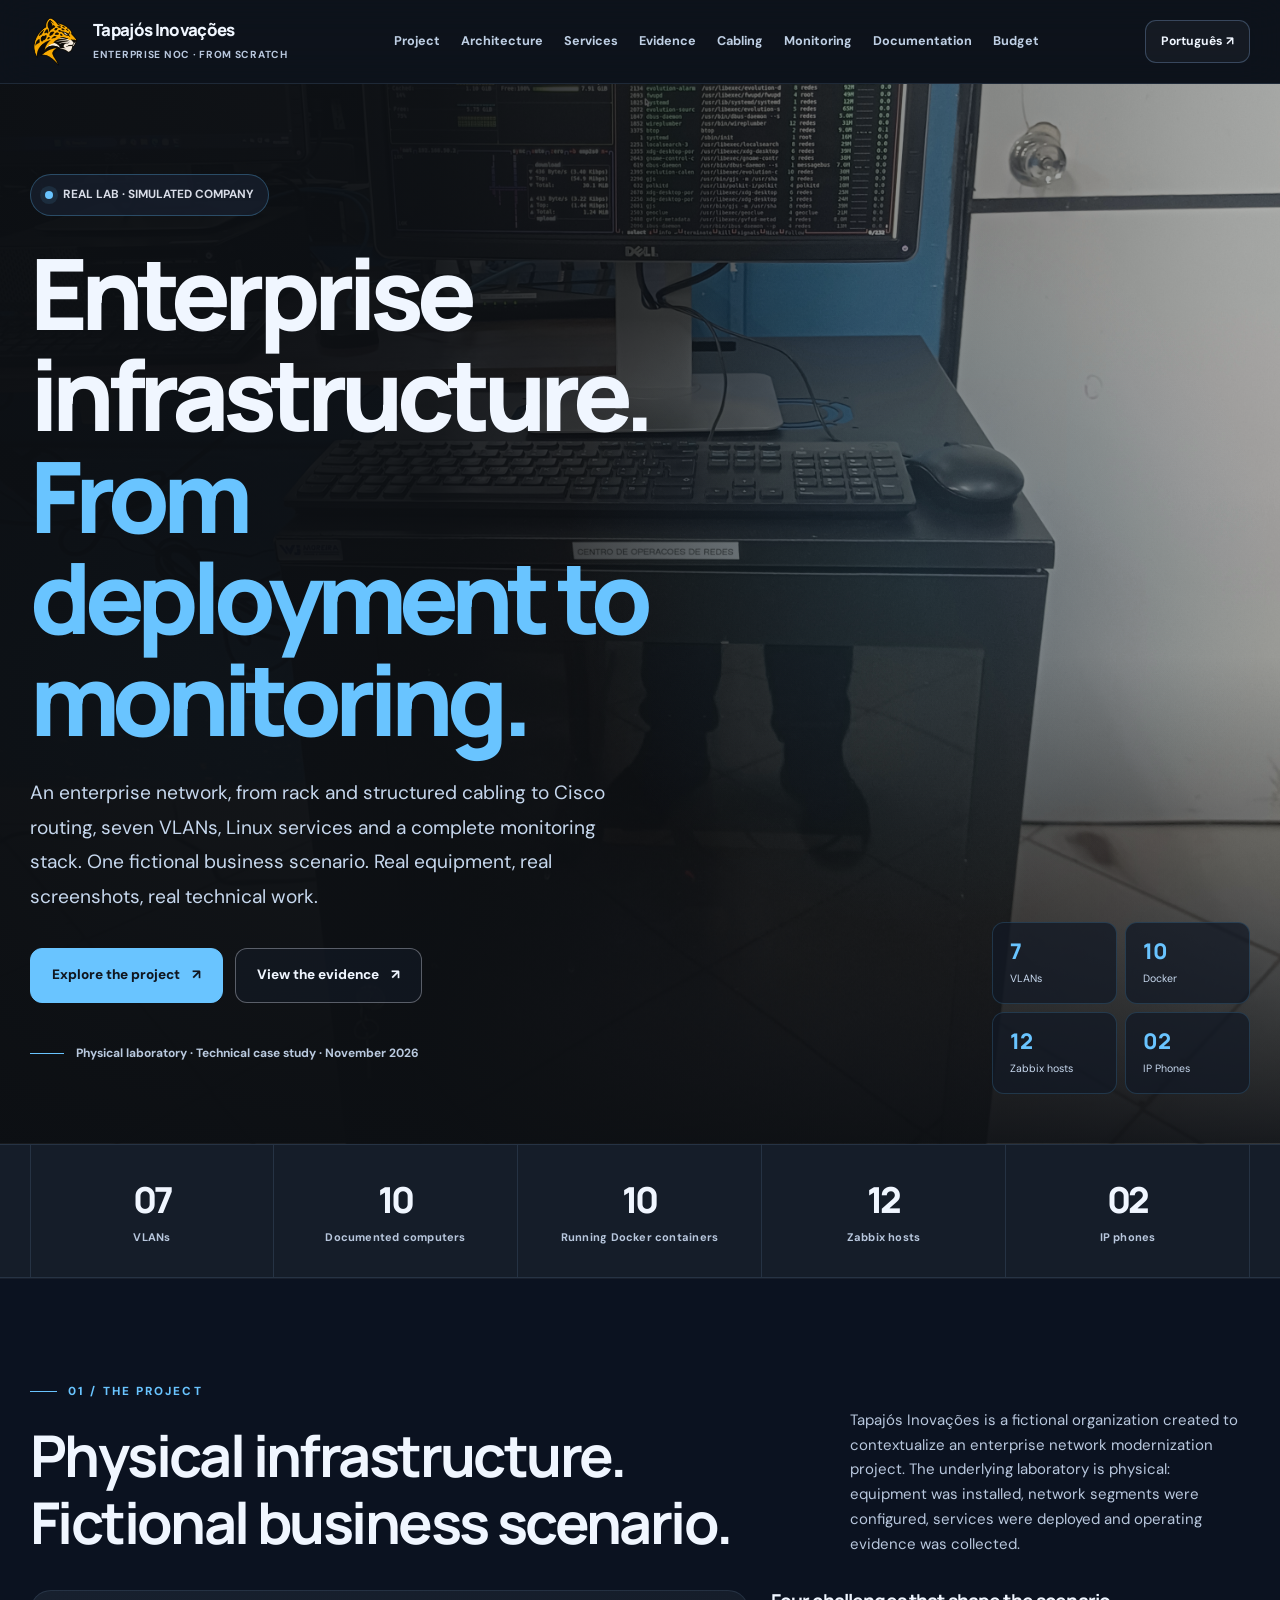
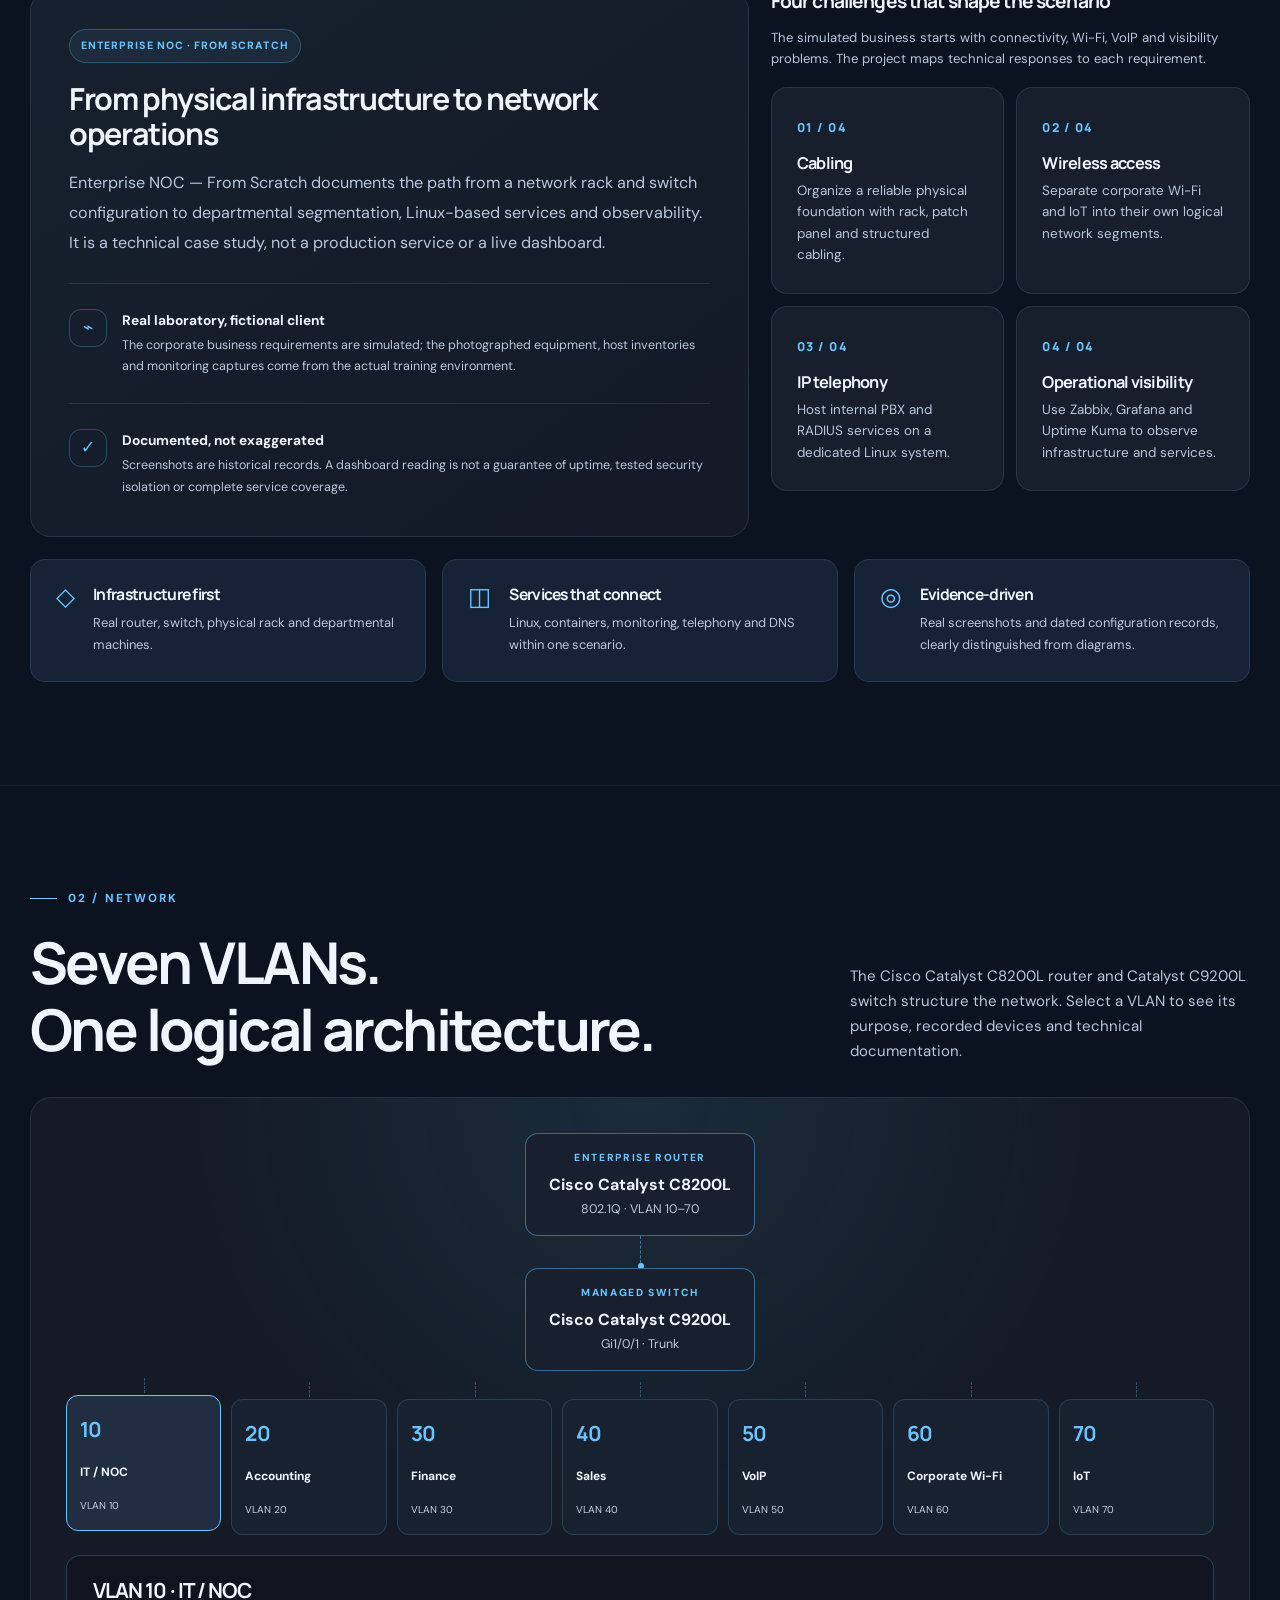
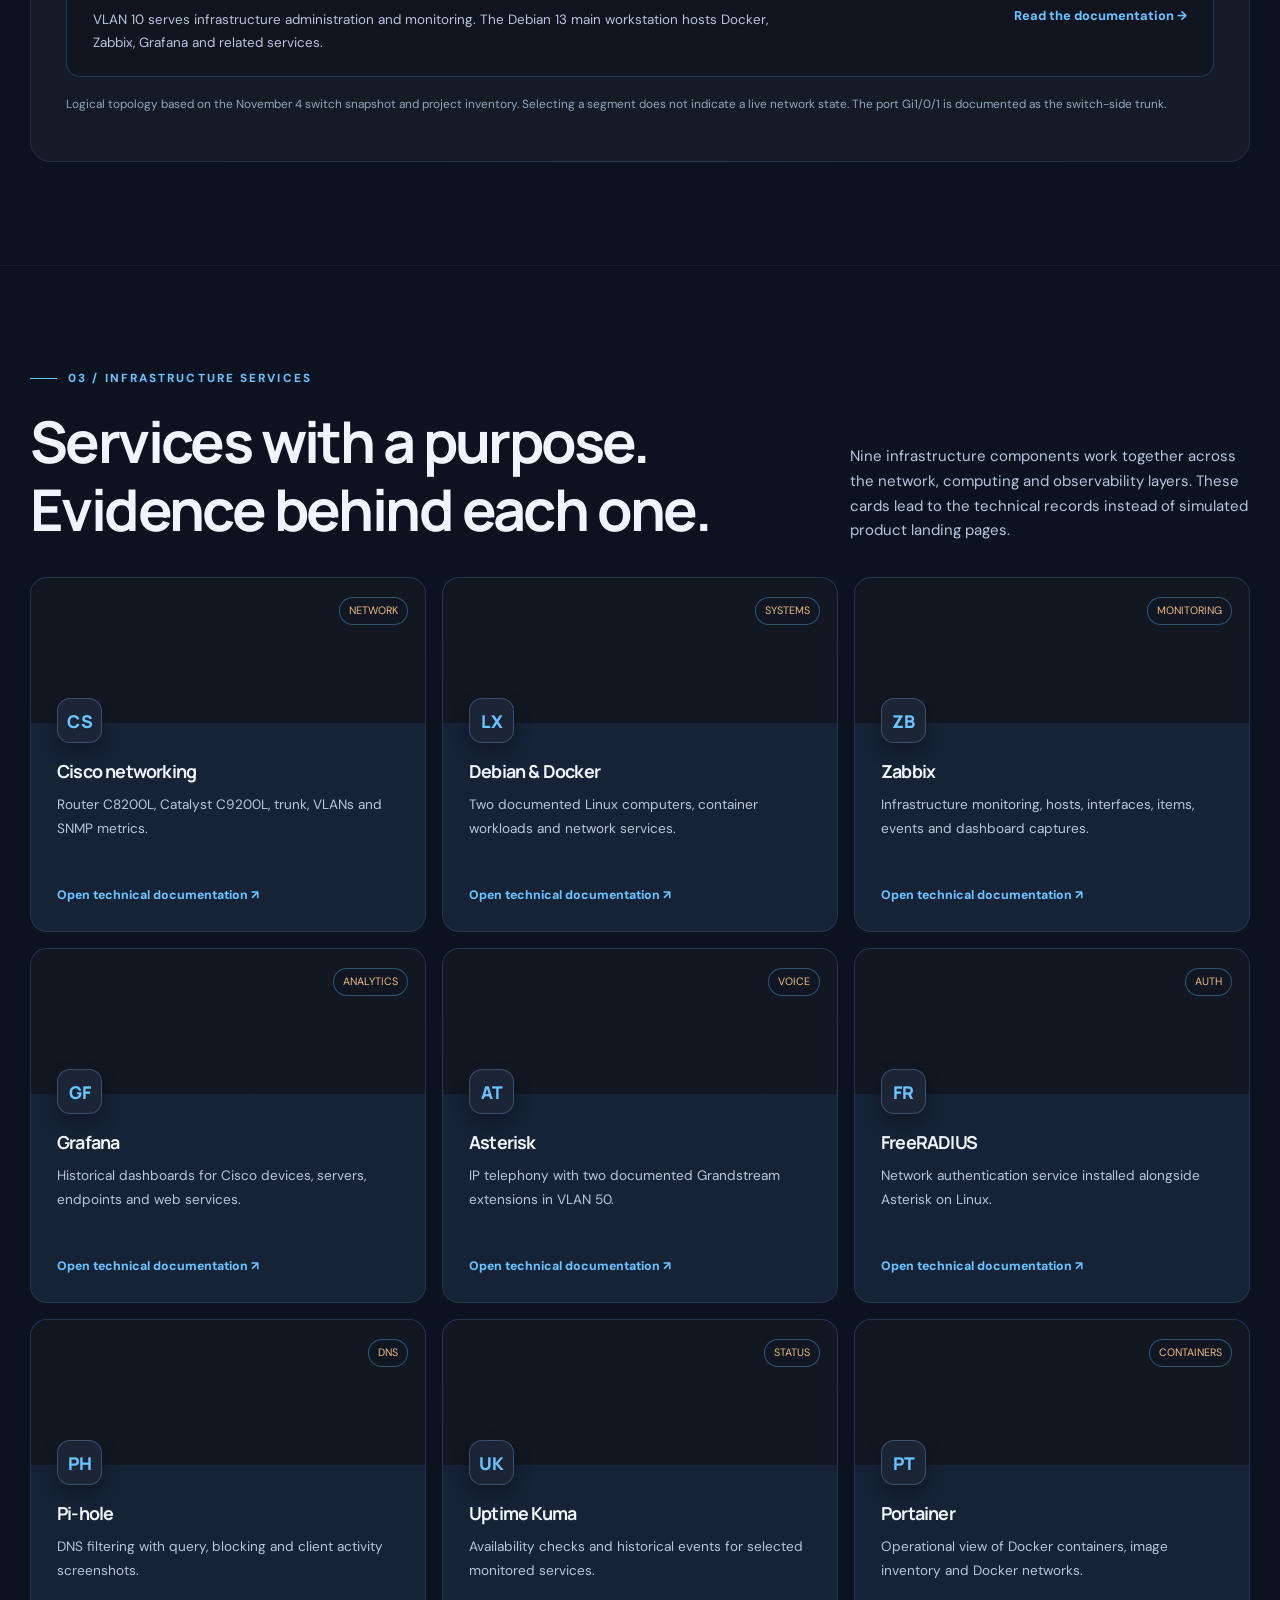
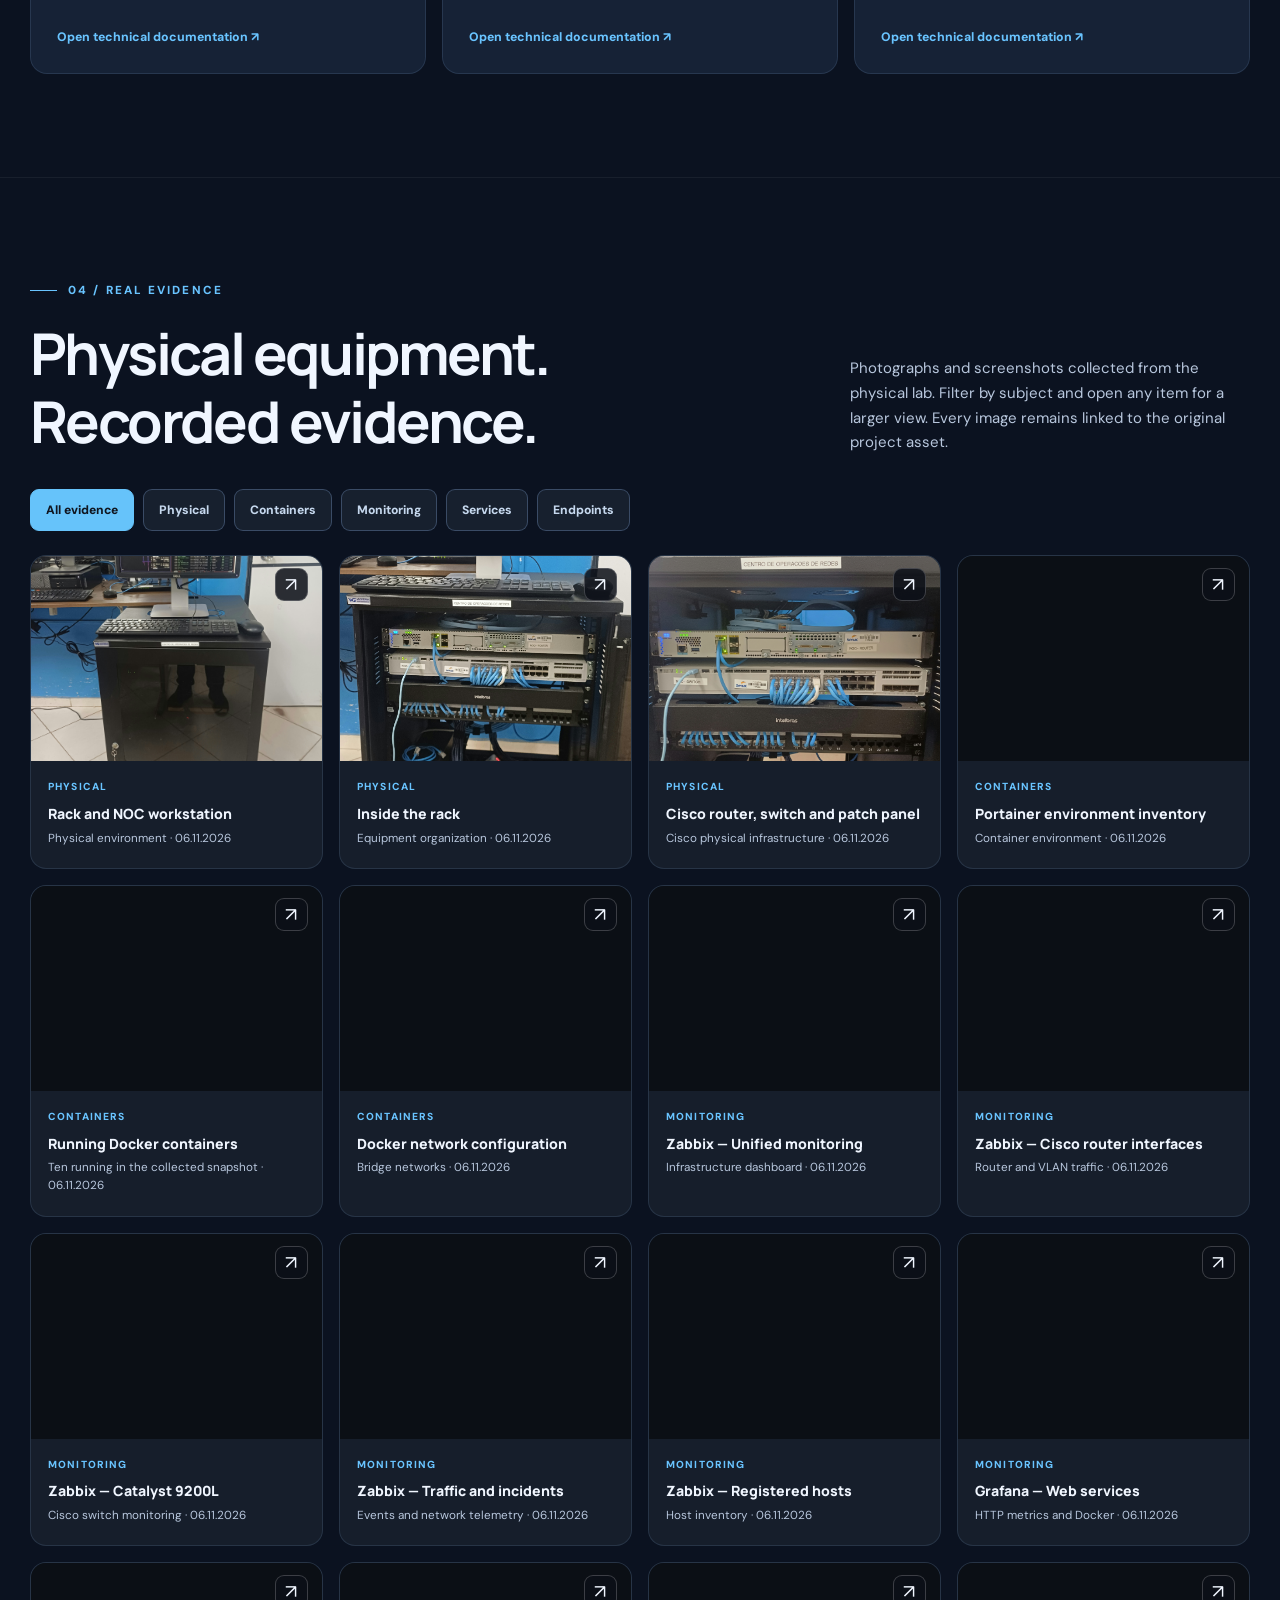
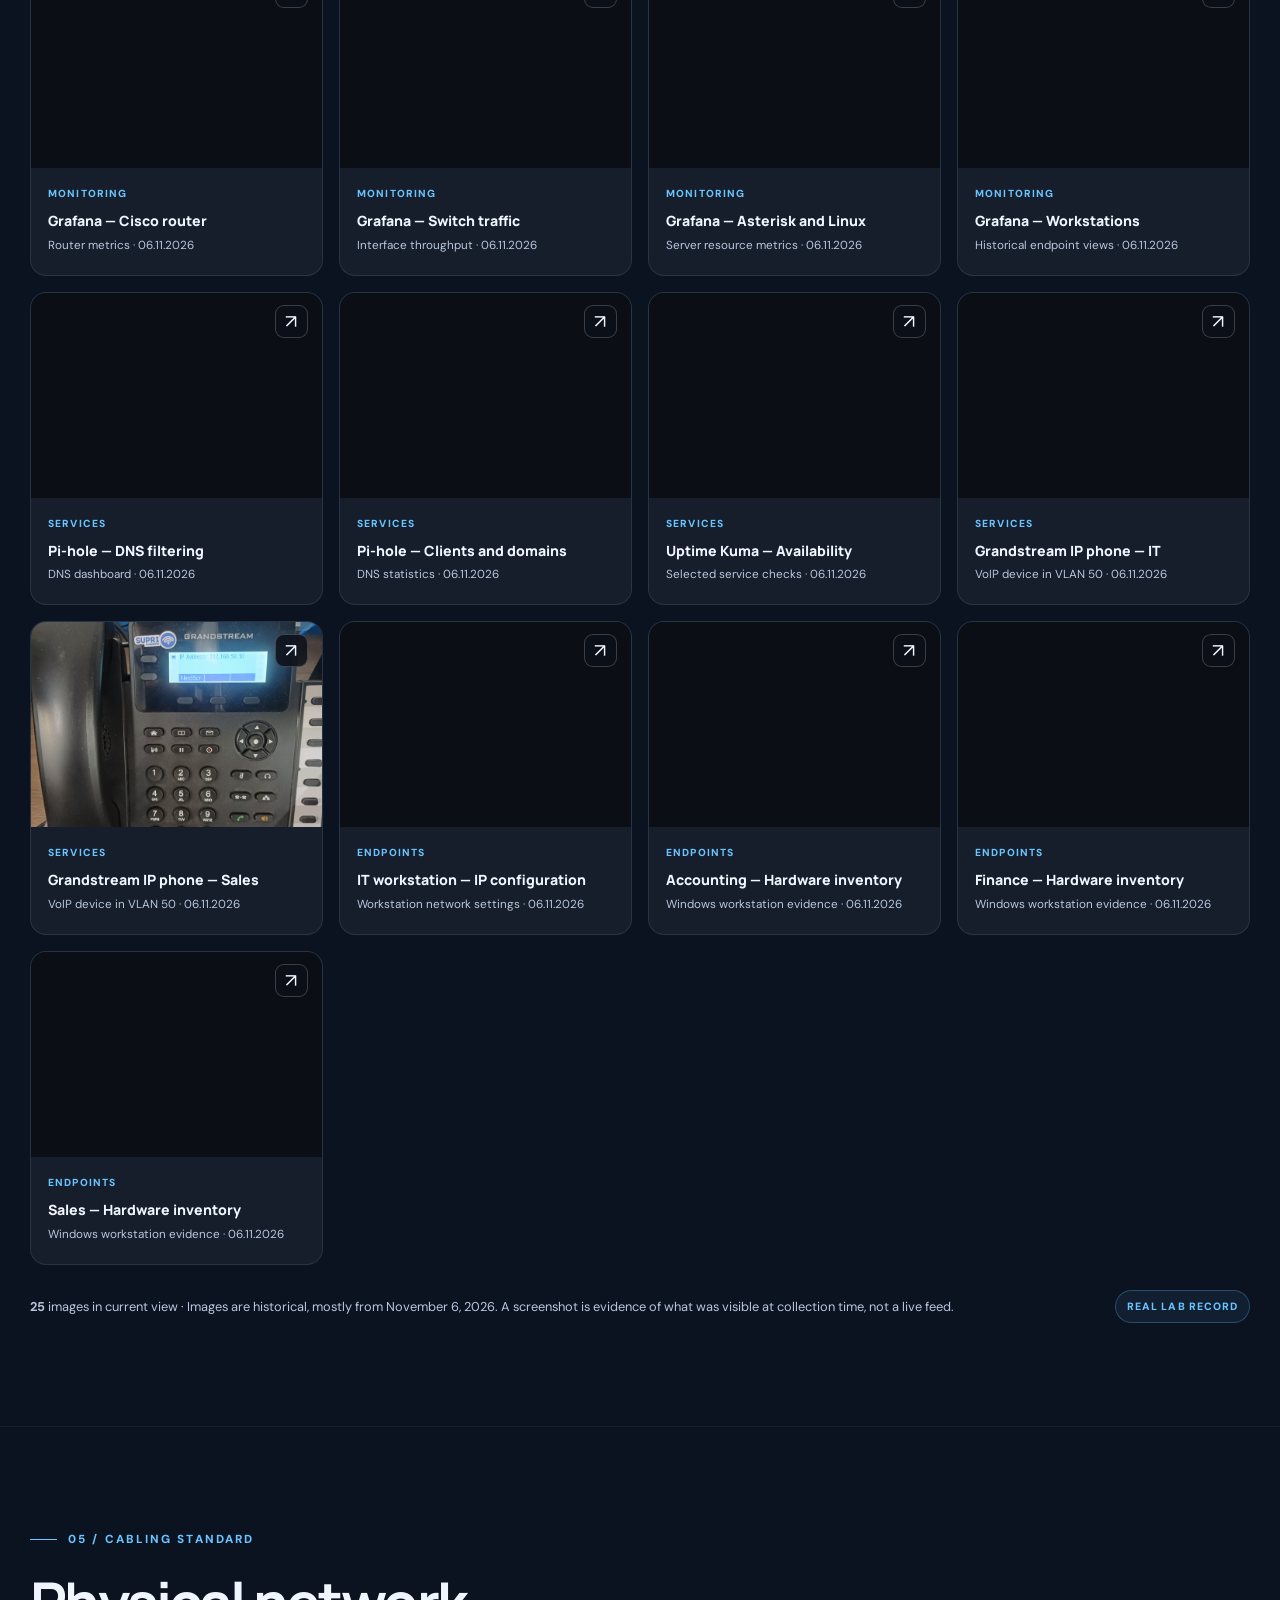
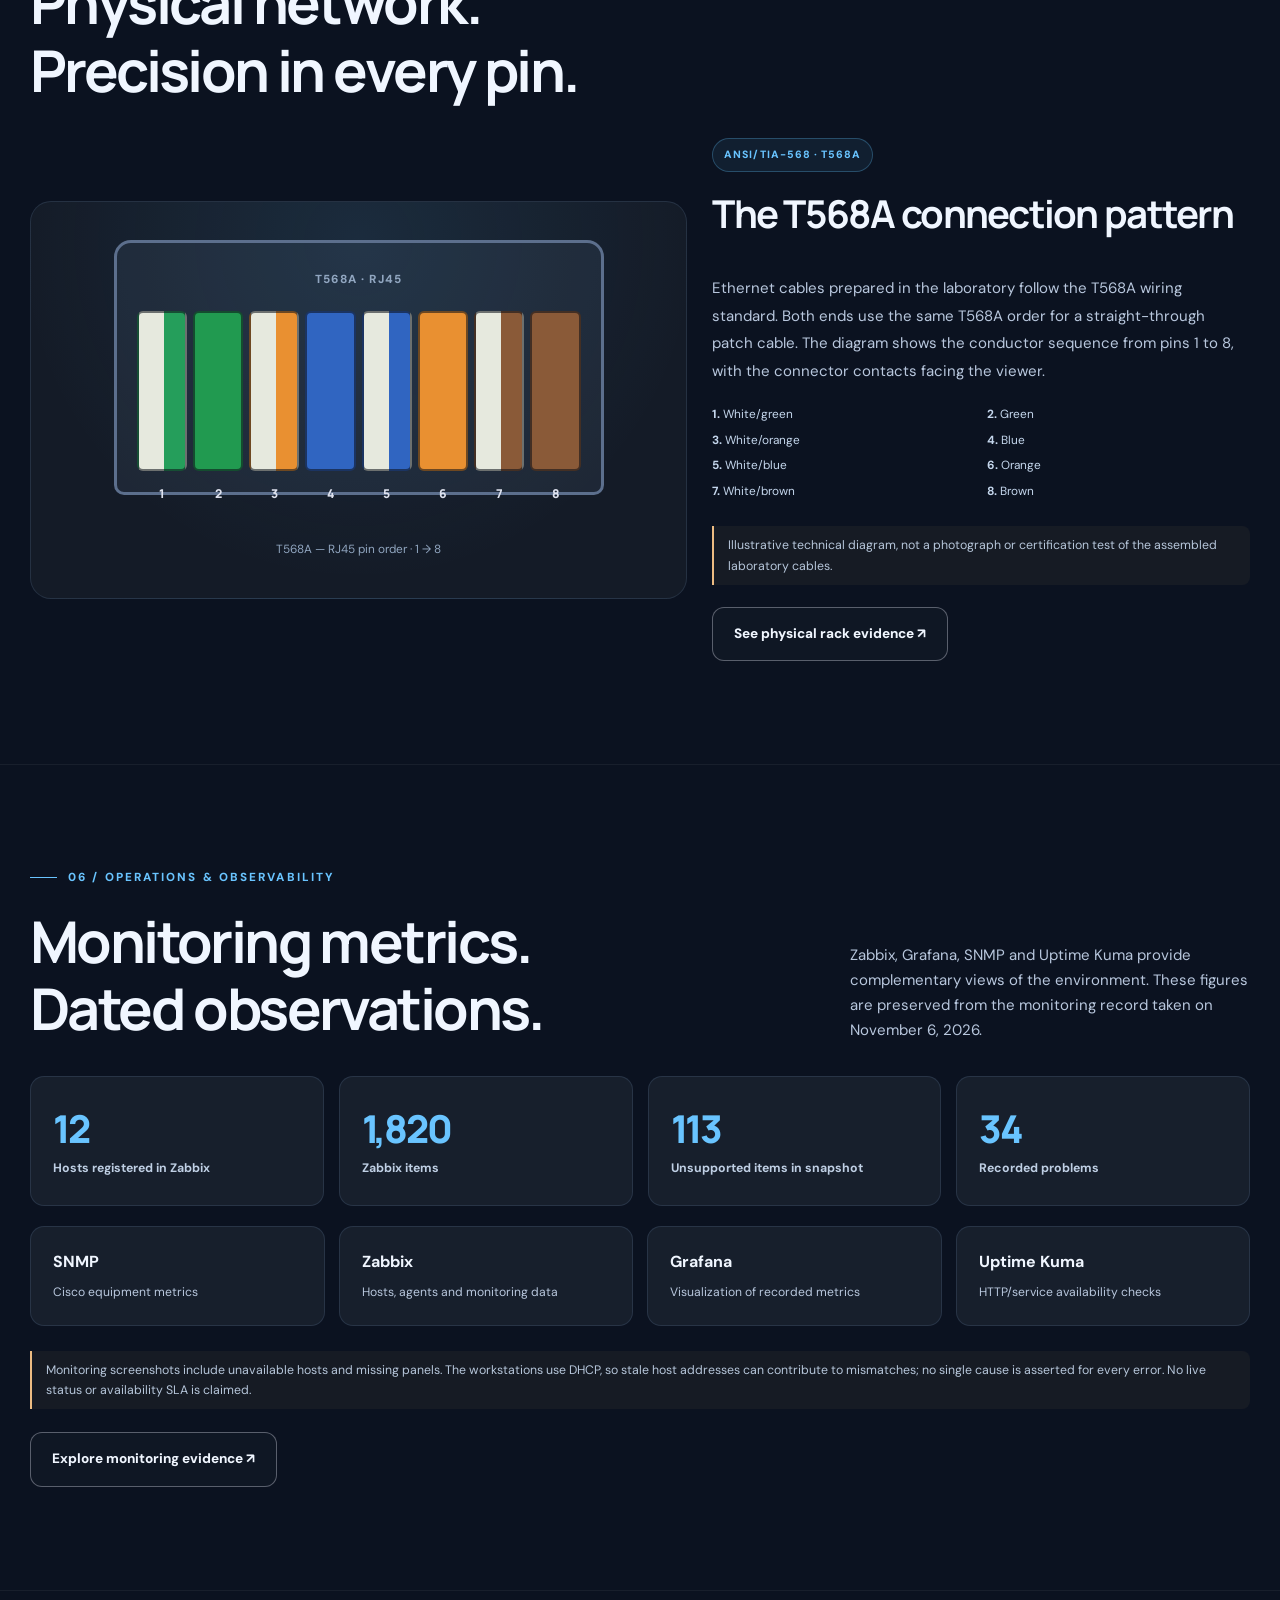
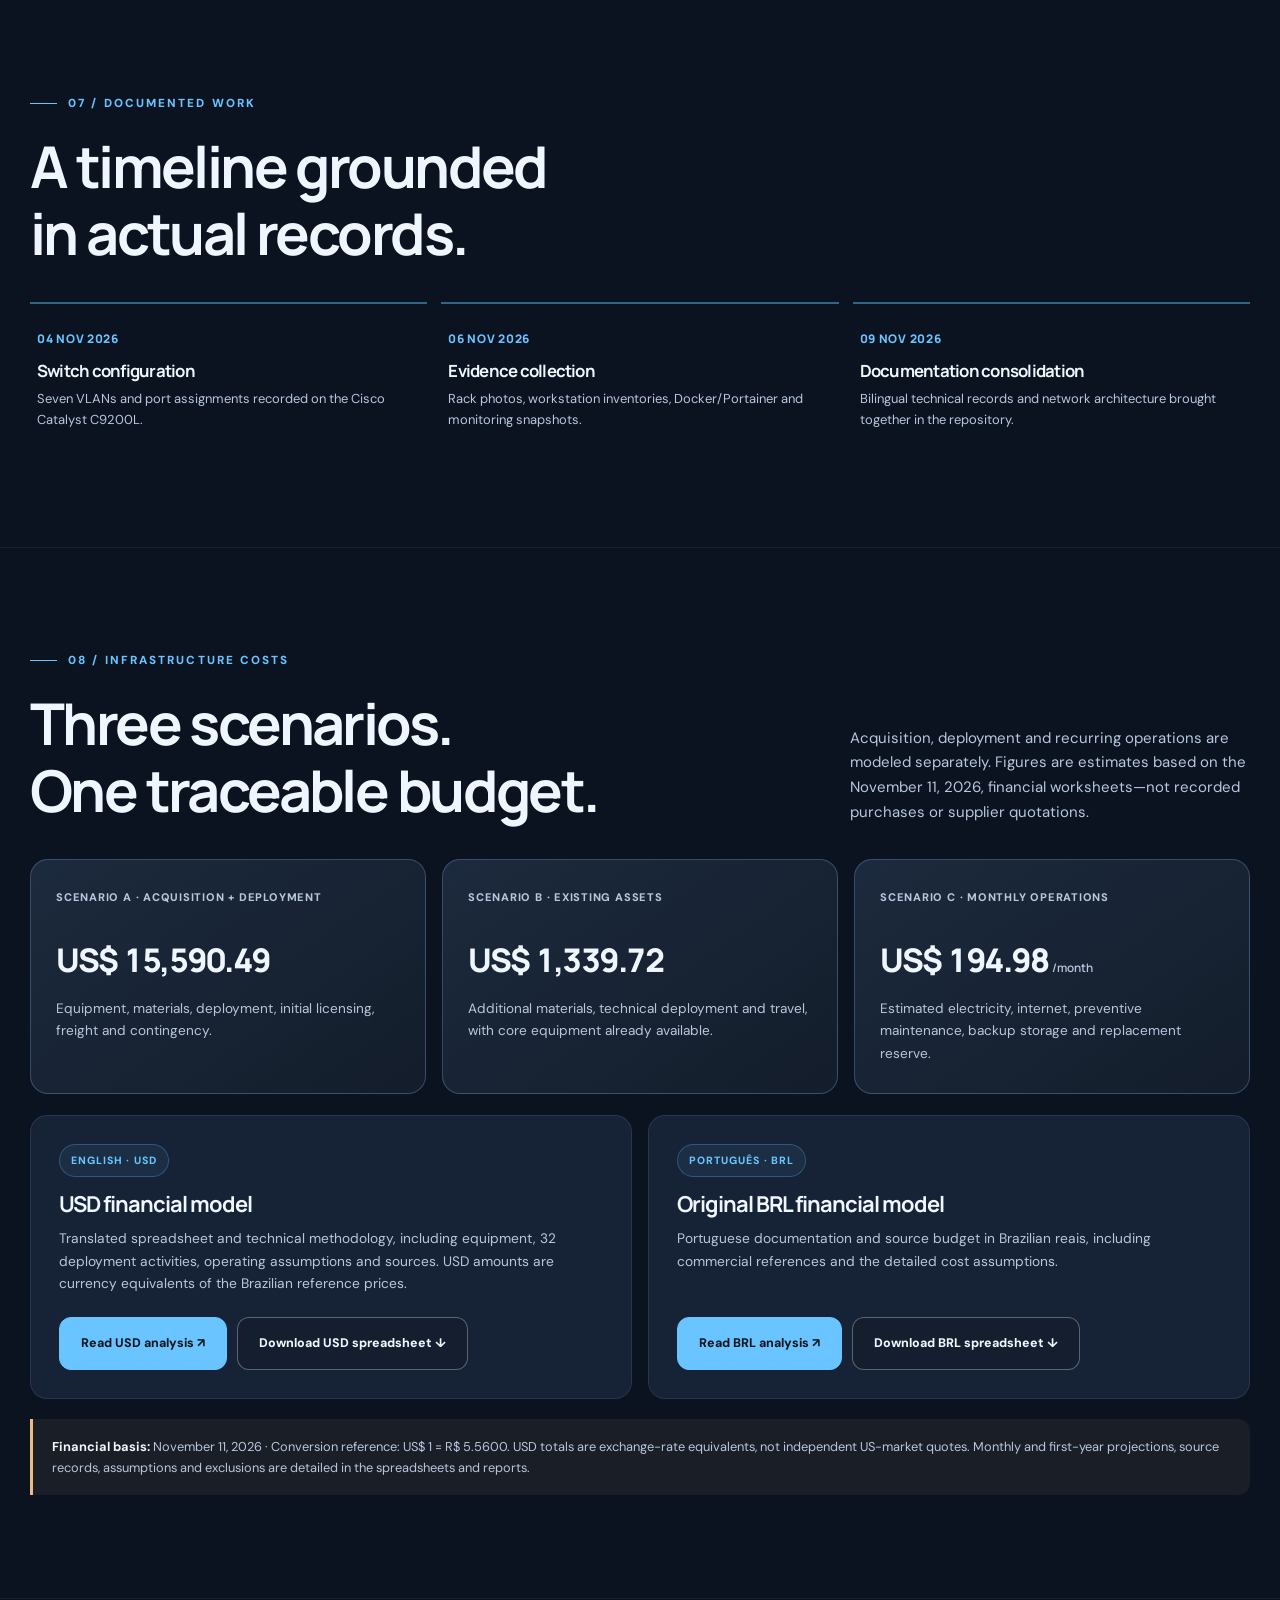
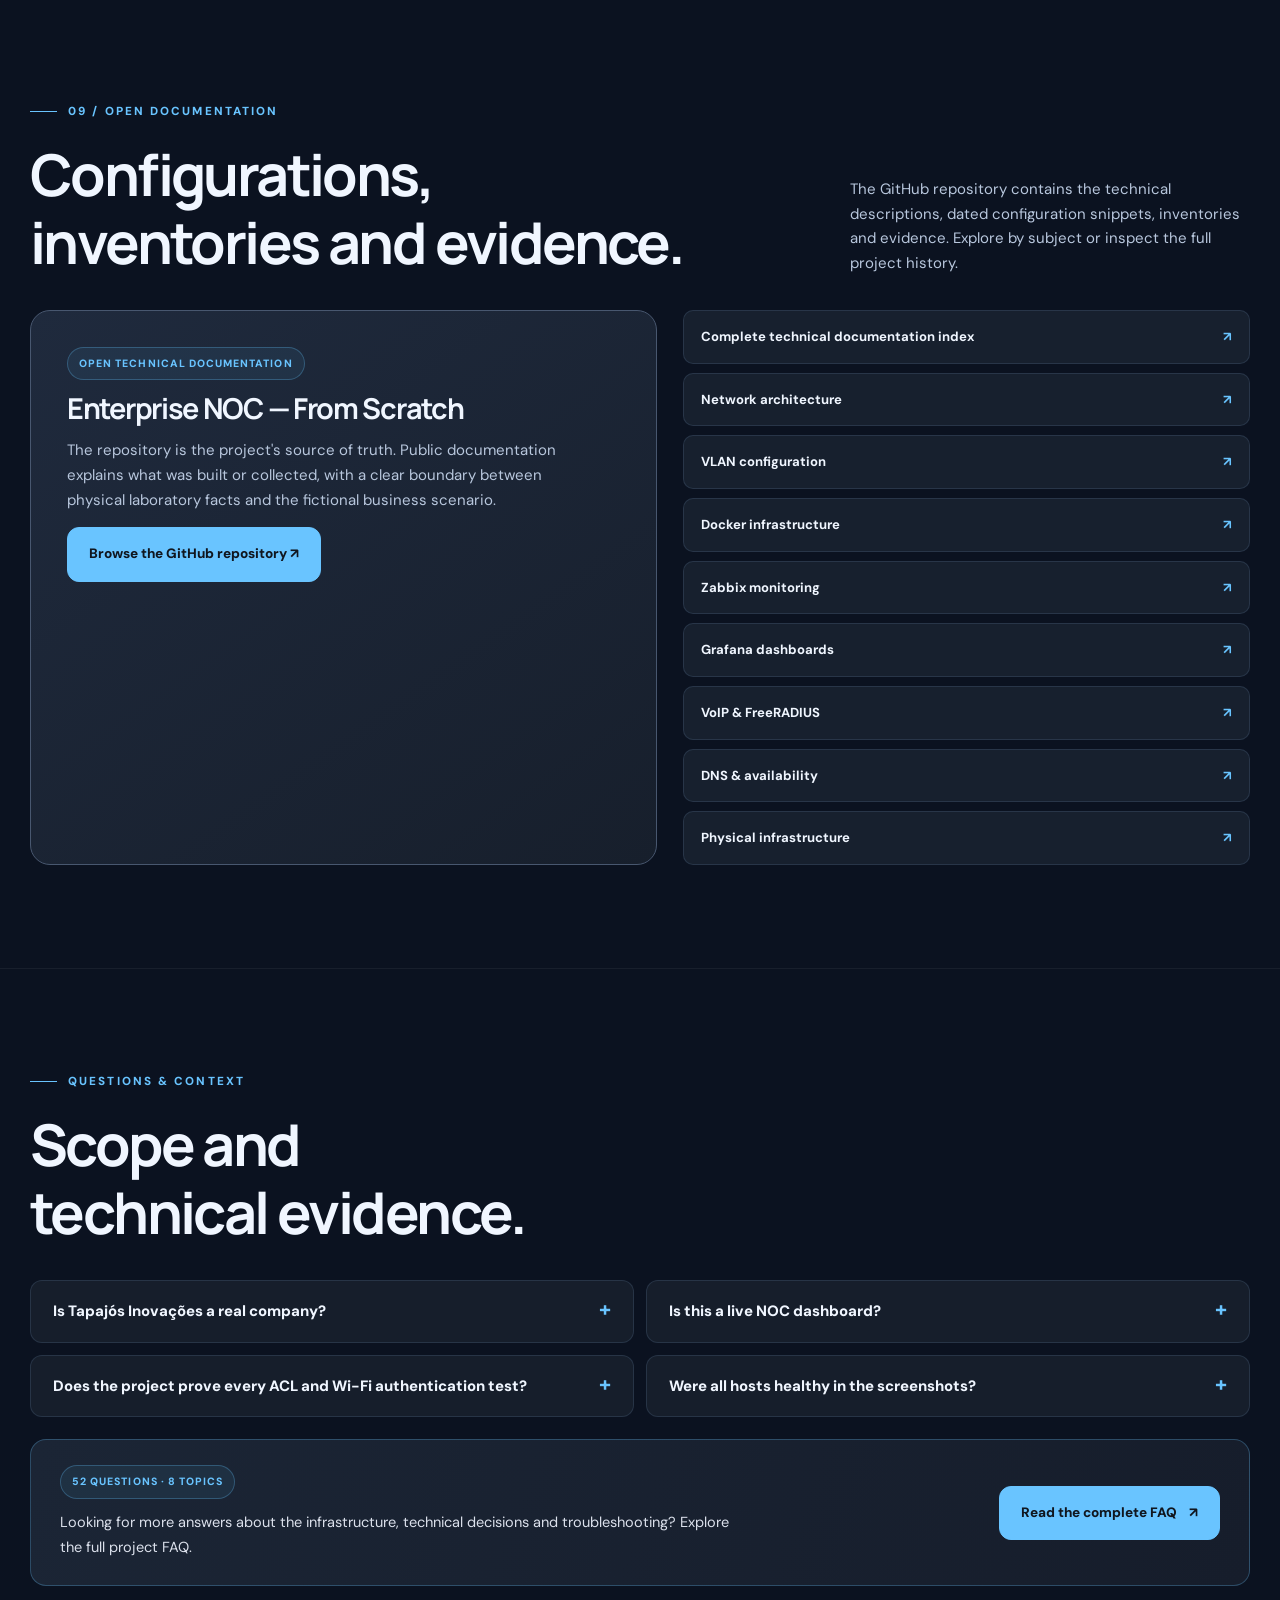
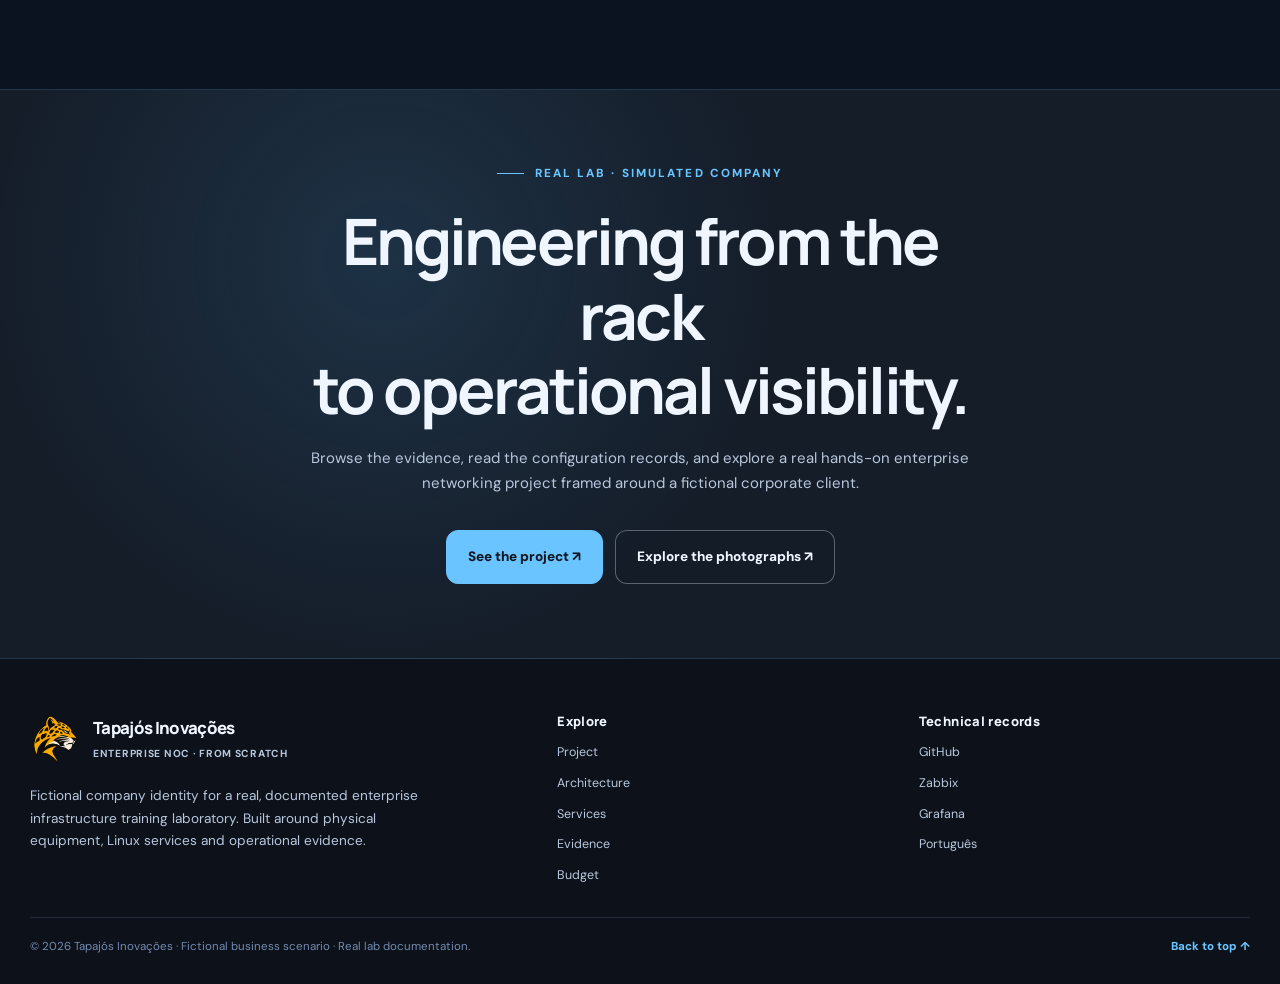
<file: docs/index.html>
<!doctype html>
<html lang="en">
<head>
<meta charset="utf-8">
<meta name="viewport" content="width=device-width, initial-scale=1">
<meta name="theme-color" content="#0b1220">
<meta name="description" content="Explore a real physical enterprise networking laboratory through infrastructure photos, VLAN architecture, Linux services, Docker and Zabbix/Grafana dashboards.">
<meta property="og:type" content="website">
<meta property="og:title" content="Tapajós Inovações — Enterprise NOC | Infrastructure &amp; Observability">
<meta property="og:description" content="Explore a real physical enterprise networking laboratory through infrastructure photos, VLAN architecture, Linux services, Docker and Zabbix/Grafana dashboards.">
<meta property="og:image" content="https://kayo-willian.github.io/enterprise-noc-from-scratch/assets/images/physical/network-infrastructure-overview.jpg">
<meta property="og:url" content="https://kayo-willian.github.io/enterprise-noc-from-scratch/">
<link rel="canonical" href="https://kayo-willian.github.io/enterprise-noc-from-scratch/">
<link rel="alternate" hreflang="en" href="https://kayo-willian.github.io/enterprise-noc-from-scratch/">
<link rel="alternate" hreflang="pt-BR" href="https://kayo-willian.github.io/enterprise-noc-from-scratch/pt-BR/">
<link rel="icon" type="image/png" href="assets/brand/tapajos-jaguar-favicon.png">
<link rel="preload" as="image" href="assets/images/physical/network-infrastructure-overview.jpg">
<link rel="stylesheet" href="assets/css/site.css">
<script defer src="assets/js/site.js"></script>
<title>Tapajós Inovações — Enterprise NOC | Infrastructure &amp; Observability</title>
</head>
<body id="top">
<a class="show-on-focus" href="#main">Skip to content</a>
<div class="reading-line" aria-hidden="true"></div>
<header class="site-head">
 <div class="nav">
  <a href="#top" class="brand" aria-label="Tapajós Inovações — Enterprise NOC"><img width="51" height="51" src="assets/brand/tapajos-jaguar-logo.png" alt=""><span><span class="brand-name">Tapajós Inovações</span><span class="brand-sub">Enterprise NOC · From Scratch</span></span></a>
  <nav id="primary-nav" class="nav-links" aria-label="Main navigation"><a href="#about">Project</a>
<a href="#architecture">Architecture</a>
<a href="#services">Services</a>
<a href="#evidence">Evidence</a>
<a href="#cabling">Cabling</a>
<a href="#monitoring">Monitoring</a>
<a href="#documentation">Documentation</a>
<a href="#budget">Budget</a></nav>
  <div class="nav-right"><a class="lang-btn" lang="pt-BR" hreflang="pt-BR" href="pt-BR/index.html">Português ↗</a><button type="button" class="menu-btn" data-menu aria-controls="primary-nav" aria-expanded="false" aria-label="Open navigation">☰</button></div>
 </div>
</header>
<main id="main">
<section class="hero" id="home">
<div class="hero-image" aria-hidden="true"></div>
<div class="wrap hero-content"><div class="hero-copy">
 <span class="hero-flag"><b aria-hidden="true"></b>REAL LAB · SIMULATED COMPANY</span>
 <h1>Enterprise infrastructure.<em>From deployment to monitoring.</em></h1>
 <p>An enterprise network, from rack and structured cabling to Cisco routing, seven VLANs, Linux services and a complete monitoring stack. One fictional business scenario. Real equipment, real screenshots, real technical work.</p>
 <div class="actions"><a class="btn btn-main" href="#about">Explore the project <span aria-hidden="true">↗</span></a><a class="btn btn-outline" href="#evidence">View the evidence <span aria-hidden="true">↗</span></a></div>
 <div class="hero-foot"><i aria-hidden="true"></i>Physical laboratory · Technical case study · November 2026</div>
</div><aside class="hero-index" aria-label="SNAPSHOTS, NOT LIVE DATA"><div class="mini"><b>7</b><span>VLANs</span></div><div class="mini"><b>10</b><span>Docker</span></div><div class="mini"><b>12</b><span>Zabbix hosts</span></div><div class="mini"><b>02</b><span>IP Phones</span></div></aside></div>
</section>
<div class="stats"><div class="wrap stat-grid"><div class="stat"><strong>07</strong><span>VLANs</span></div><div class="stat"><strong>10</strong><span>Documented computers</span></div><div class="stat"><strong>10</strong><span>Running Docker containers</span></div><div class="stat"><strong>12</strong><span>Zabbix hosts</span></div><div class="stat"><strong>02</strong><span>IP phones</span></div></div></div>
<section class="section" id="about"><div class="wrap">
<div class="section-head reveal"><div><div class="kicker eyebrow">01 / THE PROJECT</div><h2>Physical infrastructure.<br>Fictional business scenario.</h2></div><p>Tapajós Inovações is a fictional organization created to contextualize an enterprise network modernization project. The underlying laboratory is physical: equipment was installed, network segments were configured, services were deployed and operating evidence was collected.</p></div>
<div class="overview-grid"><div class="big-panel reveal"><div class="chip">ENTERPRISE NOC · FROM SCRATCH</div><h3 style="margin-top:18px">From physical infrastructure to network operations</h3><p>Enterprise NOC — From Scratch documents the path from a network rack and switch configuration to departmental segmentation, Linux-based services and observability. It is a technical case study, not a production service or a live dashboard.</p><div class="factline"><span class="icon-ring" aria-hidden="true">⌁</span><div><strong>Real laboratory, fictional client</strong><small>The corporate business requirements are simulated; the photographed equipment, host inventories and monitoring captures come from the actual training environment.</small></div></div><div class="factline"><span class="icon-ring" aria-hidden="true">✓</span><div><strong>Documented, not exaggerated</strong><small>Screenshots are historical records. A dashboard reading is not a guarantee of uptime, tested security isolation or complete service coverage.</small></div></div></div><div><h3 style="font-size:1.2rem;margin:0 0 14px">Four challenges that shape the scenario</h3><p style="font-size:.82rem;margin-bottom:17px">The simulated business starts with connectivity, Wi-Fi, VoIP and visibility problems. The project maps technical responses to each requirement.</p><div class="scenario"><article class="scenario-card"><span class="num">01 / 04</span><h4>Cabling</h4><p>Organize a reliable physical foundation with rack, patch panel and structured cabling.</p></article>
<article class="scenario-card"><span class="num">02 / 04</span><h4>Wireless access</h4><p>Separate corporate Wi-Fi and IoT into their own logical network segments.</p></article>
<article class="scenario-card"><span class="num">03 / 04</span><h4>IP telephony</h4><p>Host internal PBX and RADIUS services on a dedicated Linux system.</p></article>
<article class="scenario-card"><span class="num">04 / 04</span><h4>Operational visibility</h4><p>Use Zabbix, Grafana and Uptime Kuma to observe infrastructure and services.</p></article></div></div></div>
<div class="feature-rail"><article class="feature"><div class="glyph" aria-hidden="true">◇</div><div><h4>Infrastructure first</h4><p>Real router, switch, physical rack and departmental machines.</p></div></article>
<article class="feature"><div class="glyph" aria-hidden="true">◫</div><div><h4>Services that connect</h4><p>Linux, containers, monitoring, telephony and DNS within one scenario.</p></div></article>
<article class="feature"><div class="glyph" aria-hidden="true">◎</div><div><h4>Evidence-driven</h4><p>Real screenshots and dated configuration records, clearly distinguished from diagrams.</p></div></article></div>
</div></section>
<section class="section" id="architecture"><div class="wrap">
<div class="section-head reveal"><div><div class="kicker eyebrow">02 / NETWORK</div><h2>Seven VLANs.<br>One logical architecture.</h2></div><p>The Cisco Catalyst C8200L router and Catalyst C9200L switch structure the network. Select a VLAN to see its purpose, recorded devices and technical documentation.</p></div>
<div class="topology reveal"><div class="network-flow"><div class="network-node"><span class="node-type">ENTERPRISE ROUTER</span><strong>Cisco Catalyst C8200L</strong><small>802.1Q · VLAN 10–70</small></div><div class="flow-stem" aria-hidden="true"></div><div class="network-node"><span class="node-type">MANAGED SWITCH</span><strong>Cisco Catalyst C9200L</strong><small>Gi1/0/1 · Trunk</small></div></div>
<div class="vlan-grid" role="group" aria-label="VLAN selection"><button type="button" class="vlan" data-vlan="10" data-title="VLAN 10 · IT / NOC" data-description="VLAN 10 serves infrastructure administration and monitoring. The Debian 13 main workstation hosts Docker, Zabbix, Grafana and related services." data-url="https://github.com/kayo-willian/enterprise-noc-from-scratch/blob/main/docs/networking/vlans.md" data-link="Read the documentation →" aria-pressed="true"><b>10</b><span>IT / NOC</span><em>VLAN 10</em></button>
<button type="button" class="vlan" data-vlan="20" data-title="VLAN 20 · Accounting" data-description="VLAN 20 serves the Accounting department. Three Windows workstations are recorded in the November 6 inventory." data-url="https://github.com/kayo-willian/enterprise-noc-from-scratch/blob/main/docs/networking/vlans.md" data-link="Read the documentation →" aria-pressed="false"><b>20</b><span>Accounting</span><em>VLAN 20</em></button>
<button type="button" class="vlan" data-vlan="30" data-title="VLAN 30 · Finance" data-description="VLAN 30 serves Finance. The hardware inventory documents two Windows workstations in this segment." data-url="https://github.com/kayo-willian/enterprise-noc-from-scratch/blob/main/docs/networking/vlans.md" data-link="Read the documentation →" aria-pressed="false"><b>30</b><span>Finance</span><em>VLAN 30</em></button>
<button type="button" class="vlan" data-vlan="40" data-title="VLAN 40 · Sales" data-description="VLAN 40 serves Sales. The equipment inventory includes two Windows workstations." data-url="https://github.com/kayo-willian/enterprise-noc-from-scratch/blob/main/docs/networking/vlans.md" data-link="Read the documentation →" aria-pressed="false"><b>40</b><span>Sales</span><em>VLAN 40</em></button>
<button type="button" class="vlan" data-vlan="50" data-title="VLAN 50 · VoIP" data-description="VLAN 50 is the voice and authentication segment. It includes the Asterisk / FreeRADIUS Linux server and two Grandstream phones." data-url="https://github.com/kayo-willian/enterprise-noc-from-scratch/blob/main/docs/services/asterisk-freeradius.md" data-link="Read the documentation →" aria-pressed="false"><b>50</b><span>VoIP</span><em>VLAN 50</em></button>
<button type="button" class="vlan" data-vlan="60" data-title="VLAN 60 · Corporate Wi-Fi" data-description="VLAN 60 is dedicated to corporate wireless access through a TP-Link Archer AX53. The November 4 switch snapshot assigns Gi1/0/15 to VLAN 60." data-url="https://github.com/kayo-willian/enterprise-noc-from-scratch/blob/main/docs/networking/corporate-wifi-vlan60.md" data-link="Read the documentation →" aria-pressed="false"><b>60</b><span>Corporate Wi-Fi</span><em>VLAN 60</em></button>
<button type="button" class="vlan" data-vlan="70" data-title="VLAN 70 · IoT" data-description="VLAN 70 separates IoT connectivity. An Amazon Alexa connects over Wi-Fi to a dedicated Archer AX53, connected by Ethernet to the switch; Gi1/0/14 is assigned to VLAN 70." data-url="https://github.com/kayo-willian/enterprise-noc-from-scratch/blob/main/docs/networking/iot-vlan70.md" data-link="Read the documentation →" aria-pressed="false"><b>70</b><span>IoT</span><em>VLAN 70</em></button></div>
<div class="vlan-detail" data-vlan-detail aria-live="polite"><div><h3 data-vlan-title></h3><p data-vlan-description></p></div><a data-vlan-link href="#documentation" target="_blank" rel="noopener noreferrer">Read technical record →</a></div>
<p class="caption">Logical topology based on the November 4 switch snapshot and project inventory. Selecting a segment does not indicate a live network state. The port Gi1/0/1 is documented as the switch-side trunk.</p></div></div>
</section>
<section class="section" id="services"><div class="wrap">
<div class="section-head reveal"><div><div class="kicker eyebrow">03 / INFRASTRUCTURE SERVICES</div><h2>Services with a purpose.<br>Evidence behind each one.</h2></div><p>Nine infrastructure components work together across the network, computing and observability layers. These cards lead to the technical records instead of simulated product landing pages.</p></div>
<div class="services-grid"><article class="service reveal"><span class="tag">NETWORK</span><div class="service-photo"><img src="assets/images/physical/cisco-router-switch-patch-panel.jpg" loading="lazy" decoding="async" alt="Cisco router, switch and patch panel" width="640" height="360"></div><div class="service-mark" aria-hidden="true">CS</div><h3>Cisco networking</h3><p>Router C8200L, Catalyst C9200L, trunk, VLANs and SNMP metrics.</p><a href="https://github.com/kayo-willian/enterprise-noc-from-scratch/blob/main/docs/networking/switch-vlan-snapshot-2026-11-04.md" target="_blank" rel="noopener noreferrer">Open technical documentation ↗</a></article>
<article class="service reveal"><span class="tag">SYSTEMS</span><div class="service-photo"><img src="assets/images/docker/portainer-running-containers.png" loading="lazy" decoding="async" alt="Docker containers running on Debian Linux" width="640" height="360"></div><div class="service-mark" aria-hidden="true">LX</div><h3>Debian &amp; Docker</h3><p>Two documented Linux computers, container workloads and network services.</p><a href="https://github.com/kayo-willian/enterprise-noc-from-scratch/blob/main/docs/containers/docker-services.md" target="_blank" rel="noopener noreferrer">Open technical documentation ↗</a></article>
<article class="service reveal"><span class="tag">MONITORING</span><div class="service-photo"><img src="assets/images/monitoring/zabbix/zabbix_dashboard1.png" loading="lazy" decoding="async" alt="Zabbix infrastructure monitoring dashboard" width="640" height="360"></div><div class="service-mark" aria-hidden="true">ZB</div><h3>Zabbix</h3><p>Infrastructure monitoring, hosts, interfaces, items, events and dashboard captures.</p><a href="https://github.com/kayo-willian/enterprise-noc-from-scratch/blob/main/docs/monitoring/zabbix-monitoring.md" target="_blank" rel="noopener noreferrer">Open technical documentation ↗</a></article>
<article class="service reveal"><span class="tag">ANALYTICS</span><div class="service-photo"><img src="assets/images/monitoring/grafana/grafana_order.png" loading="lazy" decoding="async" alt="Grafana dashboard organization" width="640" height="360"></div><div class="service-mark" aria-hidden="true">GF</div><h3>Grafana</h3><p>Historical dashboards for Cisco devices, servers, endpoints and web services.</p><a href="https://github.com/kayo-willian/enterprise-noc-from-scratch/blob/main/docs/monitoring/grafana-monitoring.md" target="_blank" rel="noopener noreferrer">Open technical documentation ↗</a></article>
<article class="service reveal"><span class="tag">VOICE</span><div class="service-photo"><img src="assets/images/voip/20261106_182149.jpg" loading="lazy" decoding="async" alt="Grandstream IP phone in the laboratory" width="640" height="360"></div><div class="service-mark" aria-hidden="true">AT</div><h3>Asterisk</h3><p>IP telephony with two documented Grandstream extensions in VLAN 50.</p><a href="https://github.com/kayo-willian/enterprise-noc-from-scratch/blob/main/docs/services/asterisk-freeradius.md" target="_blank" rel="noopener noreferrer">Open technical documentation ↗</a></article>
<article class="service reveal"><span class="tag">AUTH</span><div class="service-photo"><img src="assets/images/monitoring/grafana/grafana_dashboard_asterisk.png" loading="lazy" decoding="async" alt="Linux service host resource metrics (not RADIUS login evidence)" width="640" height="360"></div><div class="service-mark" aria-hidden="true">FR</div><h3>FreeRADIUS</h3><p>Network authentication service installed alongside Asterisk on Linux.</p><a href="https://github.com/kayo-willian/enterprise-noc-from-scratch/blob/main/docs/services/asterisk-freeradius.md" target="_blank" rel="noopener noreferrer">Open technical documentation ↗</a></article>
<article class="service reveal"><span class="tag">DNS</span><div class="service-photo"><img src="assets/images/services/pihole_dashboard.png" loading="lazy" decoding="async" alt="Pi-hole DNS filtering dashboard" width="640" height="360"></div><div class="service-mark" aria-hidden="true">PH</div><h3>Pi-hole</h3><p>DNS filtering with query, blocking and client activity screenshots.</p><a href="https://github.com/kayo-willian/enterprise-noc-from-scratch/blob/main/docs/services/dns-and-availability.md" target="_blank" rel="noopener noreferrer">Open technical documentation ↗</a></article>
<article class="service reveal"><span class="tag">STATUS</span><div class="service-photo"><img src="assets/images/services/UpTimeKuma.png" loading="lazy" decoding="async" alt="Uptime Kuma service availability dashboard" width="640" height="360"></div><div class="service-mark" aria-hidden="true">UK</div><h3>Uptime Kuma</h3><p>Availability checks and historical events for selected monitored services.</p><a href="https://github.com/kayo-willian/enterprise-noc-from-scratch/blob/main/docs/services/dns-and-availability.md" target="_blank" rel="noopener noreferrer">Open technical documentation ↗</a></article>
<article class="service reveal"><span class="tag">CONTAINERS</span><div class="service-photo"><img src="assets/images/docker/portainer-environment-summary.png" loading="lazy" decoding="async" alt="Portainer container environment summary" width="640" height="360"></div><div class="service-mark" aria-hidden="true">PT</div><h3>Portainer</h3><p>Operational view of Docker containers, image inventory and Docker networks.</p><a href="https://github.com/kayo-willian/enterprise-noc-from-scratch/blob/main/docs/containers/docker-services.md" target="_blank" rel="noopener noreferrer">Open technical documentation ↗</a></article></div>
</div></section>
<section class="section" id="evidence"><div class="wrap">
<div class="section-head reveal"><div><div class="kicker eyebrow">04 / REAL EVIDENCE</div><h2>Physical equipment.<br>Recorded evidence.</h2></div><p>Photographs and screenshots collected from the physical lab. Filter by subject and open any item for a larger view. Every image remains linked to the original project asset.</p></div>
<div class="gallery-controls" role="group" aria-label="Filter photographs and screenshots"><button class="filter" type="button" data-filter="all" aria-pressed="true">All evidence</button>
<button class="filter" type="button" data-filter="physical" aria-pressed="false">Physical</button>
<button class="filter" type="button" data-filter="docker" aria-pressed="false">Containers</button>
<button class="filter" type="button" data-filter="monitoring" aria-pressed="false">Monitoring</button>
<button class="filter" type="button" data-filter="services" aria-pressed="false">Services</button>
<button class="filter" type="button" data-filter="endpoints" aria-pressed="false">Endpoints</button></div>
<div class="gallery-grid"><button class="photo" type="button" data-category="physical" data-title="Rack and NOC workstation" data-note="Physical environment" aria-label="View: Rack and NOC workstation"><span class="photo-media"><img loading="lazy" decoding="async" src="assets/images/physical/network-infrastructure-overview.jpg" alt="Rack and NOC workstation" width="600" height="420"></span><span class="photo-info"><em>Physical</em><strong>Rack and NOC workstation</strong><small>Physical environment · 06.11.2026</small></span></button>
<button class="photo" type="button" data-category="physical" data-title="Inside the rack" data-note="Equipment organization" aria-label="View: Inside the rack"><span class="photo-media"><img loading="lazy" decoding="async" src="assets/images/physical/network-rack-interior.jpg" alt="Inside the rack" width="600" height="420"></span><span class="photo-info"><em>Physical</em><strong>Inside the rack</strong><small>Equipment organization · 06.11.2026</small></span></button>
<button class="photo" type="button" data-category="physical" data-title="Cisco router, switch and patch panel" data-note="Cisco physical infrastructure" aria-label="View: Cisco router, switch and patch panel"><span class="photo-media"><img loading="lazy" decoding="async" src="assets/images/physical/cisco-router-switch-patch-panel.jpg" alt="Cisco router, switch and patch panel" width="600" height="420"></span><span class="photo-info"><em>Physical</em><strong>Cisco router, switch and patch panel</strong><small>Cisco physical infrastructure · 06.11.2026</small></span></button>
<button class="photo" type="button" data-category="docker" data-title="Portainer environment inventory" data-note="Container environment" aria-label="View: Portainer environment inventory"><span class="photo-media"><img loading="lazy" decoding="async" src="assets/images/docker/portainer-environment-summary.png" alt="Portainer environment inventory" width="600" height="420"></span><span class="photo-info"><em>Containers</em><strong>Portainer environment inventory</strong><small>Container environment · 06.11.2026</small></span></button>
<button class="photo" type="button" data-category="docker" data-title="Running Docker containers" data-note="Ten running in the collected snapshot" aria-label="View: Running Docker containers"><span class="photo-media"><img loading="lazy" decoding="async" src="assets/images/docker/portainer-running-containers.png" alt="Running Docker containers" width="600" height="420"></span><span class="photo-info"><em>Containers</em><strong>Running Docker containers</strong><small>Ten running in the collected snapshot · 06.11.2026</small></span></button>
<button class="photo" type="button" data-category="docker" data-title="Docker network configuration" data-note="Bridge networks" aria-label="View: Docker network configuration"><span class="photo-media"><img loading="lazy" decoding="async" src="assets/images/docker/portainer-docker-networks.png" alt="Docker network configuration" width="600" height="420"></span><span class="photo-info"><em>Containers</em><strong>Docker network configuration</strong><small>Bridge networks · 06.11.2026</small></span></button>
<button class="photo" type="button" data-category="monitoring" data-title="Zabbix — Unified monitoring" data-note="Infrastructure dashboard" aria-label="View: Zabbix — Unified monitoring"><span class="photo-media"><img loading="lazy" decoding="async" src="assets/images/monitoring/zabbix/zabbix_dashboard1.png" alt="Zabbix — Unified monitoring" width="600" height="420"></span><span class="photo-info"><em>Monitoring</em><strong>Zabbix — Unified monitoring</strong><small>Infrastructure dashboard · 06.11.2026</small></span></button>
<button class="photo" type="button" data-category="monitoring" data-title="Zabbix — Cisco router interfaces" data-note="Router and VLAN traffic" aria-label="View: Zabbix — Cisco router interfaces"><span class="photo-media"><img loading="lazy" decoding="async" src="assets/images/monitoring/zabbix/zabbix_dashboard2.png" alt="Zabbix — Cisco router interfaces" width="600" height="420"></span><span class="photo-info"><em>Monitoring</em><strong>Zabbix — Cisco router interfaces</strong><small>Router and VLAN traffic · 06.11.2026</small></span></button>
<button class="photo" type="button" data-category="monitoring" data-title="Zabbix — Catalyst 9200L" data-note="Cisco switch monitoring" aria-label="View: Zabbix — Catalyst 9200L"><span class="photo-media"><img loading="lazy" decoding="async" src="assets/images/monitoring/zabbix/zabbix_dashboard3.png" alt="Zabbix — Catalyst 9200L" width="600" height="420"></span><span class="photo-info"><em>Monitoring</em><strong>Zabbix — Catalyst 9200L</strong><small>Cisco switch monitoring · 06.11.2026</small></span></button>
<button class="photo" type="button" data-category="monitoring" data-title="Zabbix — Traffic and incidents" data-note="Events and network telemetry" aria-label="View: Zabbix — Traffic and incidents"><span class="photo-media"><img loading="lazy" decoding="async" src="assets/images/monitoring/zabbix/zabbix_dashboard4.png" alt="Zabbix — Traffic and incidents" width="600" height="420"></span><span class="photo-info"><em>Monitoring</em><strong>Zabbix — Traffic and incidents</strong><small>Events and network telemetry · 06.11.2026</small></span></button>
<button class="photo" type="button" data-category="monitoring" data-title="Zabbix — Registered hosts" data-note="Host inventory" aria-label="View: Zabbix — Registered hosts"><span class="photo-media"><img loading="lazy" decoding="async" src="assets/images/monitoring/zabbix/zabbix_hosts.png" alt="Zabbix — Registered hosts" width="600" height="420"></span><span class="photo-info"><em>Monitoring</em><strong>Zabbix — Registered hosts</strong><small>Host inventory · 06.11.2026</small></span></button>
<button class="photo" type="button" data-category="monitoring" data-title="Grafana — Web services" data-note="HTTP metrics and Docker" aria-label="View: Grafana — Web services"><span class="photo-media"><img loading="lazy" decoding="async" src="assets/images/monitoring/grafana/grafana_dashboard_web_containers.png" alt="Grafana — Web services" width="600" height="420"></span><span class="photo-info"><em>Monitoring</em><strong>Grafana — Web services</strong><small>HTTP metrics and Docker · 06.11.2026</small></span></button>
<button class="photo" type="button" data-category="monitoring" data-title="Grafana — Cisco router" data-note="Router metrics" aria-label="View: Grafana — Cisco router"><span class="photo-media"><img loading="lazy" decoding="async" src="assets/images/monitoring/grafana/grafana_dashboard_router1.png" alt="Grafana — Cisco router" width="600" height="420"></span><span class="photo-info"><em>Monitoring</em><strong>Grafana — Cisco router</strong><small>Router metrics · 06.11.2026</small></span></button>
<button class="photo" type="button" data-category="monitoring" data-title="Grafana — Switch traffic" data-note="Interface throughput" aria-label="View: Grafana — Switch traffic"><span class="photo-media"><img loading="lazy" decoding="async" src="assets/images/monitoring/grafana/grafana_dashboard_switch2.png" alt="Grafana — Switch traffic" width="600" height="420"></span><span class="photo-info"><em>Monitoring</em><strong>Grafana — Switch traffic</strong><small>Interface throughput · 06.11.2026</small></span></button>
<button class="photo" type="button" data-category="monitoring" data-title="Grafana — Asterisk and Linux" data-note="Server resource metrics" aria-label="View: Grafana — Asterisk and Linux"><span class="photo-media"><img loading="lazy" decoding="async" src="assets/images/monitoring/grafana/grafana_dashboard_asterisk.png" alt="Grafana — Asterisk and Linux" width="600" height="420"></span><span class="photo-info"><em>Monitoring</em><strong>Grafana — Asterisk and Linux</strong><small>Server resource metrics · 06.11.2026</small></span></button>
<button class="photo" type="button" data-category="monitoring" data-title="Grafana — Workstations" data-note="Historical endpoint views" aria-label="View: Grafana — Workstations"><span class="photo-media"><img loading="lazy" decoding="async" src="assets/images/monitoring/grafana/grafana_dashboard_pcs1.png" alt="Grafana — Workstations" width="600" height="420"></span><span class="photo-info"><em>Monitoring</em><strong>Grafana — Workstations</strong><small>Historical endpoint views · 06.11.2026</small></span></button>
<button class="photo" type="button" data-category="services" data-title="Pi-hole — DNS filtering" data-note="DNS dashboard" aria-label="View: Pi-hole — DNS filtering"><span class="photo-media"><img loading="lazy" decoding="async" src="assets/images/services/pihole_dashboard.png" alt="Pi-hole — DNS filtering" width="600" height="420"></span><span class="photo-info"><em>Services</em><strong>Pi-hole — DNS filtering</strong><small>DNS dashboard · 06.11.2026</small></span></button>
<button class="photo" type="button" data-category="services" data-title="Pi-hole — Clients and domains" data-note="DNS statistics" aria-label="View: Pi-hole — Clients and domains"><span class="photo-media"><img loading="lazy" decoding="async" src="assets/images/services/pihole_dashboard_tops.png" alt="Pi-hole — Clients and domains" width="600" height="420"></span><span class="photo-info"><em>Services</em><strong>Pi-hole — Clients and domains</strong><small>DNS statistics · 06.11.2026</small></span></button>
<button class="photo" type="button" data-category="services" data-title="Uptime Kuma — Availability" data-note="Selected service checks" aria-label="View: Uptime Kuma — Availability"><span class="photo-media"><img loading="lazy" decoding="async" src="assets/images/services/UpTimeKuma.png" alt="Uptime Kuma — Availability" width="600" height="420"></span><span class="photo-info"><em>Services</em><strong>Uptime Kuma — Availability</strong><small>Selected service checks · 06.11.2026</small></span></button>
<button class="photo" type="button" data-category="services" data-title="Grandstream IP phone — IT" data-note="VoIP device in VLAN 50" aria-label="View: Grandstream IP phone — IT"><span class="photo-media"><img loading="lazy" decoding="async" src="assets/images/voip/20261106_182149.jpg" alt="Grandstream IP phone — IT" width="600" height="420"></span><span class="photo-info"><em>Services</em><strong>Grandstream IP phone — IT</strong><small>VoIP device in VLAN 50 · 06.11.2026</small></span></button>
<button class="photo" type="button" data-category="services" data-title="Grandstream IP phone — Sales" data-note="VoIP device in VLAN 50" aria-label="View: Grandstream IP phone — Sales"><span class="photo-media"><img loading="lazy" decoding="async" src="assets/images/voip/20261106_182236.jpg" alt="Grandstream IP phone — Sales" width="600" height="420"></span><span class="photo-info"><em>Services</em><strong>Grandstream IP phone — Sales</strong><small>VoIP device in VLAN 50 · 06.11.2026</small></span></button>
<button class="photo" type="button" data-category="endpoints" data-title="IT workstation — IP configuration" data-note="Workstation network settings" aria-label="View: IT workstation — IP configuration"><span class="photo-media"><img loading="lazy" decoding="async" src="assets/images/endpoints/it-02-network.jpg" alt="IT workstation — IP configuration" width="600" height="420"></span><span class="photo-info"><em>Endpoints</em><strong>IT workstation — IP configuration</strong><small>Workstation network settings · 06.11.2026</small></span></button>
<button class="photo" type="button" data-category="endpoints" data-title="Accounting — Hardware inventory" data-note="Windows workstation evidence" aria-label="View: Accounting — Hardware inventory"><span class="photo-media"><img loading="lazy" decoding="async" src="assets/images/endpoints/accounting-02-hardware.png" alt="Accounting — Hardware inventory" width="600" height="420"></span><span class="photo-info"><em>Endpoints</em><strong>Accounting — Hardware inventory</strong><small>Windows workstation evidence · 06.11.2026</small></span></button>
<button class="photo" type="button" data-category="endpoints" data-title="Finance — Hardware inventory" data-note="Windows workstation evidence" aria-label="View: Finance — Hardware inventory"><span class="photo-media"><img loading="lazy" decoding="async" src="assets/images/endpoints/finance-01-hardware.png" alt="Finance — Hardware inventory" width="600" height="420"></span><span class="photo-info"><em>Endpoints</em><strong>Finance — Hardware inventory</strong><small>Windows workstation evidence · 06.11.2026</small></span></button>
<button class="photo" type="button" data-category="endpoints" data-title="Sales — Hardware inventory" data-note="Windows workstation evidence" aria-label="View: Sales — Hardware inventory"><span class="photo-media"><img loading="lazy" decoding="async" src="assets/images/endpoints/sales-01-hardware.png" alt="Sales — Hardware inventory" width="600" height="420"></span><span class="photo-info"><em>Endpoints</em><strong>Sales — Hardware inventory</strong><small>Windows workstation evidence · 06.11.2026</small></span></button></div>
<div class="gallery-bottom"><p><span role="status" aria-live="polite" aria-atomic="true"><b data-count>25</b> images in current view</span> · Images are historical, mostly from November 6, 2026. A screenshot is evidence of what was visible at collection time, not a live feed.</p><span class="chip">REAL LAB RECORD</span></div>
</div></section>
<section class="section" id="cabling"><div class="wrap">
<div class="section-head reveal"><div><div class="kicker eyebrow">05 / CABLING STANDARD</div><h2>Physical network.<br>Precision in every pin.</h2></div></div>
<div class="cable-layout"><div class="cable-art reveal"><div class="rj45-shell"><div class="pin-grid" role="img" aria-label="T568A — RJ45 pin order"><div class="wire wg"><span>1</span></div><div class="wire g"><span>2</span></div><div class="wire wo"><span>3</span></div><div class="wire b"><span>4</span></div><div class="wire wb"><span>5</span></div><div class="wire o"><span>6</span></div><div class="wire wbr"><span>7</span></div><div class="wire br"><span>8</span></div></div></div><p class="caption" style="text-align:center;margin:45px 0 0">T568A — RJ45 pin order · 1 → 8</p></div>
<div class="cable-copy reveal"><span class="chip">ANSI/TIA-568 · T568A</span><h3 style="margin-top:20px">The T568A connection pattern</h3><p>Ethernet cables prepared in the laboratory follow the T568A wiring standard. Both ends use the same T568A order for a straight-through patch cable. The diagram shows the conductor sequence from pins 1 to 8, with the connector contacts facing the viewer.</p><ol class="wire-legend"><li><b>1.</b> White/green</li>
<li><b>2.</b> Green</li>
<li><b>3.</b> White/orange</li>
<li><b>4.</b> Blue</li>
<li><b>5.</b> White/blue</li>
<li><b>6.</b> Orange</li>
<li><b>7.</b> White/brown</li>
<li><b>8.</b> Brown</li></ol><span class="caution">Illustrative technical diagram, not a photograph or certification test of the assembled laboratory cables.</span><div style="margin-top:22px"><a class="btn btn-outline" href="https://github.com/kayo-willian/enterprise-noc-from-scratch/blob/main/docs/evidence/physical-infrastructure.md" target="_blank" rel="noopener noreferrer">See physical rack evidence ↗</a></div></div></div>
</div></section>
<section class="section" id="monitoring"><div class="wrap">
<div class="section-head reveal"><div><div class="kicker eyebrow">06 / OPERATIONS &amp; OBSERVABILITY</div><h2>Monitoring metrics.<br>Dated observations.</h2></div><p>Zabbix, Grafana, SNMP and Uptime Kuma provide complementary views of the environment. These figures are preserved from the monitoring record taken on November 6, 2026.</p></div>
<div class="metrics-band"><div class="metric-box"><strong>12</strong><span>Hosts registered in Zabbix</span></div><div class="metric-box"><strong>1,820</strong><span>Zabbix items</span></div><div class="metric-box"><strong>113</strong><span>Unsupported items in snapshot</span></div><div class="metric-box"><strong>34</strong><span>Recorded problems</span></div></div>
<div class="monitor-flow"><div class="monitor-chip"><b>SNMP</b><small>Cisco equipment metrics</small></div>
<div class="monitor-chip"><b>Zabbix</b><small>Hosts, agents and monitoring data</small></div>
<div class="monitor-chip"><b>Grafana</b><small>Visualization of recorded metrics</small></div>
<div class="monitor-chip"><b>Uptime Kuma</b><small>HTTP/service availability checks</small></div></div>
<div class="caution" style="margin-top:25px">Monitoring screenshots include unavailable hosts and missing panels. The workstations use DHCP, so stale host addresses can contribute to mismatches; no single cause is asserted for every error. No live status or availability SLA is claimed.</div>
<div style="margin-top:23px"><a class="btn btn-outline" href="https://github.com/kayo-willian/enterprise-noc-from-scratch/blob/main/docs/monitoring/zabbix-monitoring.md" target="_blank" rel="noopener noreferrer">Explore monitoring evidence ↗</a></div>
</div></section>
<section class="section" id="timeline"><div class="wrap"><div class="section-head"><div><div class="kicker eyebrow">07 / DOCUMENTED WORK</div><h2>A timeline grounded<br>in actual records.</h2></div></div><div class="timeline"><div class="timeline-item"><time>04 NOV 2026</time><h4>Switch configuration</h4><p>Seven VLANs and port assignments recorded on the Cisco Catalyst C9200L.</p></div>
<div class="timeline-item"><time>06 NOV 2026</time><h4>Evidence collection</h4><p>Rack photos, workstation inventories, Docker/Portainer and monitoring snapshots.</p></div>
<div class="timeline-item"><time>09 NOV 2026</time><h4>Documentation consolidation</h4><p>Bilingual technical records and network architecture brought together in the repository.</p></div></div></div></section>
<section class="section" id="budget"><div class="wrap">
<div class="section-head reveal"><div><div class="kicker eyebrow">08 / INFRASTRUCTURE COSTS</div><h2>Three scenarios.<br>One traceable budget.</h2></div><p>Acquisition, deployment and recurring operations are modeled separately. Figures are estimates based on the November 11, 2026, financial worksheets—not recorded purchases or supplier quotations.</p></div>
<div class="budget-grid">
<article class="budget-card"><span class="budget-label">SCENARIO A · ACQUISITION + DEPLOYMENT</span><strong>US$ 15,590.49</strong><p>Equipment, materials, deployment, initial licensing, freight and contingency.</p></article>
<article class="budget-card"><span class="budget-label">SCENARIO B · EXISTING ASSETS</span><strong>US$ 1,339.72</strong><p>Additional materials, technical deployment and travel, with core equipment already available.</p></article>
<article class="budget-card"><span class="budget-label">SCENARIO C · MONTHLY OPERATIONS</span><strong>US$ 194.98<small>/month</small></strong><p>Estimated electricity, internet, preventive maintenance, backup storage and replacement reserve.</p></article>
</div>
<div class="budget-resources">
<article class="budget-resource"><div><span class="chip">ENGLISH · USD</span><h3>USD financial model</h3><p>Translated spreadsheet and technical methodology, including equipment, 32 deployment activities, operating assumptions and sources. USD amounts are currency equivalents of the Brazilian reference prices.</p></div><div class="budget-actions"><a class="btn btn-main" href="https://github.com/kayo-willian/enterprise-noc-from-scratch/blob/main/docs/costs/enterprise-noc-final-budget-usd-2026.md" target="_blank" rel="noopener noreferrer">Read USD analysis ↗</a><a class="btn btn-outline" href="costs/enterprise-noc-final-budget-usd-2026.xlsx" download>Download USD spreadsheet ↓</a></div></article>
<article class="budget-resource"><div><span class="chip">PORTUGUÊS · BRL</span><h3>Original BRL financial model</h3><p>Portuguese documentation and source budget in Brazilian reais, including commercial references and the detailed cost assumptions.</p></div><div class="budget-actions"><a class="btn btn-main" href="https://github.com/kayo-willian/enterprise-noc-from-scratch/blob/main/docs/pt-BR/custos/enterprise-noc-orcamento-final-brl-2026.md" target="_blank" rel="noopener noreferrer">Read BRL analysis ↗</a><a class="btn btn-outline" href="pt-BR/custos/enterprise-noc-orcamento-final-brl-2026.xlsx" download>Download BRL spreadsheet ↓</a></div></article>
</div>
<p class="budget-disclaimer"><strong>Financial basis:</strong> November 11, 2026 · Conversion reference: US$ 1 = R$ 5.5600. USD totals are exchange-rate equivalents, not independent US-market quotes. Monthly and first-year projections, source records, assumptions and exclusions are detailed in the spreadsheets and reports.</p>
</div></section>
<section class="section" id="documentation"><div class="wrap"><div class="section-head"><div><div class="kicker eyebrow">09 / OPEN DOCUMENTATION</div><h2>Configurations,<br>inventories and evidence.</h2></div><p>The GitHub repository contains the technical descriptions, dated configuration snippets, inventories and evidence. Explore by subject or inspect the full project history.</p></div>
<div class="docs-layout"><div class="docs-primary"><span class="chip">OPEN TECHNICAL DOCUMENTATION</span><h3>Enterprise NOC — From Scratch</h3><p>The repository is the project's source of truth. Public documentation explains what was built or collected, with a clear boundary between physical laboratory facts and the fictional business scenario.</p><a class="btn btn-main" href="https://github.com/kayo-willian/enterprise-noc-from-scratch" target="_blank" rel="noopener noreferrer">Browse the GitHub repository ↗</a></div><div class="docs-list"><a class="docs-link" href="https://github.com/kayo-willian/enterprise-noc-from-scratch/blob/main/docs/README.md" target="_blank" rel="noopener noreferrer">Complete technical documentation index<span aria-hidden="true">↗</span></a><a class="docs-link" href="https://github.com/kayo-willian/enterprise-noc-from-scratch/blob/main/docs/architecture/infrastructure-overview.md" target="_blank" rel="noopener noreferrer">Network architecture<span aria-hidden="true">↗</span></a>
<a class="docs-link" href="https://github.com/kayo-willian/enterprise-noc-from-scratch/blob/main/docs/networking/switch-vlan-snapshot-2026-11-04.md" target="_blank" rel="noopener noreferrer">VLAN configuration<span aria-hidden="true">↗</span></a>
<a class="docs-link" href="https://github.com/kayo-willian/enterprise-noc-from-scratch/blob/main/docs/containers/docker-services.md" target="_blank" rel="noopener noreferrer">Docker infrastructure<span aria-hidden="true">↗</span></a>
<a class="docs-link" href="https://github.com/kayo-willian/enterprise-noc-from-scratch/blob/main/docs/monitoring/zabbix-monitoring.md" target="_blank" rel="noopener noreferrer">Zabbix monitoring<span aria-hidden="true">↗</span></a>
<a class="docs-link" href="https://github.com/kayo-willian/enterprise-noc-from-scratch/blob/main/docs/monitoring/grafana-monitoring.md" target="_blank" rel="noopener noreferrer">Grafana dashboards<span aria-hidden="true">↗</span></a>
<a class="docs-link" href="https://github.com/kayo-willian/enterprise-noc-from-scratch/blob/main/docs/services/asterisk-freeradius.md" target="_blank" rel="noopener noreferrer">VoIP &amp; FreeRADIUS<span aria-hidden="true">↗</span></a>
<a class="docs-link" href="https://github.com/kayo-willian/enterprise-noc-from-scratch/blob/main/docs/services/dns-and-availability.md" target="_blank" rel="noopener noreferrer">DNS &amp; availability<span aria-hidden="true">↗</span></a>
<a class="docs-link" href="https://github.com/kayo-willian/enterprise-noc-from-scratch/blob/main/docs/evidence/physical-infrastructure.md" target="_blank" rel="noopener noreferrer">Physical infrastructure<span aria-hidden="true">↗</span></a></div></div>
</div></section>
<section class="section" id="faq"><div class="wrap"><div class="section-head"><div><div class="kicker eyebrow">QUESTIONS &amp; CONTEXT</div><h2>Scope and<br>technical evidence.</h2></div></div><div class="faq"><details><summary>Is Tapajós Inovações a real company?</summary><p>No. The company and its modernization requirements form a simulated business scenario. The equipment and screenshots document a real physical training laboratory.</p></details>
<details><summary>Is this a live NOC dashboard?</summary><p>No. The website is a static technical showcase on GitHub Pages. The monitoring images are dated snapshots, not live telemetry.</p></details>
<details><summary>Does the project prove every ACL and Wi-Fi authentication test?</summary><p>No. The physical design and switch port assignments are documented. Router ACL enforcement and some wireless settings are not represented as tested when no corresponding record exists.</p></details>
<details><summary>Were all hosts healthy in the screenshots?</summary><p>No. Historical monitoring records include unavailable agents and unsupported items. The site shows those findings rather than altering them.</p></details></div><div class="faq-more"><div class="faq-more-copy"><span class="chip">52 QUESTIONS · 8 TOPICS</span><p>Looking for more answers about the infrastructure, technical decisions and troubleshooting? Explore the full project FAQ.</p></div><a class="btn btn-main" href="https://github.com/kayo-willian/enterprise-noc-from-scratch/blob/main/docs/faq/technical-faq.md" target="_blank" rel="noopener noreferrer">Read the complete FAQ <span aria-hidden="true">↗</span></a></div></div></section>
<section class="end-cta"><div class="wrap"><div class="kicker eyebrow" style="justify-content:center">REAL LAB · SIMULATED COMPANY</div><h2>Engineering from the rack<br>to operational visibility.</h2><p>Browse the evidence, read the configuration records, and explore a real hands-on enterprise networking project framed around a fictional corporate client.</p><div class="actions"><a class="btn btn-main" href="https://github.com/kayo-willian/enterprise-noc-from-scratch" target="_blank" rel="noopener noreferrer">See the project ↗</a><a class="btn btn-outline" href="#evidence">Explore the photographs ↗</a></div></div></section>
</main>
<footer class="site-foot"><div class="wrap"><div class="foot-main"><div><a class="brand" href="#top"><img src="assets/brand/tapajos-jaguar-logo.png" width="51" height="51" alt=""><span><span class="brand-name">Tapajós Inovações</span><span class="brand-sub">Enterprise NOC · From Scratch</span></span></a><p style="margin-top:20px">Fictional company identity for a real, documented enterprise infrastructure training laboratory. Built around physical equipment, Linux services and operational evidence.</p></div><div><h4 class="foot-head">Explore</h4><nav class="foot-links" aria-label="Explore"><a href="#about">Project</a><a href="#architecture">Architecture</a><a href="#services">Services</a><a href="#evidence">Evidence</a><a href="#budget">Budget</a></nav></div><div><h4 class="foot-head">Technical records</h4><nav class="foot-links" aria-label="Technical records"><a href="https://github.com/kayo-willian/enterprise-noc-from-scratch" target="_blank" rel="noopener noreferrer">GitHub</a><a href="https://github.com/kayo-willian/enterprise-noc-from-scratch/blob/main/docs/monitoring/zabbix-monitoring.md" target="_blank" rel="noopener noreferrer">Zabbix</a><a href="https://github.com/kayo-willian/enterprise-noc-from-scratch/blob/main/docs/monitoring/grafana-monitoring.md" target="_blank" rel="noopener noreferrer">Grafana</a><a href="pt-BR/index.html">Português</a></nav></div></div><div class="foot-bottom"><span>© 2026 Tapajós Inovações · Fictional business scenario · Real lab documentation.</span><a href="#top" class="back-top">Back to top ↑</a></div></div></footer>
<dialog class="lightbox" id="gallery-dialog" aria-label="04 / REAL EVIDENCE"><div class="lightbox-body"><button class="modal-close" type="button" data-close aria-label="Close enlarged image">✕</button><img class="lightbox-img" data-dialog-image alt=""><div class="lightbox-info"><div><b data-dialog-title></b><small data-dialog-subtitle></small></div><div class="modal-controls"><button type="button" data-prev aria-label="Previous image">←</button><button type="button" data-next aria-label="Next image">→</button></div></div></div></dialog>
</body>
</html>
</file>
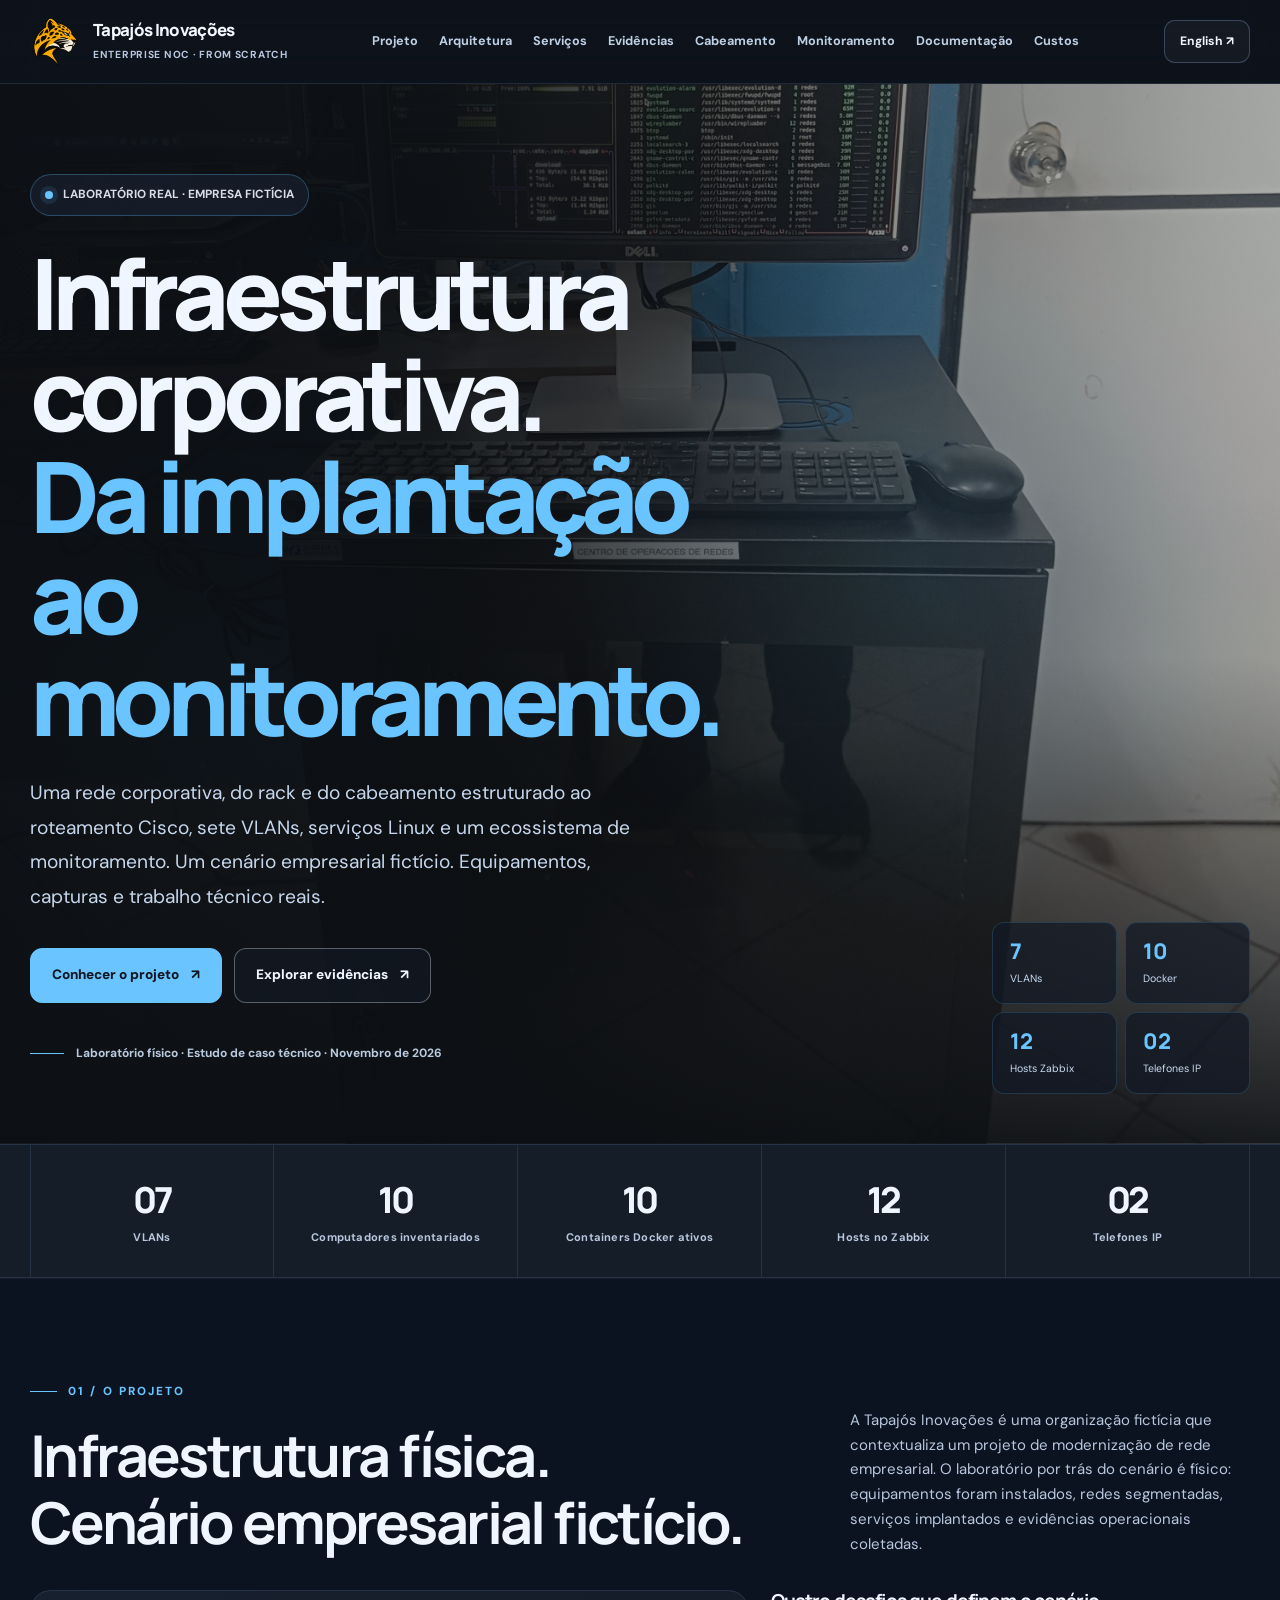
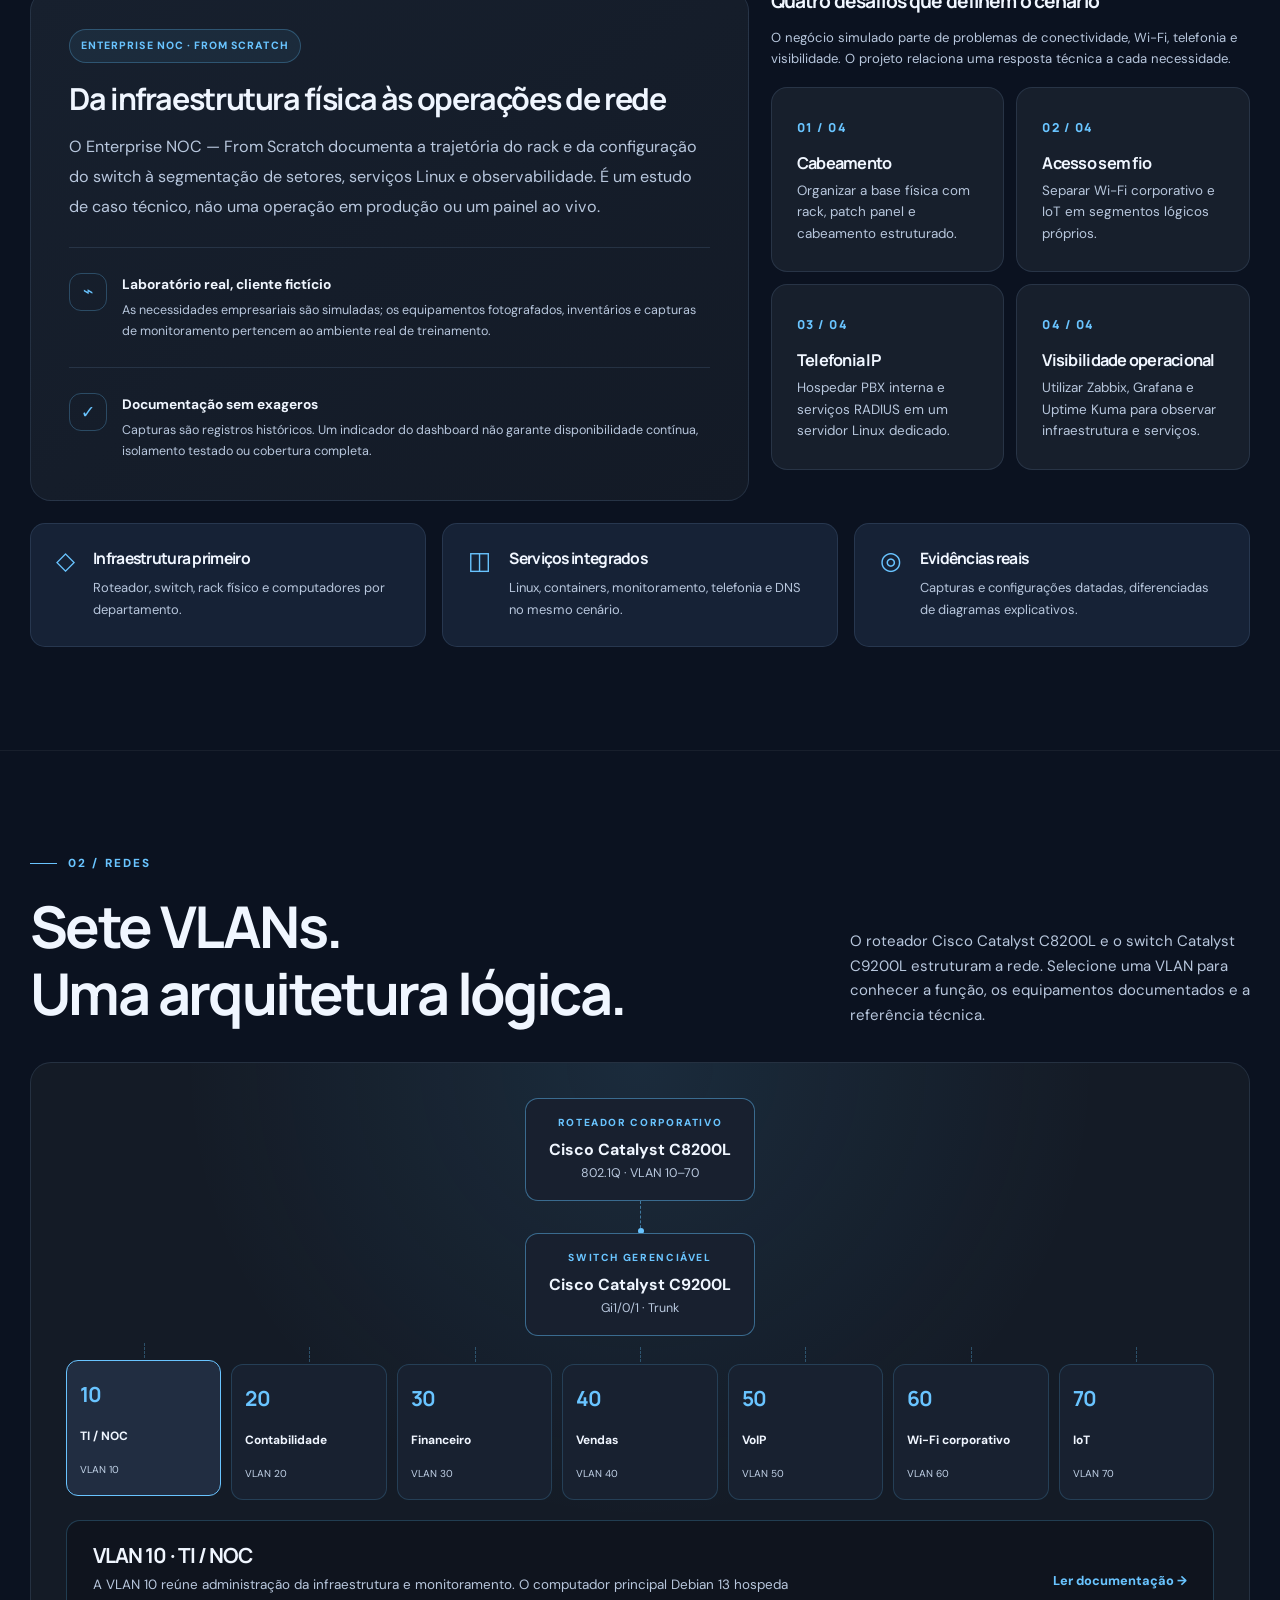
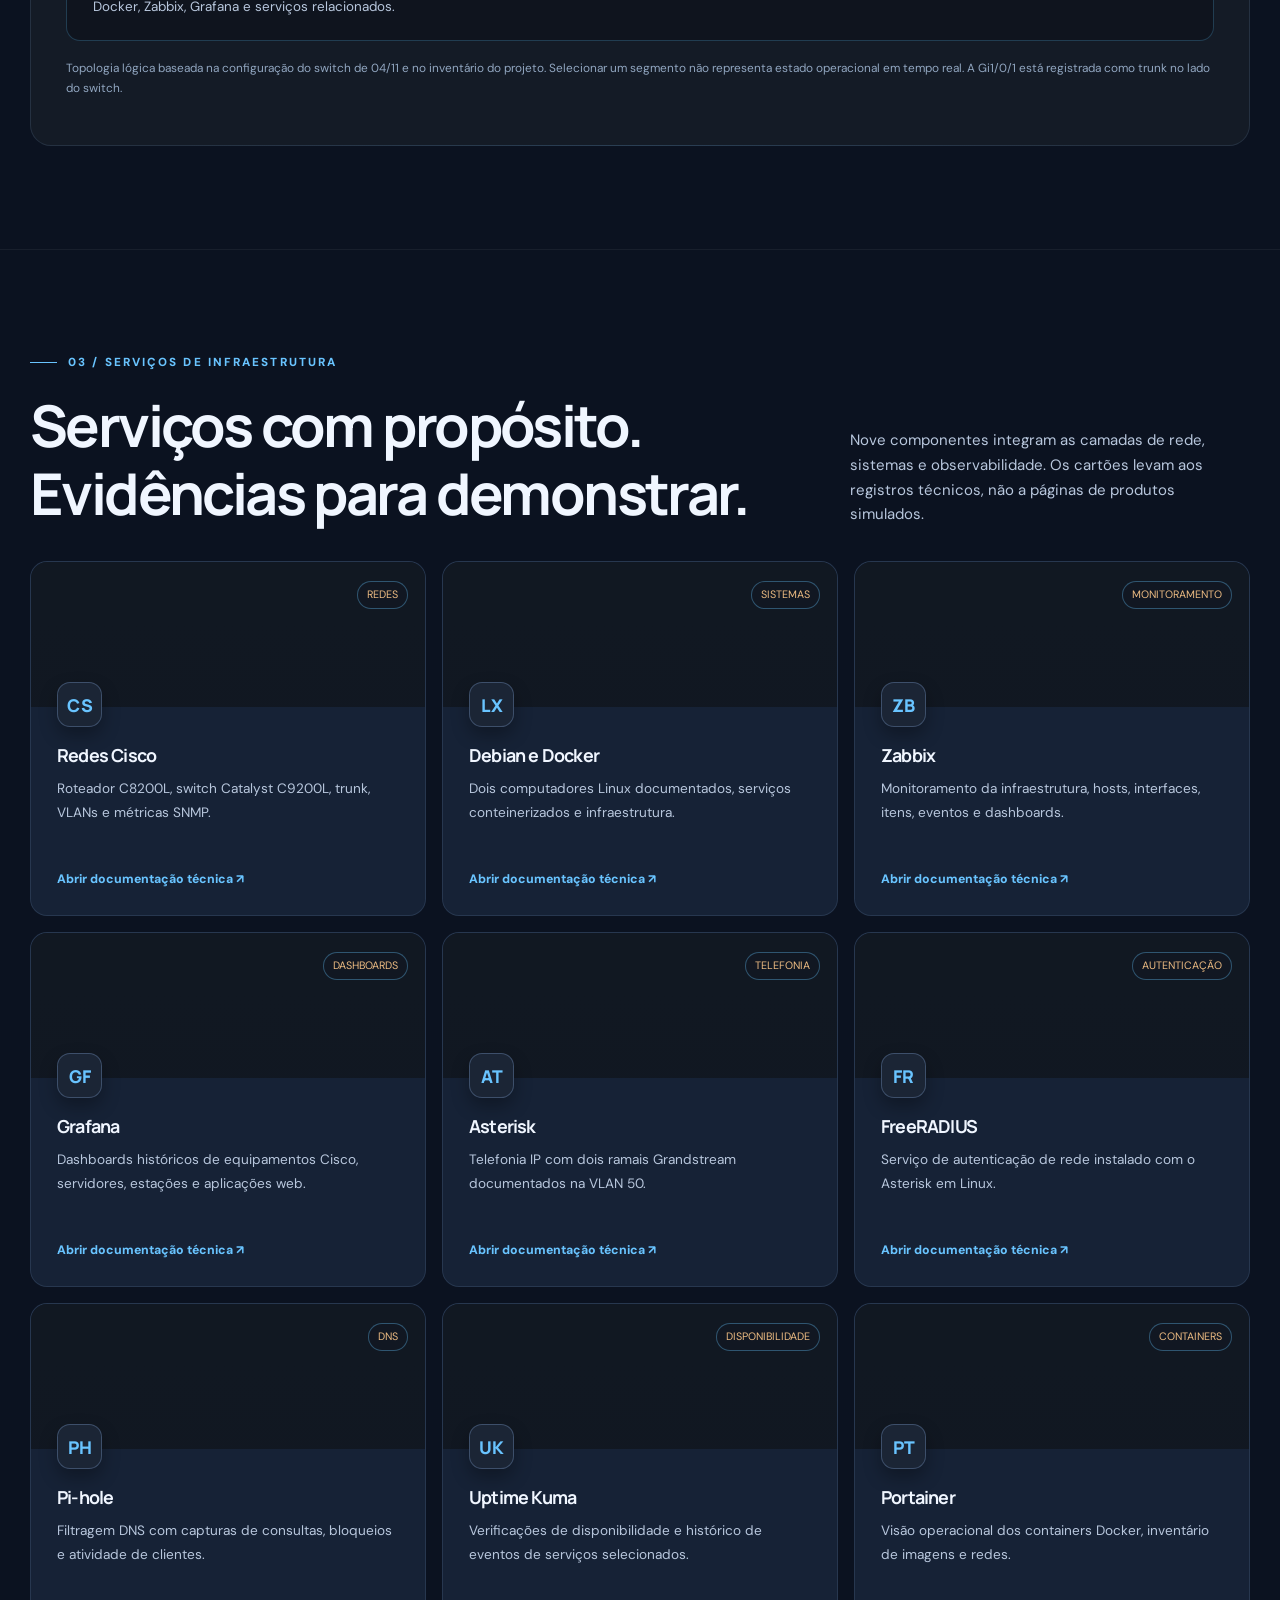
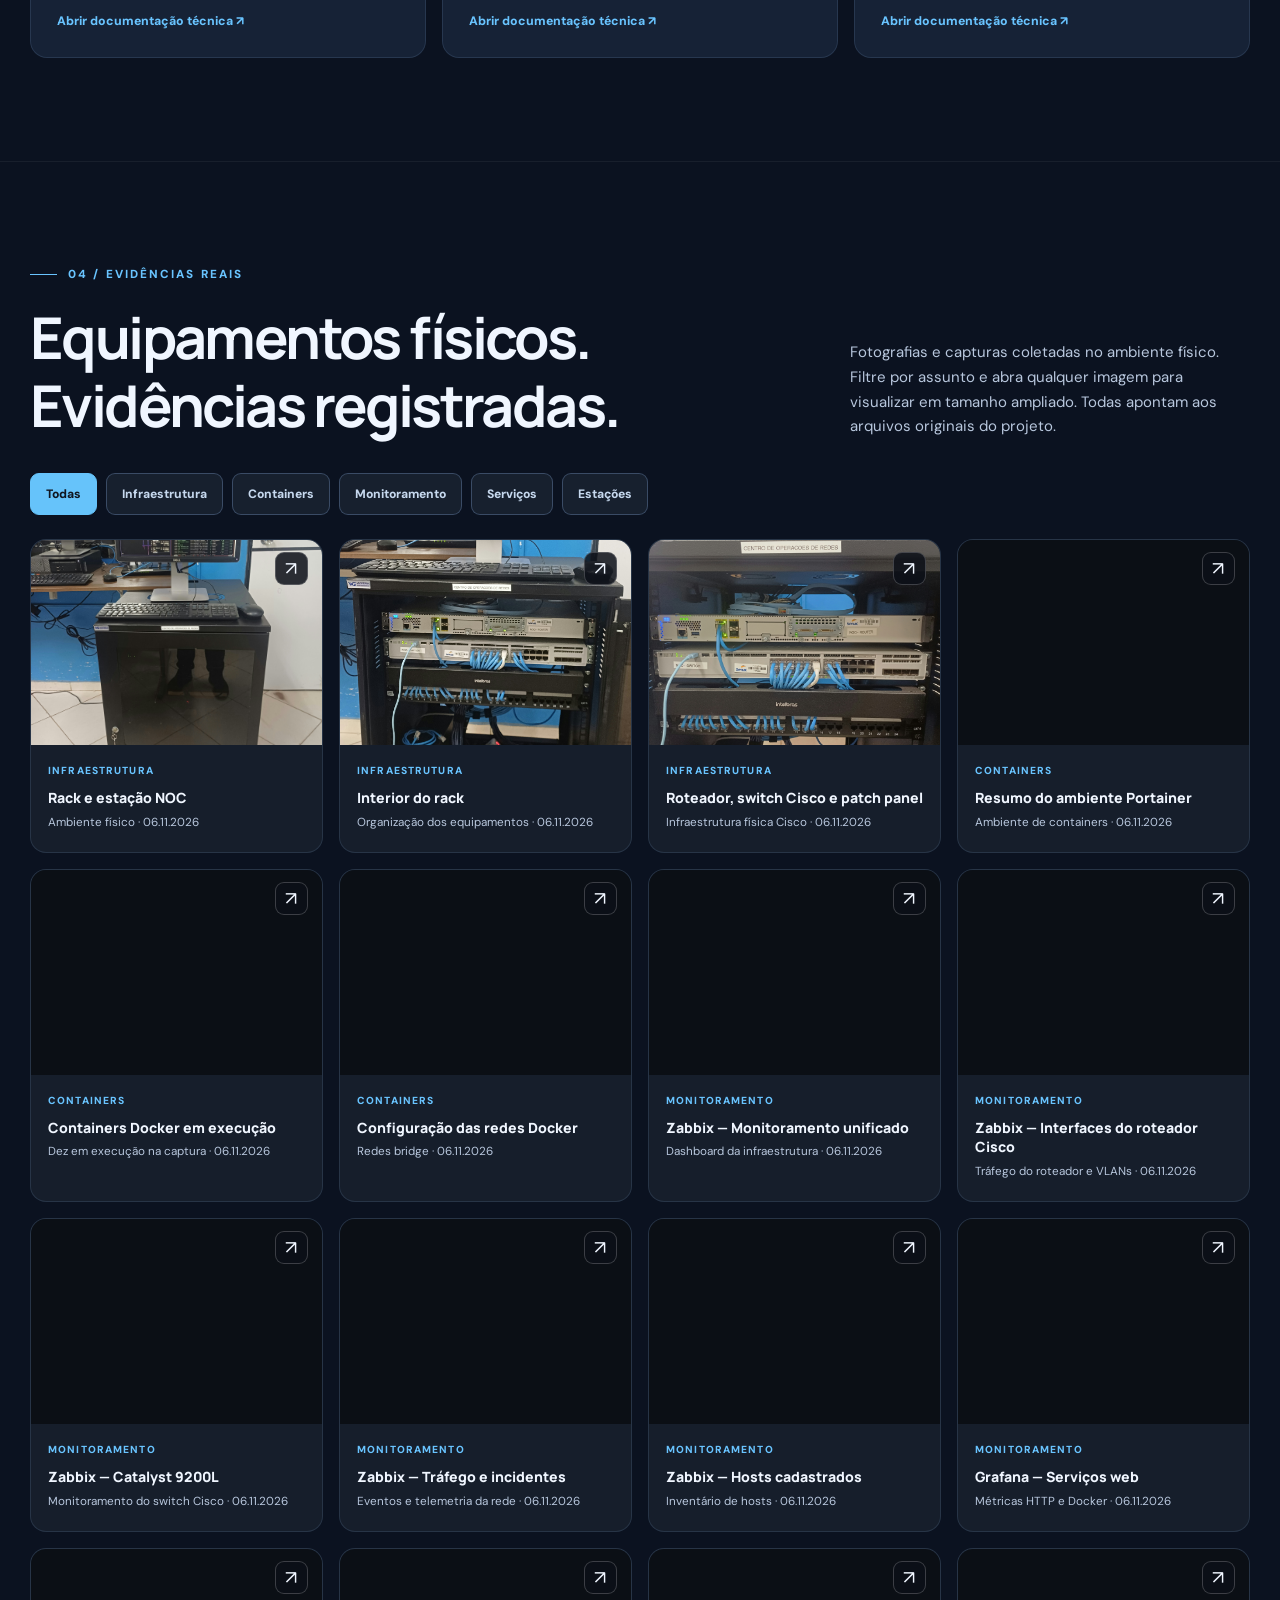
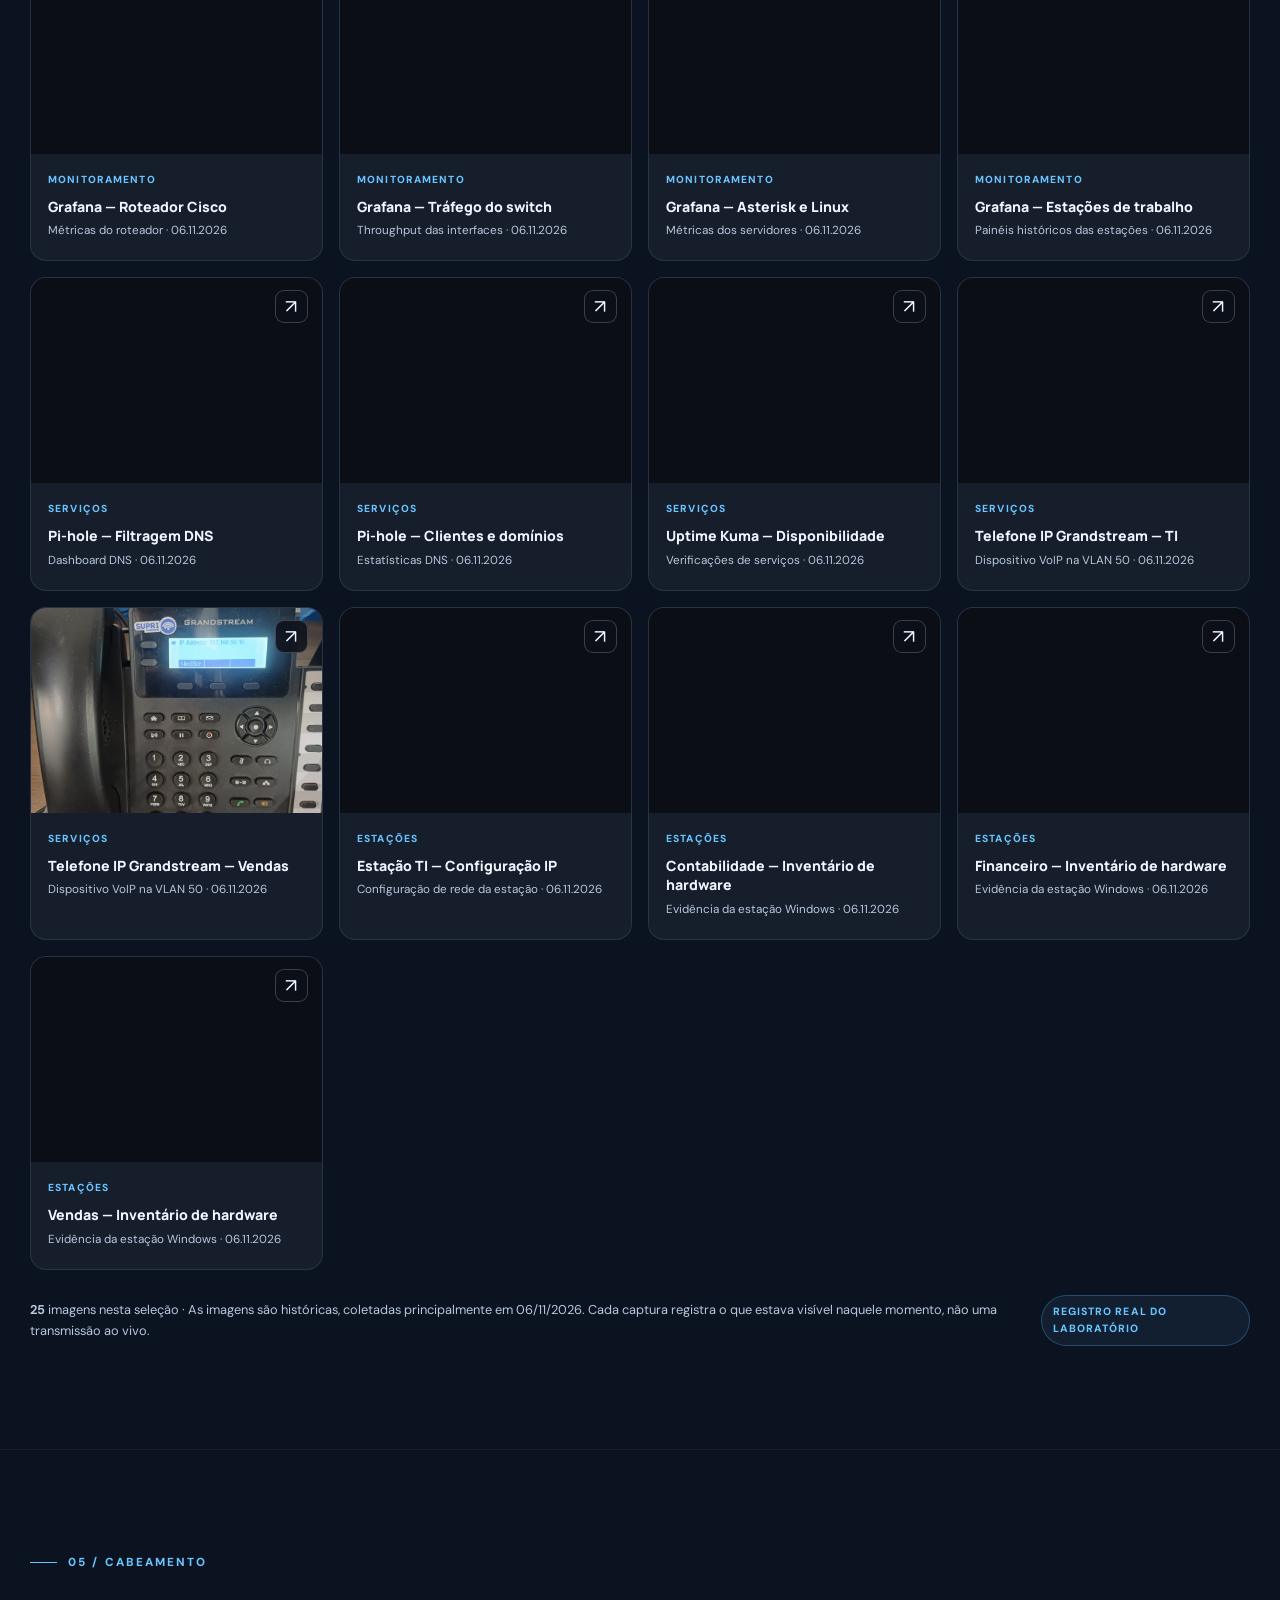
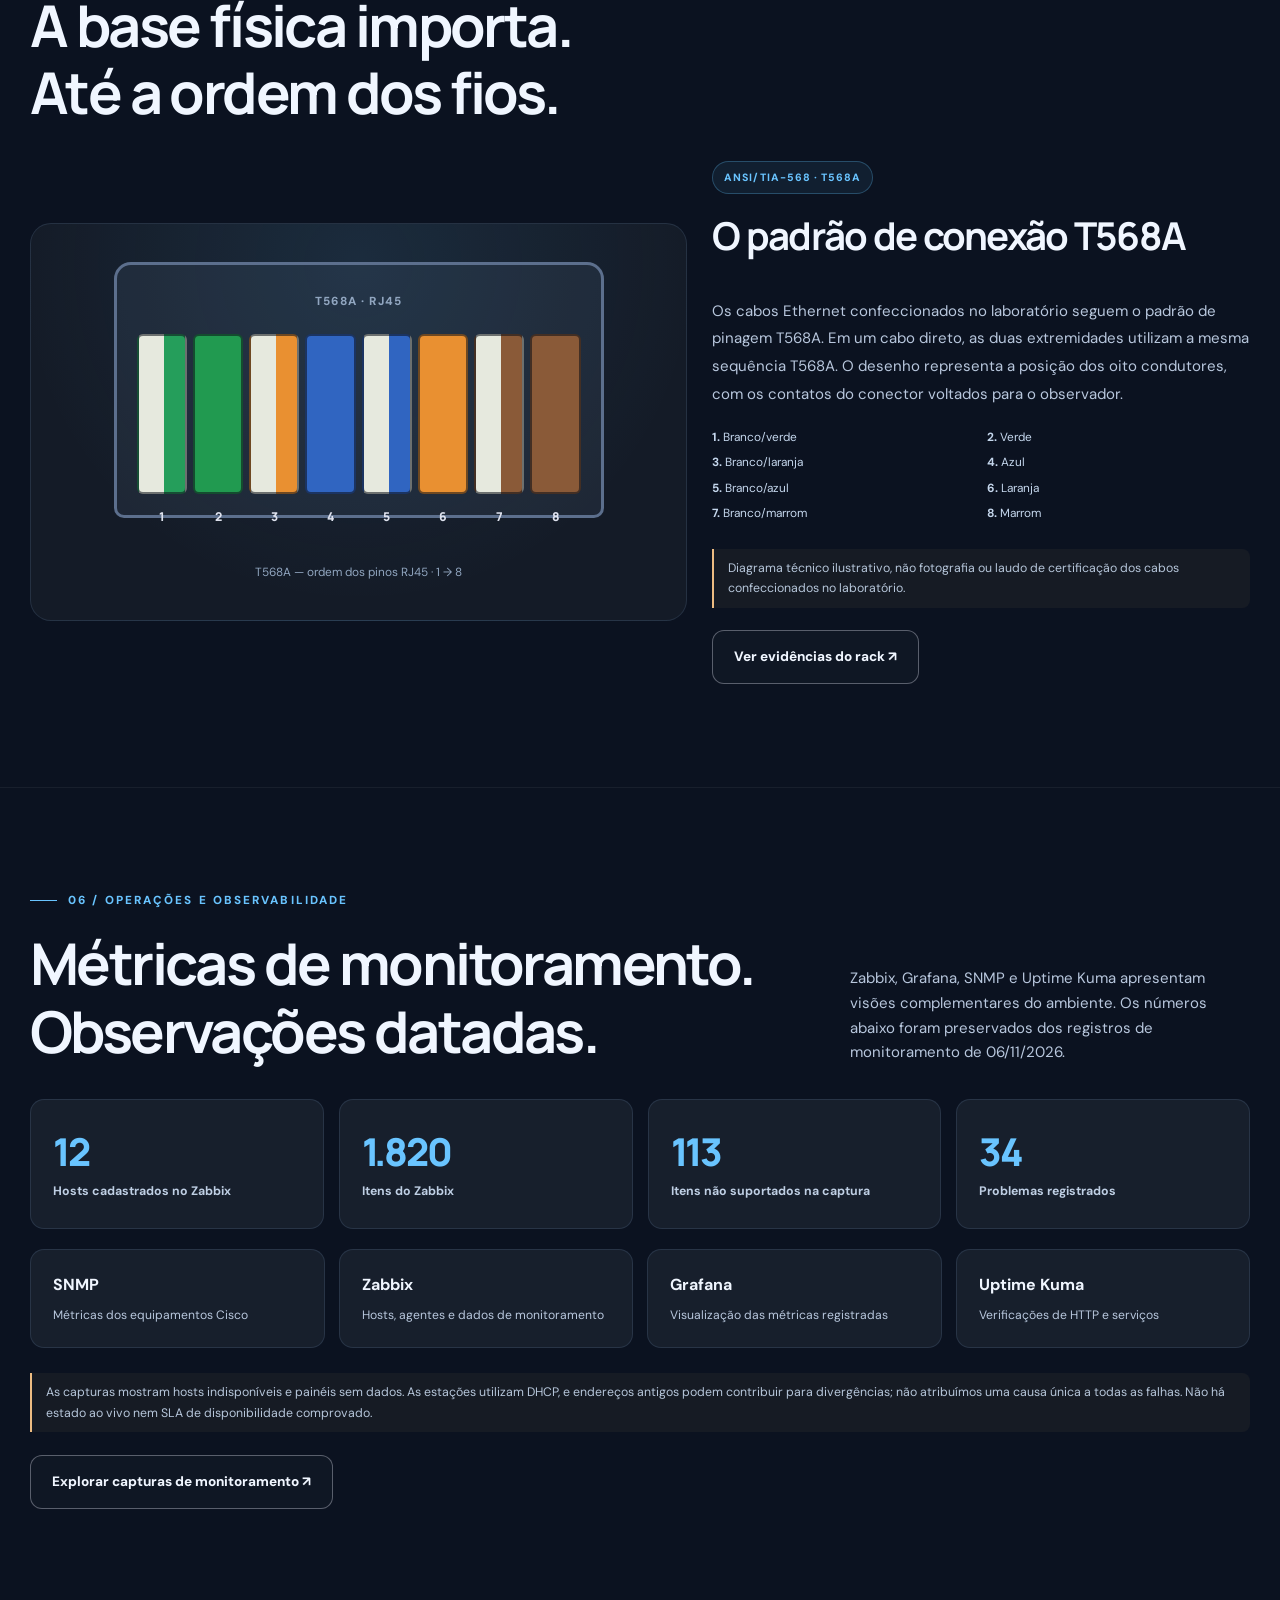
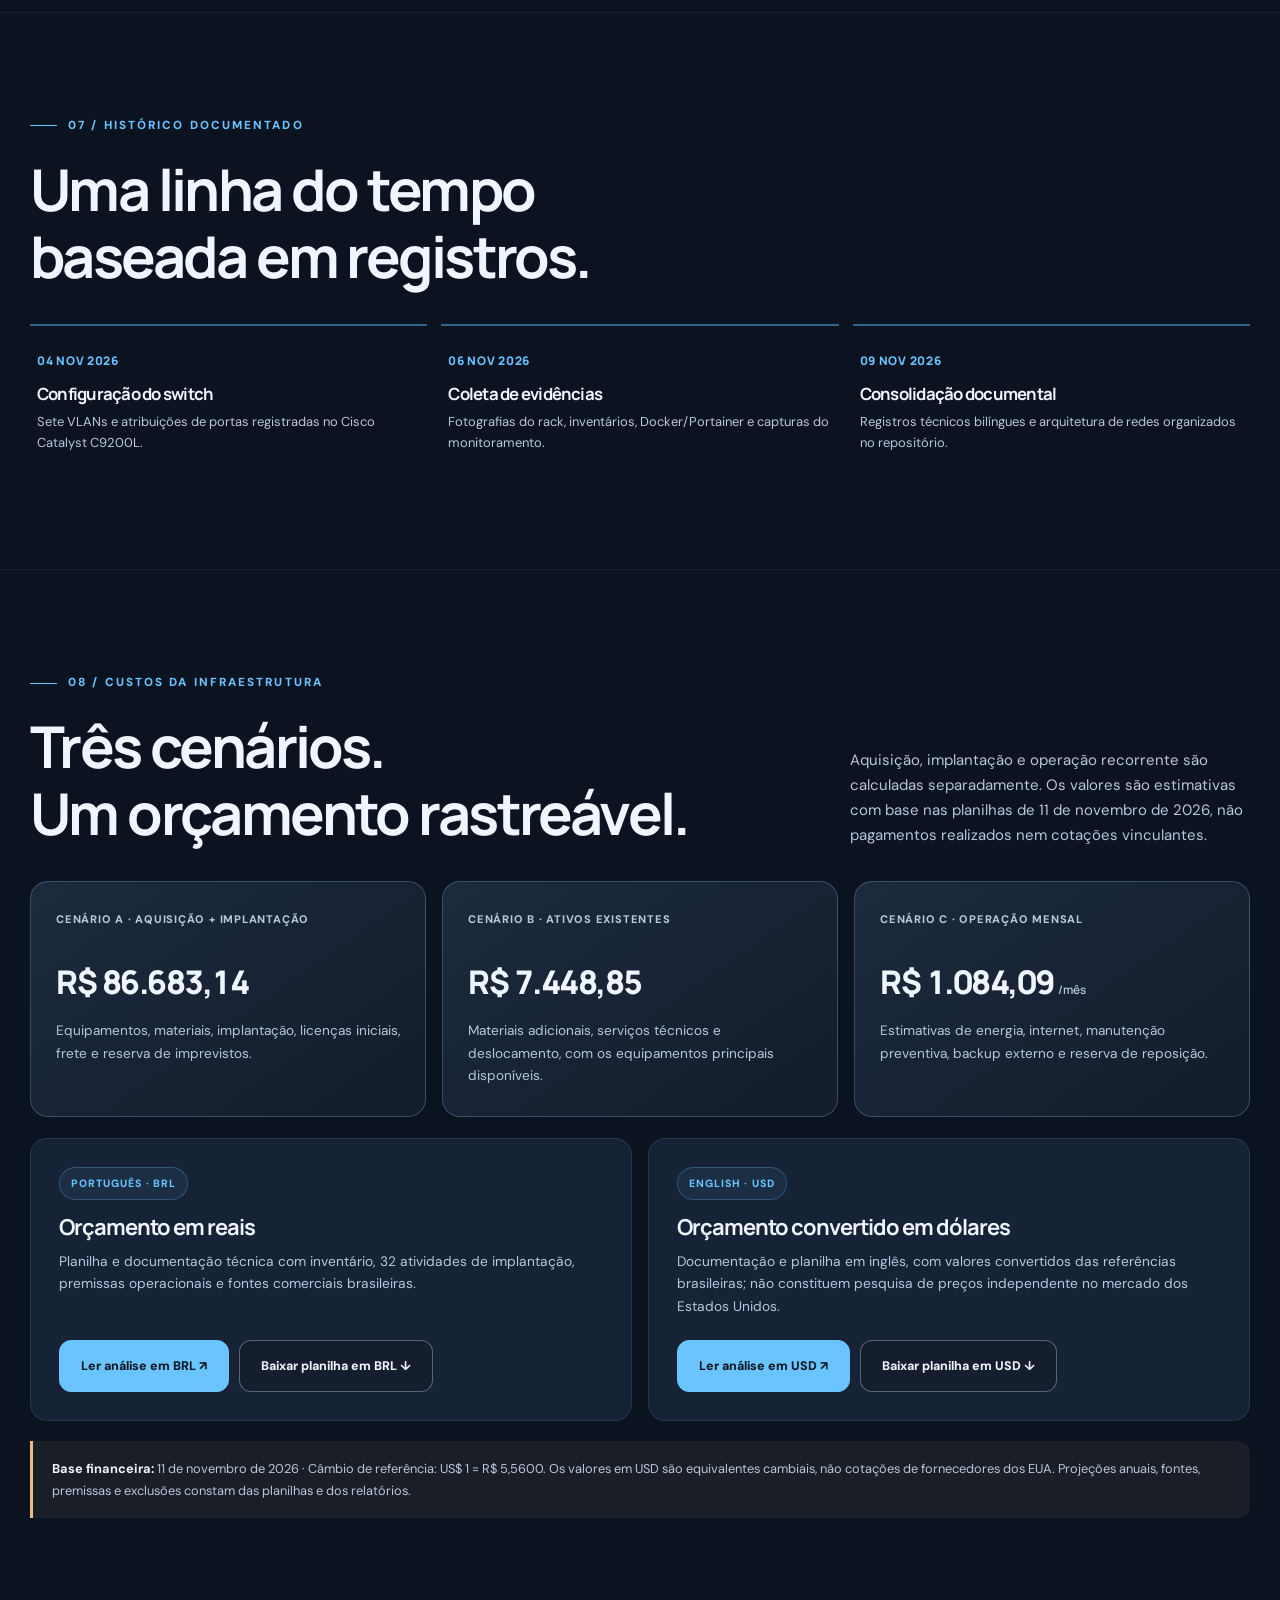
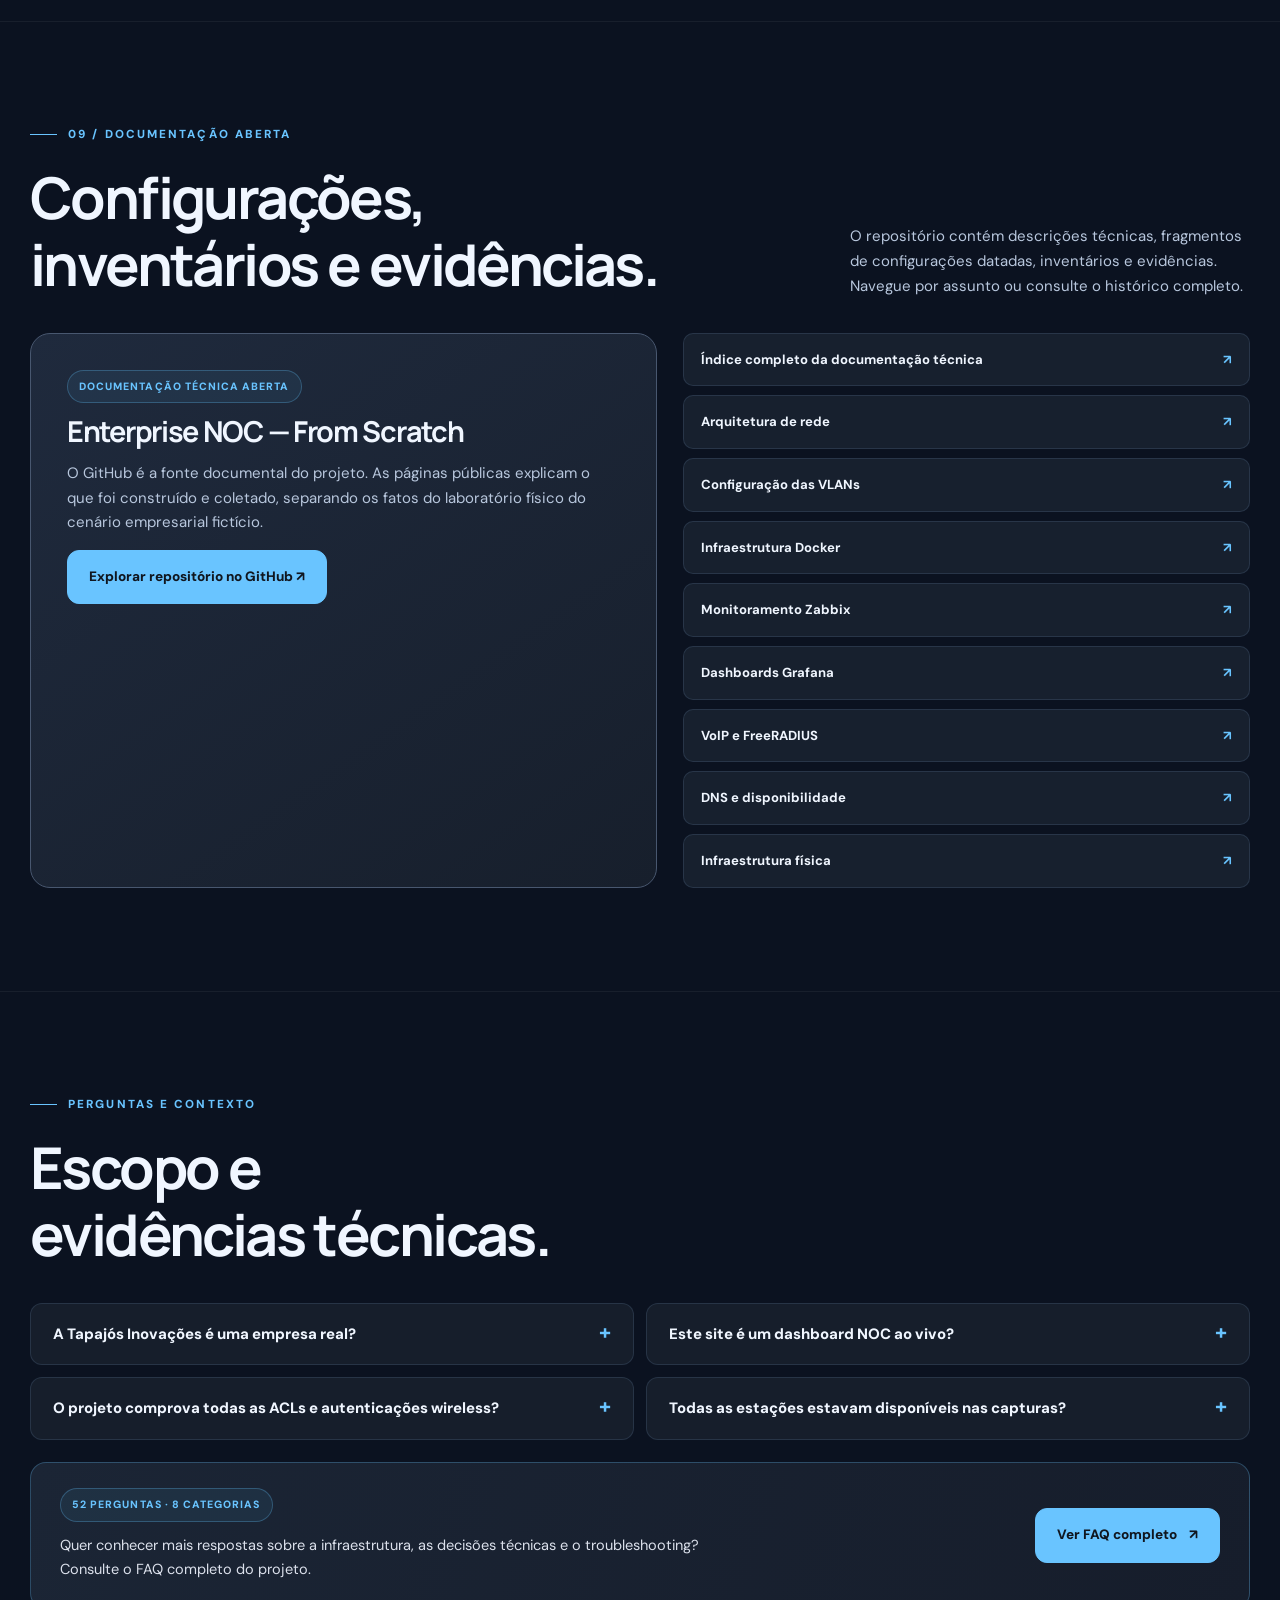
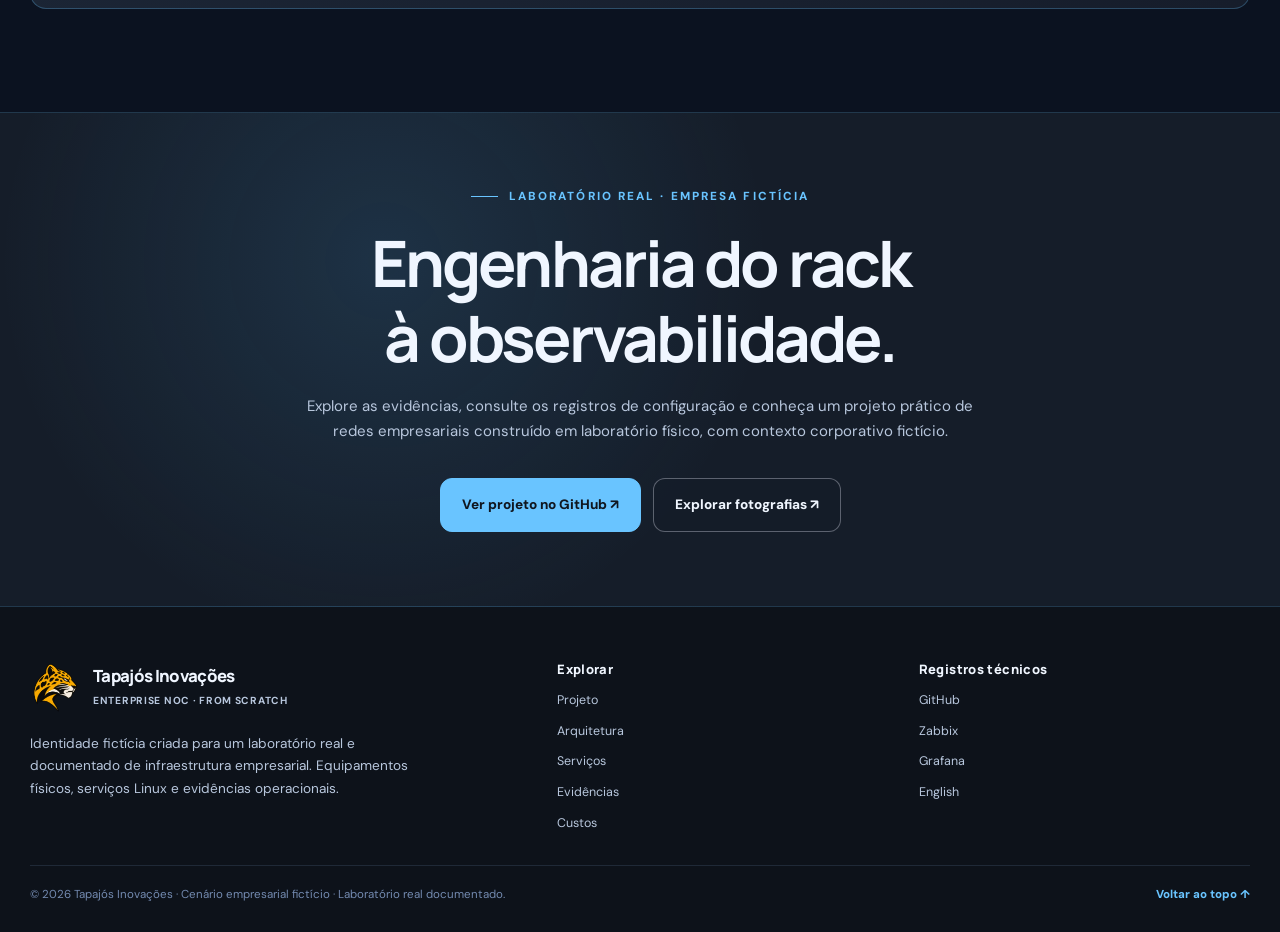
<file: docs/pt-BR/index.html>
<!doctype html>
<html lang="pt-BR">
<head>
<meta charset="utf-8">
<meta name="viewport" content="width=device-width, initial-scale=1">
<meta name="theme-color" content="#0b1220">
<meta name="description" content="Conheça um laboratório físico de infraestrutura empresarial com fotografias reais, arquitetura VLAN, serviços Linux e Docker e painéis Zabbix/Grafana.">
<meta property="og:type" content="website">
<meta property="og:title" content="Tapajós Inovações — Enterprise NOC | Infraestrutura e Monitoramento">
<meta property="og:description" content="Conheça um laboratório físico de infraestrutura empresarial com fotografias reais, arquitetura VLAN, serviços Linux e Docker e painéis Zabbix/Grafana.">
<meta property="og:image" content="https://kayo-willian.github.io/enterprise-noc-from-scratch/assets/images/physical/network-infrastructure-overview.jpg">
<meta property="og:url" content="https://kayo-willian.github.io/enterprise-noc-from-scratch/pt-BR/">
<link rel="canonical" href="https://kayo-willian.github.io/enterprise-noc-from-scratch/pt-BR/">
<link rel="alternate" hreflang="en" href="https://kayo-willian.github.io/enterprise-noc-from-scratch/">
<link rel="alternate" hreflang="pt-BR" href="https://kayo-willian.github.io/enterprise-noc-from-scratch/pt-BR/">
<link rel="icon" type="image/png" href="../assets/brand/tapajos-jaguar-favicon.png">
<link rel="preload" as="image" href="../assets/images/physical/network-infrastructure-overview.jpg">
<link rel="stylesheet" href="../assets/css/site.css">
<script defer src="../assets/js/site.js"></script>
<title>Tapajós Inovações — Enterprise NOC | Infraestrutura e Monitoramento</title>
</head>
<body id="top">
<a class="show-on-focus" href="#main">Pular para o conteúdo</a>
<div class="reading-line" aria-hidden="true"></div>
<header class="site-head">
 <div class="nav">
  <a href="#top" class="brand" aria-label="Tapajós Inovações — Enterprise NOC"><img width="51" height="51" src="../assets/brand/tapajos-jaguar-logo.png" alt=""><span><span class="brand-name">Tapajós Inovações</span><span class="brand-sub">Enterprise NOC · From Scratch</span></span></a>
  <nav id="primary-nav" class="nav-links" aria-label="Navegação principal"><a href="#about">Projeto</a>
<a href="#architecture">Arquitetura</a>
<a href="#services">Serviços</a>
<a href="#evidence">Evidências</a>
<a href="#cabling">Cabeamento</a>
<a href="#monitoring">Monitoramento</a>
<a href="#documentation">Documentação</a>
<a href="#budget">Custos</a></nav>
  <div class="nav-right"><a class="lang-btn" lang="en" hreflang="en" href="../index.html">English ↗</a><button type="button" class="menu-btn" data-menu aria-controls="primary-nav" aria-expanded="false" aria-label="Abrir navegação">☰</button></div>
 </div>
</header>
<main id="main">
<section class="hero" id="home">
<div class="hero-image" aria-hidden="true"></div>
<div class="wrap hero-content"><div class="hero-copy">
 <span class="hero-flag"><b aria-hidden="true"></b>LABORATÓRIO REAL · EMPRESA FICTÍCIA</span>
 <h1>Infraestrutura corporativa.<em>Da implantação ao monitoramento.</em></h1>
 <p>Uma rede corporativa, do rack e do cabeamento estruturado ao roteamento Cisco, sete VLANs, serviços Linux e um ecossistema de monitoramento. Um cenário empresarial fictício. Equipamentos, capturas e trabalho técnico reais.</p>
 <div class="actions"><a class="btn btn-main" href="#about">Conhecer o projeto <span aria-hidden="true">↗</span></a><a class="btn btn-outline" href="#evidence">Explorar evidências <span aria-hidden="true">↗</span></a></div>
 <div class="hero-foot"><i aria-hidden="true"></i>Laboratório físico · Estudo de caso técnico · Novembro de 2026</div>
</div><aside class="hero-index" aria-label="CAPTURAS HISTÓRICAS, NÃO DADOS AO VIVO"><div class="mini"><b>7</b><span>VLANs</span></div><div class="mini"><b>10</b><span>Docker</span></div><div class="mini"><b>12</b><span>Hosts Zabbix</span></div><div class="mini"><b>02</b><span>Telefones IP</span></div></aside></div>
</section>
<div class="stats"><div class="wrap stat-grid"><div class="stat"><strong>07</strong><span>VLANs</span></div><div class="stat"><strong>10</strong><span>Computadores inventariados</span></div><div class="stat"><strong>10</strong><span>Containers Docker ativos</span></div><div class="stat"><strong>12</strong><span>Hosts no Zabbix</span></div><div class="stat"><strong>02</strong><span>Telefones IP</span></div></div></div>
<section class="section" id="about"><div class="wrap">
<div class="section-head reveal"><div><div class="kicker eyebrow">01 / O PROJETO</div><h2>Infraestrutura física.<br>Cenário empresarial fictício.</h2></div><p>A Tapajós Inovações é uma organização fictícia que contextualiza um projeto de modernização de rede empresarial. O laboratório por trás do cenário é físico: equipamentos foram instalados, redes segmentadas, serviços implantados e evidências operacionais coletadas.</p></div>
<div class="overview-grid"><div class="big-panel reveal"><div class="chip">ENTERPRISE NOC · FROM SCRATCH</div><h3 style="margin-top:18px">Da infraestrutura física às operações de rede</h3><p>O Enterprise NOC — From Scratch documenta a trajetória do rack e da configuração do switch à segmentação de setores, serviços Linux e observabilidade. É um estudo de caso técnico, não uma operação em produção ou um painel ao vivo.</p><div class="factline"><span class="icon-ring" aria-hidden="true">⌁</span><div><strong>Laboratório real, cliente fictício</strong><small>As necessidades empresariais são simuladas; os equipamentos fotografados, inventários e capturas de monitoramento pertencem ao ambiente real de treinamento.</small></div></div><div class="factline"><span class="icon-ring" aria-hidden="true">✓</span><div><strong>Documentação sem exageros</strong><small>Capturas são registros históricos. Um indicador do dashboard não garante disponibilidade contínua, isolamento testado ou cobertura completa.</small></div></div></div><div><h3 style="font-size:1.2rem;margin:0 0 14px">Quatro desafios que definem o cenário</h3><p style="font-size:.82rem;margin-bottom:17px">O negócio simulado parte de problemas de conectividade, Wi-Fi, telefonia e visibilidade. O projeto relaciona uma resposta técnica a cada necessidade.</p><div class="scenario"><article class="scenario-card"><span class="num">01 / 04</span><h4>Cabeamento</h4><p>Organizar a base física com rack, patch panel e cabeamento estruturado.</p></article>
<article class="scenario-card"><span class="num">02 / 04</span><h4>Acesso sem fio</h4><p>Separar Wi-Fi corporativo e IoT em segmentos lógicos próprios.</p></article>
<article class="scenario-card"><span class="num">03 / 04</span><h4>Telefonia IP</h4><p>Hospedar PBX interna e serviços RADIUS em um servidor Linux dedicado.</p></article>
<article class="scenario-card"><span class="num">04 / 04</span><h4>Visibilidade operacional</h4><p>Utilizar Zabbix, Grafana e Uptime Kuma para observar infraestrutura e serviços.</p></article></div></div></div>
<div class="feature-rail"><article class="feature"><div class="glyph" aria-hidden="true">◇</div><div><h4>Infraestrutura primeiro</h4><p>Roteador, switch, rack físico e computadores por departamento.</p></div></article>
<article class="feature"><div class="glyph" aria-hidden="true">◫</div><div><h4>Serviços integrados</h4><p>Linux, containers, monitoramento, telefonia e DNS no mesmo cenário.</p></div></article>
<article class="feature"><div class="glyph" aria-hidden="true">◎</div><div><h4>Evidências reais</h4><p>Capturas e configurações datadas, diferenciadas de diagramas explicativos.</p></div></article></div>
</div></section>
<section class="section" id="architecture"><div class="wrap">
<div class="section-head reveal"><div><div class="kicker eyebrow">02 / REDES</div><h2>Sete VLANs.<br>Uma arquitetura lógica.</h2></div><p>O roteador Cisco Catalyst C8200L e o switch Catalyst C9200L estruturam a rede. Selecione uma VLAN para conhecer a função, os equipamentos documentados e a referência técnica.</p></div>
<div class="topology reveal"><div class="network-flow"><div class="network-node"><span class="node-type">ROTEADOR CORPORATIVO</span><strong>Cisco Catalyst C8200L</strong><small>802.1Q · VLAN 10–70</small></div><div class="flow-stem" aria-hidden="true"></div><div class="network-node"><span class="node-type">SWITCH GERENCIÁVEL</span><strong>Cisco Catalyst C9200L</strong><small>Gi1/0/1 · Trunk</small></div></div>
<div class="vlan-grid" role="group" aria-label="Seleção de VLANs"><button type="button" class="vlan" data-vlan="10" data-title="VLAN 10 · TI / NOC" data-description="A VLAN 10 reúne administração da infraestrutura e monitoramento. O computador principal Debian 13 hospeda Docker, Zabbix, Grafana e serviços relacionados." data-url="https://github.com/kayo-willian/enterprise-noc-from-scratch/blob/main/docs/pt-BR/redes/vlans.md" data-link="Ler documentação →" aria-pressed="true"><b>10</b><span>TI / NOC</span><em>VLAN 10</em></button>
<button type="button" class="vlan" data-vlan="20" data-title="VLAN 20 · Contabilidade" data-description="A VLAN 20 atende à Contabilidade. O inventário de 06/11 registra três estações Windows." data-url="https://github.com/kayo-willian/enterprise-noc-from-scratch/blob/main/docs/pt-BR/redes/vlans.md" data-link="Ler documentação →" aria-pressed="false"><b>20</b><span>Contabilidade</span><em>VLAN 20</em></button>
<button type="button" class="vlan" data-vlan="30" data-title="VLAN 30 · Financeiro" data-description="A VLAN 30 atende ao Financeiro. O inventário de hardware documenta duas estações Windows nesse segmento." data-url="https://github.com/kayo-willian/enterprise-noc-from-scratch/blob/main/docs/pt-BR/redes/vlans.md" data-link="Ler documentação →" aria-pressed="false"><b>30</b><span>Financeiro</span><em>VLAN 30</em></button>
<button type="button" class="vlan" data-vlan="40" data-title="VLAN 40 · Vendas" data-description="A VLAN 40 atende a Vendas. O inventário inclui duas estações Windows." data-url="https://github.com/kayo-willian/enterprise-noc-from-scratch/blob/main/docs/pt-BR/redes/vlans.md" data-link="Ler documentação →" aria-pressed="false"><b>40</b><span>Vendas</span><em>VLAN 40</em></button>
<button type="button" class="vlan" data-vlan="50" data-title="VLAN 50 · VoIP" data-description="A VLAN 50 é destinada à telefonia e autenticação. Reúne o servidor Linux Asterisk/FreeRADIUS e dois telefones Grandstream." data-url="https://github.com/kayo-willian/enterprise-noc-from-scratch/blob/main/docs/pt-BR/servicos/asterisk-freeradius.md" data-link="Ler documentação →" aria-pressed="false"><b>50</b><span>VoIP</span><em>VLAN 50</em></button>
<button type="button" class="vlan" data-vlan="60" data-title="VLAN 60 · Wi-Fi corporativo" data-description="A VLAN 60 é destinada ao Wi-Fi corporativo por meio de um TP-Link Archer AX53. A captura do switch de 04/11 atribui a Gi1/0/15 à VLAN 60." data-url="https://github.com/kayo-willian/enterprise-noc-from-scratch/blob/main/docs/pt-BR/redes/wifi-corporativo-vlan60.md" data-link="Ler documentação →" aria-pressed="false"><b>60</b><span>Wi-Fi corporativo</span><em>VLAN 60</em></button>
<button type="button" class="vlan" data-vlan="70" data-title="VLAN 70 · IoT" data-description="A VLAN 70 separa a conectividade IoT. Uma Amazon Alexa conecta-se por Wi-Fi a um Archer AX53 dedicado, ligado por Ethernet ao switch; a Gi1/0/14 está atribuída à VLAN 70." data-url="https://github.com/kayo-willian/enterprise-noc-from-scratch/blob/main/docs/pt-BR/redes/iot-vlan70.md" data-link="Ler documentação →" aria-pressed="false"><b>70</b><span>IoT</span><em>VLAN 70</em></button></div>
<div class="vlan-detail" data-vlan-detail aria-live="polite"><div><h3 data-vlan-title></h3><p data-vlan-description></p></div><a data-vlan-link href="#documentation" target="_blank" rel="noopener noreferrer">Ler registro técnico →</a></div>
<p class="caption">Topologia lógica baseada na configuração do switch de 04/11 e no inventário do projeto. Selecionar um segmento não representa estado operacional em tempo real. A Gi1/0/1 está registrada como trunk no lado do switch.</p></div></div>
</section>
<section class="section" id="services"><div class="wrap">
<div class="section-head reveal"><div><div class="kicker eyebrow">03 / SERVIÇOS DE INFRAESTRUTURA</div><h2>Serviços com propósito.<br>Evidências para demonstrar.</h2></div><p>Nove componentes integram as camadas de rede, sistemas e observabilidade. Os cartões levam aos registros técnicos, não a páginas de produtos simulados.</p></div>
<div class="services-grid"><article class="service reveal"><span class="tag">REDES</span><div class="service-photo"><img src="../assets/images/physical/cisco-router-switch-patch-panel.jpg" loading="lazy" decoding="async" alt="Roteador, switch Cisco e patch panel" width="640" height="360"></div><div class="service-mark" aria-hidden="true">CS</div><h3>Redes Cisco</h3><p>Roteador C8200L, switch Catalyst C9200L, trunk, VLANs e métricas SNMP.</p><a href="https://github.com/kayo-willian/enterprise-noc-from-scratch/blob/main/docs/pt-BR/redes/registro-switch-vlans-2026-11-04.md" target="_blank" rel="noopener noreferrer">Abrir documentação técnica ↗</a></article>
<article class="service reveal"><span class="tag">SISTEMAS</span><div class="service-photo"><img src="../assets/images/docker/portainer-running-containers.png" loading="lazy" decoding="async" alt="Containers Docker executando no Debian Linux" width="640" height="360"></div><div class="service-mark" aria-hidden="true">LX</div><h3>Debian e Docker</h3><p>Dois computadores Linux documentados, serviços conteinerizados e infraestrutura.</p><a href="https://github.com/kayo-willian/enterprise-noc-from-scratch/blob/main/docs/pt-BR/containers/servicos-docker.md" target="_blank" rel="noopener noreferrer">Abrir documentação técnica ↗</a></article>
<article class="service reveal"><span class="tag">MONITORAMENTO</span><div class="service-photo"><img src="../assets/images/monitoring/zabbix/zabbix_dashboard1.png" loading="lazy" decoding="async" alt="Dashboard de monitoramento Zabbix" width="640" height="360"></div><div class="service-mark" aria-hidden="true">ZB</div><h3>Zabbix</h3><p>Monitoramento da infraestrutura, hosts, interfaces, itens, eventos e dashboards.</p><a href="https://github.com/kayo-willian/enterprise-noc-from-scratch/blob/main/docs/pt-BR/monitoramento/zabbix.md" target="_blank" rel="noopener noreferrer">Abrir documentação técnica ↗</a></article>
<article class="service reveal"><span class="tag">DASHBOARDS</span><div class="service-photo"><img src="../assets/images/monitoring/grafana/grafana_order.png" loading="lazy" decoding="async" alt="Organização dos dashboards Grafana" width="640" height="360"></div><div class="service-mark" aria-hidden="true">GF</div><h3>Grafana</h3><p>Dashboards históricos de equipamentos Cisco, servidores, estações e aplicações web.</p><a href="https://github.com/kayo-willian/enterprise-noc-from-scratch/blob/main/docs/pt-BR/monitoramento/grafana.md" target="_blank" rel="noopener noreferrer">Abrir documentação técnica ↗</a></article>
<article class="service reveal"><span class="tag">TELEFONIA</span><div class="service-photo"><img src="../assets/images/voip/20261106_182149.jpg" loading="lazy" decoding="async" alt="Telefone IP Grandstream no laboratório" width="640" height="360"></div><div class="service-mark" aria-hidden="true">AT</div><h3>Asterisk</h3><p>Telefonia IP com dois ramais Grandstream documentados na VLAN 50.</p><a href="https://github.com/kayo-willian/enterprise-noc-from-scratch/blob/main/docs/pt-BR/servicos/asterisk-freeradius.md" target="_blank" rel="noopener noreferrer">Abrir documentação técnica ↗</a></article>
<article class="service reveal"><span class="tag">AUTENTICAÇÃO</span><div class="service-photo"><img src="../assets/images/monitoring/grafana/grafana_dashboard_asterisk.png" loading="lazy" decoding="async" alt="Métricas do servidor Linux (não comprova autenticações RADIUS)" width="640" height="360"></div><div class="service-mark" aria-hidden="true">FR</div><h3>FreeRADIUS</h3><p>Serviço de autenticação de rede instalado com o Asterisk em Linux.</p><a href="https://github.com/kayo-willian/enterprise-noc-from-scratch/blob/main/docs/pt-BR/servicos/asterisk-freeradius.md" target="_blank" rel="noopener noreferrer">Abrir documentação técnica ↗</a></article>
<article class="service reveal"><span class="tag">DNS</span><div class="service-photo"><img src="../assets/images/services/pihole_dashboard.png" loading="lazy" decoding="async" alt="Dashboard de filtragem DNS Pi-hole" width="640" height="360"></div><div class="service-mark" aria-hidden="true">PH</div><h3>Pi-hole</h3><p>Filtragem DNS com capturas de consultas, bloqueios e atividade de clientes.</p><a href="https://github.com/kayo-willian/enterprise-noc-from-scratch/blob/main/docs/pt-BR/servicos/dns-e-disponibilidade.md" target="_blank" rel="noopener noreferrer">Abrir documentação técnica ↗</a></article>
<article class="service reveal"><span class="tag">DISPONIBILIDADE</span><div class="service-photo"><img src="../assets/images/services/UpTimeKuma.png" loading="lazy" decoding="async" alt="Dashboard de disponibilidade Uptime Kuma" width="640" height="360"></div><div class="service-mark" aria-hidden="true">UK</div><h3>Uptime Kuma</h3><p>Verificações de disponibilidade e histórico de eventos de serviços selecionados.</p><a href="https://github.com/kayo-willian/enterprise-noc-from-scratch/blob/main/docs/pt-BR/servicos/dns-e-disponibilidade.md" target="_blank" rel="noopener noreferrer">Abrir documentação técnica ↗</a></article>
<article class="service reveal"><span class="tag">CONTAINERS</span><div class="service-photo"><img src="../assets/images/docker/portainer-environment-summary.png" loading="lazy" decoding="async" alt="Resumo do ambiente Portainer" width="640" height="360"></div><div class="service-mark" aria-hidden="true">PT</div><h3>Portainer</h3><p>Visão operacional dos containers Docker, inventário de imagens e redes.</p><a href="https://github.com/kayo-willian/enterprise-noc-from-scratch/blob/main/docs/pt-BR/containers/servicos-docker.md" target="_blank" rel="noopener noreferrer">Abrir documentação técnica ↗</a></article></div>
</div></section>
<section class="section" id="evidence"><div class="wrap">
<div class="section-head reveal"><div><div class="kicker eyebrow">04 / EVIDÊNCIAS REAIS</div><h2>Equipamentos físicos.<br>Evidências registradas.</h2></div><p>Fotografias e capturas coletadas no ambiente físico. Filtre por assunto e abra qualquer imagem para visualizar em tamanho ampliado. Todas apontam aos arquivos originais do projeto.</p></div>
<div class="gallery-controls" role="group" aria-label="Filtrar fotografias e capturas de tela"><button class="filter" type="button" data-filter="all" aria-pressed="true">Todas</button>
<button class="filter" type="button" data-filter="physical" aria-pressed="false">Infraestrutura</button>
<button class="filter" type="button" data-filter="docker" aria-pressed="false">Containers</button>
<button class="filter" type="button" data-filter="monitoring" aria-pressed="false">Monitoramento</button>
<button class="filter" type="button" data-filter="services" aria-pressed="false">Serviços</button>
<button class="filter" type="button" data-filter="endpoints" aria-pressed="false">Estações</button></div>
<div class="gallery-grid"><button class="photo" type="button" data-category="physical" data-title="Rack e estação NOC" data-note="Ambiente físico" aria-label="Ver: Rack e estação NOC"><span class="photo-media"><img loading="lazy" decoding="async" src="../assets/images/physical/network-infrastructure-overview.jpg" alt="Rack e estação NOC" width="600" height="420"></span><span class="photo-info"><em>Infraestrutura</em><strong>Rack e estação NOC</strong><small>Ambiente físico · 06.11.2026</small></span></button>
<button class="photo" type="button" data-category="physical" data-title="Interior do rack" data-note="Organização dos equipamentos" aria-label="Ver: Interior do rack"><span class="photo-media"><img loading="lazy" decoding="async" src="../assets/images/physical/network-rack-interior.jpg" alt="Interior do rack" width="600" height="420"></span><span class="photo-info"><em>Infraestrutura</em><strong>Interior do rack</strong><small>Organização dos equipamentos · 06.11.2026</small></span></button>
<button class="photo" type="button" data-category="physical" data-title="Roteador, switch Cisco e patch panel" data-note="Infraestrutura física Cisco" aria-label="Ver: Roteador, switch Cisco e patch panel"><span class="photo-media"><img loading="lazy" decoding="async" src="../assets/images/physical/cisco-router-switch-patch-panel.jpg" alt="Roteador, switch Cisco e patch panel" width="600" height="420"></span><span class="photo-info"><em>Infraestrutura</em><strong>Roteador, switch Cisco e patch panel</strong><small>Infraestrutura física Cisco · 06.11.2026</small></span></button>
<button class="photo" type="button" data-category="docker" data-title="Resumo do ambiente Portainer" data-note="Ambiente de containers" aria-label="Ver: Resumo do ambiente Portainer"><span class="photo-media"><img loading="lazy" decoding="async" src="../assets/images/docker/portainer-environment-summary.png" alt="Resumo do ambiente Portainer" width="600" height="420"></span><span class="photo-info"><em>Containers</em><strong>Resumo do ambiente Portainer</strong><small>Ambiente de containers · 06.11.2026</small></span></button>
<button class="photo" type="button" data-category="docker" data-title="Containers Docker em execução" data-note="Dez em execução na captura" aria-label="Ver: Containers Docker em execução"><span class="photo-media"><img loading="lazy" decoding="async" src="../assets/images/docker/portainer-running-containers.png" alt="Containers Docker em execução" width="600" height="420"></span><span class="photo-info"><em>Containers</em><strong>Containers Docker em execução</strong><small>Dez em execução na captura · 06.11.2026</small></span></button>
<button class="photo" type="button" data-category="docker" data-title="Configuração das redes Docker" data-note="Redes bridge" aria-label="Ver: Configuração das redes Docker"><span class="photo-media"><img loading="lazy" decoding="async" src="../assets/images/docker/portainer-docker-networks.png" alt="Configuração das redes Docker" width="600" height="420"></span><span class="photo-info"><em>Containers</em><strong>Configuração das redes Docker</strong><small>Redes bridge · 06.11.2026</small></span></button>
<button class="photo" type="button" data-category="monitoring" data-title="Zabbix — Monitoramento unificado" data-note="Dashboard da infraestrutura" aria-label="Ver: Zabbix — Monitoramento unificado"><span class="photo-media"><img loading="lazy" decoding="async" src="../assets/images/monitoring/zabbix/zabbix_dashboard1.png" alt="Zabbix — Monitoramento unificado" width="600" height="420"></span><span class="photo-info"><em>Monitoramento</em><strong>Zabbix — Monitoramento unificado</strong><small>Dashboard da infraestrutura · 06.11.2026</small></span></button>
<button class="photo" type="button" data-category="monitoring" data-title="Zabbix — Interfaces do roteador Cisco" data-note="Tráfego do roteador e VLANs" aria-label="Ver: Zabbix — Interfaces do roteador Cisco"><span class="photo-media"><img loading="lazy" decoding="async" src="../assets/images/monitoring/zabbix/zabbix_dashboard2.png" alt="Zabbix — Interfaces do roteador Cisco" width="600" height="420"></span><span class="photo-info"><em>Monitoramento</em><strong>Zabbix — Interfaces do roteador Cisco</strong><small>Tráfego do roteador e VLANs · 06.11.2026</small></span></button>
<button class="photo" type="button" data-category="monitoring" data-title="Zabbix — Catalyst 9200L" data-note="Monitoramento do switch Cisco" aria-label="Ver: Zabbix — Catalyst 9200L"><span class="photo-media"><img loading="lazy" decoding="async" src="../assets/images/monitoring/zabbix/zabbix_dashboard3.png" alt="Zabbix — Catalyst 9200L" width="600" height="420"></span><span class="photo-info"><em>Monitoramento</em><strong>Zabbix — Catalyst 9200L</strong><small>Monitoramento do switch Cisco · 06.11.2026</small></span></button>
<button class="photo" type="button" data-category="monitoring" data-title="Zabbix — Tráfego e incidentes" data-note="Eventos e telemetria da rede" aria-label="Ver: Zabbix — Tráfego e incidentes"><span class="photo-media"><img loading="lazy" decoding="async" src="../assets/images/monitoring/zabbix/zabbix_dashboard4.png" alt="Zabbix — Tráfego e incidentes" width="600" height="420"></span><span class="photo-info"><em>Monitoramento</em><strong>Zabbix — Tráfego e incidentes</strong><small>Eventos e telemetria da rede · 06.11.2026</small></span></button>
<button class="photo" type="button" data-category="monitoring" data-title="Zabbix — Hosts cadastrados" data-note="Inventário de hosts" aria-label="Ver: Zabbix — Hosts cadastrados"><span class="photo-media"><img loading="lazy" decoding="async" src="../assets/images/monitoring/zabbix/zabbix_hosts.png" alt="Zabbix — Hosts cadastrados" width="600" height="420"></span><span class="photo-info"><em>Monitoramento</em><strong>Zabbix — Hosts cadastrados</strong><small>Inventário de hosts · 06.11.2026</small></span></button>
<button class="photo" type="button" data-category="monitoring" data-title="Grafana — Serviços web" data-note="Métricas HTTP e Docker" aria-label="Ver: Grafana — Serviços web"><span class="photo-media"><img loading="lazy" decoding="async" src="../assets/images/monitoring/grafana/grafana_dashboard_web_containers.png" alt="Grafana — Serviços web" width="600" height="420"></span><span class="photo-info"><em>Monitoramento</em><strong>Grafana — Serviços web</strong><small>Métricas HTTP e Docker · 06.11.2026</small></span></button>
<button class="photo" type="button" data-category="monitoring" data-title="Grafana — Roteador Cisco" data-note="Métricas do roteador" aria-label="Ver: Grafana — Roteador Cisco"><span class="photo-media"><img loading="lazy" decoding="async" src="../assets/images/monitoring/grafana/grafana_dashboard_router1.png" alt="Grafana — Roteador Cisco" width="600" height="420"></span><span class="photo-info"><em>Monitoramento</em><strong>Grafana — Roteador Cisco</strong><small>Métricas do roteador · 06.11.2026</small></span></button>
<button class="photo" type="button" data-category="monitoring" data-title="Grafana — Tráfego do switch" data-note="Throughput das interfaces" aria-label="Ver: Grafana — Tráfego do switch"><span class="photo-media"><img loading="lazy" decoding="async" src="../assets/images/monitoring/grafana/grafana_dashboard_switch2.png" alt="Grafana — Tráfego do switch" width="600" height="420"></span><span class="photo-info"><em>Monitoramento</em><strong>Grafana — Tráfego do switch</strong><small>Throughput das interfaces · 06.11.2026</small></span></button>
<button class="photo" type="button" data-category="monitoring" data-title="Grafana — Asterisk e Linux" data-note="Métricas dos servidores" aria-label="Ver: Grafana — Asterisk e Linux"><span class="photo-media"><img loading="lazy" decoding="async" src="../assets/images/monitoring/grafana/grafana_dashboard_asterisk.png" alt="Grafana — Asterisk e Linux" width="600" height="420"></span><span class="photo-info"><em>Monitoramento</em><strong>Grafana — Asterisk e Linux</strong><small>Métricas dos servidores · 06.11.2026</small></span></button>
<button class="photo" type="button" data-category="monitoring" data-title="Grafana — Estações de trabalho" data-note="Painéis históricos das estações" aria-label="Ver: Grafana — Estações de trabalho"><span class="photo-media"><img loading="lazy" decoding="async" src="../assets/images/monitoring/grafana/grafana_dashboard_pcs1.png" alt="Grafana — Estações de trabalho" width="600" height="420"></span><span class="photo-info"><em>Monitoramento</em><strong>Grafana — Estações de trabalho</strong><small>Painéis históricos das estações · 06.11.2026</small></span></button>
<button class="photo" type="button" data-category="services" data-title="Pi-hole — Filtragem DNS" data-note="Dashboard DNS" aria-label="Ver: Pi-hole — Filtragem DNS"><span class="photo-media"><img loading="lazy" decoding="async" src="../assets/images/services/pihole_dashboard.png" alt="Pi-hole — Filtragem DNS" width="600" height="420"></span><span class="photo-info"><em>Serviços</em><strong>Pi-hole — Filtragem DNS</strong><small>Dashboard DNS · 06.11.2026</small></span></button>
<button class="photo" type="button" data-category="services" data-title="Pi-hole — Clientes e domínios" data-note="Estatísticas DNS" aria-label="Ver: Pi-hole — Clientes e domínios"><span class="photo-media"><img loading="lazy" decoding="async" src="../assets/images/services/pihole_dashboard_tops.png" alt="Pi-hole — Clientes e domínios" width="600" height="420"></span><span class="photo-info"><em>Serviços</em><strong>Pi-hole — Clientes e domínios</strong><small>Estatísticas DNS · 06.11.2026</small></span></button>
<button class="photo" type="button" data-category="services" data-title="Uptime Kuma — Disponibilidade" data-note="Verificações de serviços" aria-label="Ver: Uptime Kuma — Disponibilidade"><span class="photo-media"><img loading="lazy" decoding="async" src="../assets/images/services/UpTimeKuma.png" alt="Uptime Kuma — Disponibilidade" width="600" height="420"></span><span class="photo-info"><em>Serviços</em><strong>Uptime Kuma — Disponibilidade</strong><small>Verificações de serviços · 06.11.2026</small></span></button>
<button class="photo" type="button" data-category="services" data-title="Telefone IP Grandstream — TI" data-note="Dispositivo VoIP na VLAN 50" aria-label="Ver: Telefone IP Grandstream — TI"><span class="photo-media"><img loading="lazy" decoding="async" src="../assets/images/voip/20261106_182149.jpg" alt="Telefone IP Grandstream — TI" width="600" height="420"></span><span class="photo-info"><em>Serviços</em><strong>Telefone IP Grandstream — TI</strong><small>Dispositivo VoIP na VLAN 50 · 06.11.2026</small></span></button>
<button class="photo" type="button" data-category="services" data-title="Telefone IP Grandstream — Vendas" data-note="Dispositivo VoIP na VLAN 50" aria-label="Ver: Telefone IP Grandstream — Vendas"><span class="photo-media"><img loading="lazy" decoding="async" src="../assets/images/voip/20261106_182236.jpg" alt="Telefone IP Grandstream — Vendas" width="600" height="420"></span><span class="photo-info"><em>Serviços</em><strong>Telefone IP Grandstream — Vendas</strong><small>Dispositivo VoIP na VLAN 50 · 06.11.2026</small></span></button>
<button class="photo" type="button" data-category="endpoints" data-title="Estação TI — Configuração IP" data-note="Configuração de rede da estação" aria-label="Ver: Estação TI — Configuração IP"><span class="photo-media"><img loading="lazy" decoding="async" src="../assets/images/endpoints/it-02-network.jpg" alt="Estação TI — Configuração IP" width="600" height="420"></span><span class="photo-info"><em>Estações</em><strong>Estação TI — Configuração IP</strong><small>Configuração de rede da estação · 06.11.2026</small></span></button>
<button class="photo" type="button" data-category="endpoints" data-title="Contabilidade — Inventário de hardware" data-note="Evidência da estação Windows" aria-label="Ver: Contabilidade — Inventário de hardware"><span class="photo-media"><img loading="lazy" decoding="async" src="../assets/images/endpoints/accounting-02-hardware.png" alt="Contabilidade — Inventário de hardware" width="600" height="420"></span><span class="photo-info"><em>Estações</em><strong>Contabilidade — Inventário de hardware</strong><small>Evidência da estação Windows · 06.11.2026</small></span></button>
<button class="photo" type="button" data-category="endpoints" data-title="Financeiro — Inventário de hardware" data-note="Evidência da estação Windows" aria-label="Ver: Financeiro — Inventário de hardware"><span class="photo-media"><img loading="lazy" decoding="async" src="../assets/images/endpoints/finance-01-hardware.png" alt="Financeiro — Inventário de hardware" width="600" height="420"></span><span class="photo-info"><em>Estações</em><strong>Financeiro — Inventário de hardware</strong><small>Evidência da estação Windows · 06.11.2026</small></span></button>
<button class="photo" type="button" data-category="endpoints" data-title="Vendas — Inventário de hardware" data-note="Evidência da estação Windows" aria-label="Ver: Vendas — Inventário de hardware"><span class="photo-media"><img loading="lazy" decoding="async" src="../assets/images/endpoints/sales-01-hardware.png" alt="Vendas — Inventário de hardware" width="600" height="420"></span><span class="photo-info"><em>Estações</em><strong>Vendas — Inventário de hardware</strong><small>Evidência da estação Windows · 06.11.2026</small></span></button></div>
<div class="gallery-bottom"><p><span role="status" aria-live="polite" aria-atomic="true"><b data-count>25</b> imagens nesta seleção</span> · As imagens são históricas, coletadas principalmente em 06/11/2026. Cada captura registra o que estava visível naquele momento, não uma transmissão ao vivo.</p><span class="chip">REGISTRO REAL DO LABORATÓRIO</span></div>
</div></section>
<section class="section" id="cabling"><div class="wrap">
<div class="section-head reveal"><div><div class="kicker eyebrow">05 / CABEAMENTO</div><h2>A base física importa.<br>Até a ordem dos fios.</h2></div></div>
<div class="cable-layout"><div class="cable-art reveal"><div class="rj45-shell"><div class="pin-grid" role="img" aria-label="T568A — ordem dos pinos RJ45"><div class="wire wg"><span>1</span></div><div class="wire g"><span>2</span></div><div class="wire wo"><span>3</span></div><div class="wire b"><span>4</span></div><div class="wire wb"><span>5</span></div><div class="wire o"><span>6</span></div><div class="wire wbr"><span>7</span></div><div class="wire br"><span>8</span></div></div></div><p class="caption" style="text-align:center;margin:45px 0 0">T568A — ordem dos pinos RJ45 · 1 → 8</p></div>
<div class="cable-copy reveal"><span class="chip">ANSI/TIA-568 · T568A</span><h3 style="margin-top:20px">O padrão de conexão T568A</h3><p>Os cabos Ethernet confeccionados no laboratório seguem o padrão de pinagem T568A. Em um cabo direto, as duas extremidades utilizam a mesma sequência T568A. O desenho representa a posição dos oito condutores, com os contatos do conector voltados para o observador.</p><ol class="wire-legend"><li><b>1.</b> Branco/verde</li>
<li><b>2.</b> Verde</li>
<li><b>3.</b> Branco/laranja</li>
<li><b>4.</b> Azul</li>
<li><b>5.</b> Branco/azul</li>
<li><b>6.</b> Laranja</li>
<li><b>7.</b> Branco/marrom</li>
<li><b>8.</b> Marrom</li></ol><span class="caution">Diagrama técnico ilustrativo, não fotografia ou laudo de certificação dos cabos confeccionados no laboratório.</span><div style="margin-top:22px"><a class="btn btn-outline" href="https://github.com/kayo-willian/enterprise-noc-from-scratch/blob/main/docs/pt-BR/evidencias/infraestrutura-fisica.md" target="_blank" rel="noopener noreferrer">Ver evidências do rack ↗</a></div></div></div>
</div></section>
<section class="section" id="monitoring"><div class="wrap">
<div class="section-head reveal"><div><div class="kicker eyebrow">06 / OPERAÇÕES E OBSERVABILIDADE</div><h2>Métricas de monitoramento.<br>Observações datadas.</h2></div><p>Zabbix, Grafana, SNMP e Uptime Kuma apresentam visões complementares do ambiente. Os números abaixo foram preservados dos registros de monitoramento de 06/11/2026.</p></div>
<div class="metrics-band"><div class="metric-box"><strong>12</strong><span>Hosts cadastrados no Zabbix</span></div><div class="metric-box"><strong>1.820</strong><span>Itens do Zabbix</span></div><div class="metric-box"><strong>113</strong><span>Itens não suportados na captura</span></div><div class="metric-box"><strong>34</strong><span>Problemas registrados</span></div></div>
<div class="monitor-flow"><div class="monitor-chip"><b>SNMP</b><small>Métricas dos equipamentos Cisco</small></div>
<div class="monitor-chip"><b>Zabbix</b><small>Hosts, agentes e dados de monitoramento</small></div>
<div class="monitor-chip"><b>Grafana</b><small>Visualização das métricas registradas</small></div>
<div class="monitor-chip"><b>Uptime Kuma</b><small>Verificações de HTTP e serviços</small></div></div>
<div class="caution" style="margin-top:25px">As capturas mostram hosts indisponíveis e painéis sem dados. As estações utilizam DHCP, e endereços antigos podem contribuir para divergências; não atribuímos uma causa única a todas as falhas. Não há estado ao vivo nem SLA de disponibilidade comprovado.</div>
<div style="margin-top:23px"><a class="btn btn-outline" href="https://github.com/kayo-willian/enterprise-noc-from-scratch/blob/main/docs/pt-BR/monitoramento/zabbix.md" target="_blank" rel="noopener noreferrer">Explorar capturas de monitoramento ↗</a></div>
</div></section>
<section class="section" id="timeline"><div class="wrap"><div class="section-head"><div><div class="kicker eyebrow">07 / HISTÓRICO DOCUMENTADO</div><h2>Uma linha do tempo<br>baseada em registros.</h2></div></div><div class="timeline"><div class="timeline-item"><time>04 NOV 2026</time><h4>Configuração do switch</h4><p>Sete VLANs e atribuições de portas registradas no Cisco Catalyst C9200L.</p></div>
<div class="timeline-item"><time>06 NOV 2026</time><h4>Coleta de evidências</h4><p>Fotografias do rack, inventários, Docker/Portainer e capturas do monitoramento.</p></div>
<div class="timeline-item"><time>09 NOV 2026</time><h4>Consolidação documental</h4><p>Registros técnicos bilíngues e arquitetura de redes organizados no repositório.</p></div></div></div></section>
<section class="section" id="budget"><div class="wrap">
<div class="section-head reveal"><div><div class="kicker eyebrow">08 / CUSTOS DA INFRAESTRUTURA</div><h2>Três cenários.<br>Um orçamento rastreável.</h2></div><p>Aquisição, implantação e operação recorrente são calculadas separadamente. Os valores são estimativas com base nas planilhas de 11 de novembro de 2026, não pagamentos realizados nem cotações vinculantes.</p></div>
<div class="budget-grid">
<article class="budget-card"><span class="budget-label">CENÁRIO A · AQUISIÇÃO + IMPLANTAÇÃO</span><strong>R$ 86.683,14</strong><p>Equipamentos, materiais, implantação, licenças iniciais, frete e reserva de imprevistos.</p></article>
<article class="budget-card"><span class="budget-label">CENÁRIO B · ATIVOS EXISTENTES</span><strong>R$ 7.448,85</strong><p>Materiais adicionais, serviços técnicos e deslocamento, com os equipamentos principais disponíveis.</p></article>
<article class="budget-card"><span class="budget-label">CENÁRIO C · OPERAÇÃO MENSAL</span><strong>R$ 1.084,09<small>/mês</small></strong><p>Estimativas de energia, internet, manutenção preventiva, backup externo e reserva de reposição.</p></article>
</div>
<div class="budget-resources">
<article class="budget-resource"><div><span class="chip">PORTUGUÊS · BRL</span><h3>Orçamento em reais</h3><p>Planilha e documentação técnica com inventário, 32 atividades de implantação, premissas operacionais e fontes comerciais brasileiras.</p></div><div class="budget-actions"><a class="btn btn-main" href="https://github.com/kayo-willian/enterprise-noc-from-scratch/blob/main/docs/pt-BR/custos/enterprise-noc-orcamento-final-brl-2026.md" target="_blank" rel="noopener noreferrer">Ler análise em BRL ↗</a><a class="btn btn-outline" href="custos/enterprise-noc-orcamento-final-brl-2026.xlsx" download>Baixar planilha em BRL ↓</a></div></article>
<article class="budget-resource"><div><span class="chip">ENGLISH · USD</span><h3>Orçamento convertido em dólares</h3><p>Documentação e planilha em inglês, com valores convertidos das referências brasileiras; não constituem pesquisa de preços independente no mercado dos Estados Unidos.</p></div><div class="budget-actions"><a class="btn btn-main" href="https://github.com/kayo-willian/enterprise-noc-from-scratch/blob/main/docs/costs/enterprise-noc-final-budget-usd-2026.md" target="_blank" rel="noopener noreferrer">Ler análise em USD ↗</a><a class="btn btn-outline" href="../costs/enterprise-noc-final-budget-usd-2026.xlsx" download>Baixar planilha em USD ↓</a></div></article>
</div>
<p class="budget-disclaimer"><strong>Base financeira:</strong> 11 de novembro de 2026 · Câmbio de referência: US$ 1 = R$ 5,5600. Os valores em USD são equivalentes cambiais, não cotações de fornecedores dos EUA. Projeções anuais, fontes, premissas e exclusões constam das planilhas e dos relatórios.</p>
</div></section>
<section class="section" id="documentation"><div class="wrap"><div class="section-head"><div><div class="kicker eyebrow">09 / DOCUMENTAÇÃO ABERTA</div><h2>Configurações,<br>inventários e evidências.</h2></div><p>O repositório contém descrições técnicas, fragmentos de configurações datadas, inventários e evidências. Navegue por assunto ou consulte o histórico completo.</p></div>
<div class="docs-layout"><div class="docs-primary"><span class="chip">DOCUMENTAÇÃO TÉCNICA ABERTA</span><h3>Enterprise NOC — From Scratch</h3><p>O GitHub é a fonte documental do projeto. As páginas públicas explicam o que foi construído e coletado, separando os fatos do laboratório físico do cenário empresarial fictício.</p><a class="btn btn-main" href="https://github.com/kayo-willian/enterprise-noc-from-scratch" target="_blank" rel="noopener noreferrer">Explorar repositório no GitHub ↗</a></div><div class="docs-list"><a class="docs-link" href="https://github.com/kayo-willian/enterprise-noc-from-scratch/blob/main/docs/pt-BR/README.md" target="_blank" rel="noopener noreferrer">Índice completo da documentação técnica<span aria-hidden="true">↗</span></a><a class="docs-link" href="https://github.com/kayo-willian/enterprise-noc-from-scratch/blob/main/docs/pt-BR/arquitetura/visao-geral-da-infraestrutura.md" target="_blank" rel="noopener noreferrer">Arquitetura de rede<span aria-hidden="true">↗</span></a>
<a class="docs-link" href="https://github.com/kayo-willian/enterprise-noc-from-scratch/blob/main/docs/pt-BR/redes/registro-switch-vlans-2026-11-04.md" target="_blank" rel="noopener noreferrer">Configuração das VLANs<span aria-hidden="true">↗</span></a>
<a class="docs-link" href="https://github.com/kayo-willian/enterprise-noc-from-scratch/blob/main/docs/pt-BR/containers/servicos-docker.md" target="_blank" rel="noopener noreferrer">Infraestrutura Docker<span aria-hidden="true">↗</span></a>
<a class="docs-link" href="https://github.com/kayo-willian/enterprise-noc-from-scratch/blob/main/docs/pt-BR/monitoramento/zabbix.md" target="_blank" rel="noopener noreferrer">Monitoramento Zabbix<span aria-hidden="true">↗</span></a>
<a class="docs-link" href="https://github.com/kayo-willian/enterprise-noc-from-scratch/blob/main/docs/pt-BR/monitoramento/grafana.md" target="_blank" rel="noopener noreferrer">Dashboards Grafana<span aria-hidden="true">↗</span></a>
<a class="docs-link" href="https://github.com/kayo-willian/enterprise-noc-from-scratch/blob/main/docs/pt-BR/servicos/asterisk-freeradius.md" target="_blank" rel="noopener noreferrer">VoIP e FreeRADIUS<span aria-hidden="true">↗</span></a>
<a class="docs-link" href="https://github.com/kayo-willian/enterprise-noc-from-scratch/blob/main/docs/pt-BR/servicos/dns-e-disponibilidade.md" target="_blank" rel="noopener noreferrer">DNS e disponibilidade<span aria-hidden="true">↗</span></a>
<a class="docs-link" href="https://github.com/kayo-willian/enterprise-noc-from-scratch/blob/main/docs/pt-BR/evidencias/infraestrutura-fisica.md" target="_blank" rel="noopener noreferrer">Infraestrutura física<span aria-hidden="true">↗</span></a></div></div>
</div></section>
<section class="section" id="faq"><div class="wrap"><div class="section-head"><div><div class="kicker eyebrow">PERGUNTAS E CONTEXTO</div><h2>Escopo e<br>evidências técnicas.</h2></div></div><div class="faq"><details><summary>A Tapajós Inovações é uma empresa real?</summary><p>Não. A empresa e seus requisitos de modernização compõem um cenário corporativo fictício. Os equipamentos e as capturas documentam um laboratório físico real de treinamento.</p></details>
<details><summary>Este site é um dashboard NOC ao vivo?</summary><p>Não. O portal é uma apresentação técnica estática hospedada no GitHub Pages. As imagens de monitoramento são capturas datadas, não telemetria em tempo real.</p></details>
<details><summary>O projeto comprova todas as ACLs e autenticações wireless?</summary><p>Não. A arquitetura física e as atribuições do switch estão documentadas. Não apresentamos aplicação de ACLs e testes de autenticação como concluídos quando não existe registro correspondente.</p></details>
<details><summary>Todas as estações estavam disponíveis nas capturas?</summary><p>Não. Os registros históricos incluem agentes indisponíveis e itens não suportados. O portal apresenta essas constatações sem adulterar os resultados.</p></details></div><div class="faq-more"><div class="faq-more-copy"><span class="chip">52 PERGUNTAS · 8 CATEGORIAS</span><p>Quer conhecer mais respostas sobre a infraestrutura, as decisões técnicas e o troubleshooting? Consulte o FAQ completo do projeto.</p></div><a class="btn btn-main" href="https://github.com/kayo-willian/enterprise-noc-from-scratch/blob/main/docs/pt-BR/faq/perguntas-frequentes.md" target="_blank" rel="noopener noreferrer">Ver FAQ completo <span aria-hidden="true">↗</span></a></div></div></section>
<section class="end-cta"><div class="wrap"><div class="kicker eyebrow" style="justify-content:center">LABORATÓRIO REAL · EMPRESA FICTÍCIA</div><h2>Engenharia do rack<br>à observabilidade.</h2><p>Explore as evidências, consulte os registros de configuração e conheça um projeto prático de redes empresariais construído em laboratório físico, com contexto corporativo fictício.</p><div class="actions"><a class="btn btn-main" href="https://github.com/kayo-willian/enterprise-noc-from-scratch" target="_blank" rel="noopener noreferrer">Ver projeto no GitHub ↗</a><a class="btn btn-outline" href="#evidence">Explorar fotografias ↗</a></div></div></section>
</main>
<footer class="site-foot"><div class="wrap"><div class="foot-main"><div><a class="brand" href="#top"><img src="../assets/brand/tapajos-jaguar-logo.png" width="51" height="51" alt=""><span><span class="brand-name">Tapajós Inovações</span><span class="brand-sub">Enterprise NOC · From Scratch</span></span></a><p style="margin-top:20px">Identidade fictícia criada para um laboratório real e documentado de infraestrutura empresarial. Equipamentos físicos, serviços Linux e evidências operacionais.</p></div><div><h4 class="foot-head">Explorar</h4><nav class="foot-links" aria-label="Explorar"><a href="#about">Projeto</a><a href="#architecture">Arquitetura</a><a href="#services">Serviços</a><a href="#evidence">Evidências</a><a href="#budget">Custos</a></nav></div><div><h4 class="foot-head">Registros técnicos</h4><nav class="foot-links" aria-label="Registros técnicos"><a href="https://github.com/kayo-willian/enterprise-noc-from-scratch" target="_blank" rel="noopener noreferrer">GitHub</a><a href="https://github.com/kayo-willian/enterprise-noc-from-scratch/blob/main/docs/pt-BR/monitoramento/zabbix.md" target="_blank" rel="noopener noreferrer">Zabbix</a><a href="https://github.com/kayo-willian/enterprise-noc-from-scratch/blob/main/docs/pt-BR/monitoramento/grafana.md" target="_blank" rel="noopener noreferrer">Grafana</a><a href="../index.html">English</a></nav></div></div><div class="foot-bottom"><span>© 2026 Tapajós Inovações · Cenário empresarial fictício · Laboratório real documentado.</span><a href="#top" class="back-top">Voltar ao topo ↑</a></div></div></footer>
<dialog class="lightbox" id="gallery-dialog" aria-label="04 / EVIDÊNCIAS REAIS"><div class="lightbox-body"><button class="modal-close" type="button" data-close aria-label="Fechar imagem ampliada">✕</button><img class="lightbox-img" data-dialog-image alt=""><div class="lightbox-info"><div><b data-dialog-title></b><small data-dialog-subtitle></small></div><div class="modal-controls"><button type="button" data-prev aria-label="Imagem anterior">←</button><button type="button" data-next aria-label="Próxima imagem">→</button></div></div></div></dialog>
</body>
</html>
</file>
<file: docs/assets/css/site.css>
@import url('https://fonts.googleapis.com/css2?family=DM+Sans:wght@400;500;600;700&family=Manrope:wght@400;500;600;700;800&display=swap');
:root{color-scheme:dark;--bg:#0b1220;--bg-deep:#080e19;--paper:#162236;--paper-soft:#1d2b40;--paper-hover:#243650;--line:rgba(137,172,222,.15);--line-strong:rgba(137,172,222,.31);--text:#f0f6ff;--muted:#b8c7dd;--soft:#91a6c0;--accent:#69c4ff;--accent2:#369de2;--gold:#edbc82;--radius:21px;--shadow:0 24px 70px rgba(0,0,0,.26);--w:min(1220px,calc(100% - 48px));font-family:'DM Sans',system-ui,-apple-system,sans-serif}
*{box-sizing:border-box}html{scroll-behavior:smooth;scroll-padding-top:90px}body{margin:0;background:var(--bg);color:var(--text);font-size:15px;line-height:1.65;overflow-x:hidden}a{color:inherit;text-decoration:none}button,input{font:inherit}button{cursor:pointer}button:disabled{opacity:.4;cursor:not-allowed}img{max-width:100%;display:block}::selection{background:var(--accent);color:#0e131c}:focus-visible{outline:3px solid var(--accent);outline-offset:4px}h1,h2,h3,h4,p{margin-top:0}h1,h2,h3,h4{font-family:'Manrope',system-ui,sans-serif;letter-spacing:-.045em;line-height:1.17}p{color:var(--muted)}.wrap{width:var(--w);margin-inline:auto}.eyebrow{text-transform:uppercase;color:var(--accent);font-size:.73rem;letter-spacing:.18em;font-weight:800}.kicker{display:flex;align-items:center;gap:11px;margin-bottom:20px}.kicker:before{content:'';width:27px;height:1px;background:var(--accent)}.section{padding:103px 0;border-top:1px solid rgba(255,255,255,.055)}.section-head{display:flex;justify-content:space-between;align-items:flex-end;gap:30px;margin-bottom:34px}.section-head h2{font-size:clamp(2rem,4.5vw,3.65rem);margin:0;max-width:770px}.section-head p{max-width:400px;margin:0}.section-sub{max-width:680px;font-size:1.05rem;line-height:1.85}.muted{color:var(--muted)}.accent{color:var(--accent)}.gold{color:var(--gold)}.show-on-focus{position:absolute;left:-9999px}.show-on-focus:focus{left:15px;top:15px;z-index:1000;padding:13px;background:#ffffff;color:#000000}.reading-line{position:fixed;top:0;left:0;width:0;height:3px;background:linear-gradient(90deg,var(--accent),var(--gold));z-index:1000;transition:width .12s}
.site-head{position:sticky;top:0;z-index:100;background:rgba(14,19,27,.91);backdrop-filter:blur(18px);border-bottom:1px solid var(--line)}.nav{width:var(--w);height:83px;margin:auto;display:flex;align-items:center;justify-content:space-between;gap:22px}.brand{display:flex;align-items:center;gap:12px;min-width:220px}.brand img{width:51px;height:51px}.brand-name{font-size:1.05rem;font-family:'Manrope',sans-serif;font-weight:800;letter-spacing:-.04em;line-height:1.2}.brand-sub{display:block;color:var(--muted);font-size:.64rem;letter-spacing:.07em;text-transform:uppercase;font-weight:700;margin-top:4px}.nav-links{display:flex;align-items:center;gap:21px}.nav-links a{font-size:.79rem;font-weight:700;color:#bfcfe4;transition:color .2s}.nav-links a:hover,.nav-links a[aria-current=page]{color:var(--accent)}.nav-right{display:flex;align-items:center;gap:10px}.lang-btn,.ghost-btn,.menu-btn{border:1px solid var(--line-strong);background:rgba(255,255,255,.035);color:var(--text);border-radius:11px;padding:10px 15px;font-weight:700;font-size:.76rem;white-space:nowrap}.lang-btn:hover,.ghost-btn:hover{border-color:var(--accent);color:var(--accent)}.menu-btn{display:none;padding:9px 12px}.chip{font-size:.66rem;letter-spacing:.1em;text-transform:uppercase;font-weight:800;color:var(--accent);border:1px solid rgba(99,193,249,.28);background:rgba(88,183,243,.08);padding:7px 11px;border-radius:999px;display:inline-block}
.hero{position:relative;min-height:700px;display:flex;align-items:center;overflow:hidden;background:#0e131b}.hero-image{position:absolute;inset:0;background-image:linear-gradient(90deg,rgba(11,15,21,.98) 0%,rgba(11,15,21,.94) 34%,rgba(11,15,21,.49) 67%,rgba(11,15,21,.23) 100%),linear-gradient(0deg,rgba(11,15,21,.92),transparent 46%),url('../images/physical/network-infrastructure-overview.jpg');background-size:cover;background-position:center right;filter:saturate(.72)}.hero:after{content:'';position:absolute;inset:0;pointer-events:none;background:radial-gradient(circle at 72% 46%,rgba(88,183,243,.12),transparent 33%)}.hero-content{position:relative;z-index:2;padding:90px 0 80px}.hero-copy{max-width:735px}.hero-flag{display:inline-flex;gap:10px;align-items:center;background:rgba(24,32,47,.73);border:1px solid rgba(95,190,247,.3);padding:10px 14px;border-radius:100px;margin-bottom:26px;color:#d8dce7;font-size:.74rem;font-weight:700}.hero-flag b{background:var(--accent);height:8px;width:8px;border-radius:50%;box-shadow:0 0 0 5px rgba(96,190,247,.11)}.hero h1{font-size:clamp(3.55rem,7.7vw,7.15rem);line-height:1.03;margin:0 0 27px;font-weight:800;letter-spacing:-.07em}.hero h1 em{font-style:normal;color:var(--accent);display:block}.hero p{font-size:clamp(1.03rem,1.7vw,1.2rem);max-width:600px;line-height:1.8;color:#c6d7ed}.actions{display:flex;flex-wrap:wrap;gap:12px;margin-top:34px}.btn{display:inline-flex;align-items:center;justify-content:center;gap:12px;padding:15px 21px;border-radius:12px;font-size:.85rem;font-weight:800;transition:transform .2s,border .2s,background .2s}.btn:hover{transform:translateY(-2px)}.btn-main{background:var(--accent);color:#10161f;border:1px solid var(--accent)}.btn-main:hover{background:#69c6fc}.btn-outline{color:var(--text);border:1px solid rgba(230,235,247,.34);background:rgba(20,28,40,.55)}.btn-outline:hover{border-color:var(--accent)}.hero-foot{display:flex;align-items:center;gap:12px;color:#b9c9de;font-size:.75rem;font-weight:700;margin-top:41px}.hero-foot i{display:block;height:1px;width:34px;background:var(--accent)}.hero-index{position:absolute;bottom:50px;right:0;display:grid;grid-template-columns:repeat(2,minmax(125px,1fr));gap:8px;max-width:320px}.hero-index .mini{background:rgba(18,25,36,.75);border:1px solid rgba(87,182,243,.19);padding:13px 17px;border-radius:12px}.mini b{display:block;font:800 1.35rem 'Manrope',sans-serif;color:var(--accent)}.mini span{font-size:.66rem;color:#c8d9ef}.stats{background:#151d29;border-top:1px solid var(--line);border-bottom:1px solid var(--line)}.stat-grid{display:grid;grid-template-columns:repeat(5,1fr)}.stat{padding:30px 16px 29px;border-right:1px solid var(--line);text-align:center}.stat:first-child{border-left:1px solid var(--line)}.stat strong{font:800 clamp(1.5rem,2.8vw,2.5rem) 'Manrope',sans-serif;letter-spacing:-.06em;color:var(--text);display:block}.stat span{color:var(--muted);font-weight:700;font-size:.69rem;letter-spacing:.02em}
.overview-grid{display:grid;grid-template-columns:1.2fr .8fr;gap:22px}.big-panel{padding:38px;border:1px solid var(--line);border-radius:var(--radius);background:linear-gradient(145deg,#17202e,#131a26)}.big-panel h3{font-size:1.9rem;margin-bottom:16px}.big-panel p{font-size:1.01rem;line-height:1.85}.factline{display:flex;gap:15px;margin:25px 0 0;padding-top:25px;border-top:1px solid var(--line)}.icon-ring{flex:0 0 38px;width:38px;height:38px;display:grid;place-items:center;border-radius:12px;border:1px solid rgba(101,195,250,.28);color:var(--accent);font-size:1.1rem}.factline strong{display:block;font-size:.86rem}.factline small{display:block;color:var(--muted);margin-top:4px;line-height:1.7}.scenario{display:grid;grid-template-columns:1fr 1fr;gap:12px}.scenario-card{padding:27px 25px;background:#171f2c;border:1px solid var(--line);border-radius:16px;min-height:164px}.scenario-card .num{color:var(--accent);font:800 .77rem 'Manrope';letter-spacing:.12em}.scenario-card h4{margin:14px 0 7px;font-size:1.02rem}.scenario-card p{font-size:.84rem;margin:0;line-height:1.6}
.feature-rail{display:grid;grid-template-columns:repeat(3,1fr);gap:16px;margin-top:22px}.feature{background:var(--paper);border:1px solid var(--line);border-radius:15px;padding:25px;display:flex;gap:18px}.feature .glyph{font-size:1.55rem;color:var(--accent);line-height:1}.feature h4{font-size:.98rem;margin-bottom:9px}.feature p{font-size:.81rem;line-height:1.7;margin-bottom:0}
.topology{padding:35px;background:radial-gradient(circle at 50% 0%,rgba(79,176,239,.11),transparent 50%),#141b26;border:1px solid var(--line);border-radius:var(--radius)}.network-flow{display:flex;align-items:center;flex-direction:column}.network-node{border:1px solid rgba(94,188,246,.48);background:#18202f;padding:16px 23px;text-align:center;min-width:205px;border-radius:13px;position:relative}.network-node strong{display:block;font-size:1rem}.network-node small{color:var(--muted);display:block}.network-node .node-type{display:block;color:var(--accent);text-transform:uppercase;letter-spacing:.16em;font-size:.64rem;font-weight:800;margin-bottom:5px}.flow-stem{height:32px;border-left:1px dashed rgba(98,192,249,.55);position:relative}.flow-stem:after{content:'';position:absolute;bottom:-1px;left:-3px;width:6px;height:6px;border-radius:50%;background:var(--accent)}.vlan-grid{margin-top:28px;display:grid;grid-template-columns:repeat(7,minmax(0,1fr));gap:10px}.vlan{position:relative;min-height:136px;display:flex;align-items:flex-start;flex-direction:column;justify-content:space-between;padding:16px 13px;border:1px solid rgba(94,189,246,.19);border-radius:12px;background:#182130;color:var(--text);text-align:left;transition:.2s}.vlan:before{content:'';height:15px;position:absolute;border-left:1px dashed rgba(98,192,249,.32);top:-18px;left:50%}.vlan:hover,.vlan[aria-pressed=true]{border-color:var(--accent);background:#212d41;transform:translateY(-4px)}.vlan b{color:var(--accent);font-size:1.3rem;font-family:'Manrope';letter-spacing:-.04em}.vlan span{font-size:.75rem;font-weight:700;line-height:1.35}.vlan em{font-style:normal;font-size:.63rem;color:#c2d3e8}.vlan-detail{display:flex;align-items:center;justify-content:space-between;gap:24px;border:1px solid rgba(94,188,246,.24);border-radius:14px;padding:22px 26px;background:rgba(13,18,25,.6);margin-top:20px;min-height:120px}.vlan-detail h3{font-size:1.3rem;margin:0 0 7px}.vlan-detail p{font-size:.84rem;margin:0;max-width:720px}.vlan-detail a{font-size:.8rem;color:var(--accent);font-weight:800;white-space:nowrap}.caption{font-size:.74rem;color:var(--soft);margin-top:18px}
.services-grid{display:grid;grid-template-columns:repeat(3,1fr);gap:16px}.service{border:1px solid var(--line);background:var(--paper);border-radius:17px;padding:26px;min-height:218px;display:flex;flex-direction:column;position:relative;transition:.24s}.service:hover{border-color:rgba(96,190,247,.48);background:var(--paper-hover);transform:translateY(-4px)}.service-mark{border:1px solid var(--line-strong);width:45px;height:45px;border-radius:13px;color:var(--accent);display:grid;place-items:center;font:800 1.1rem 'Manrope',sans-serif;margin-bottom:24px}.service h3{font-size:1.12rem;margin:0 0 11px}.service p{font-size:.85rem;line-height:1.75;margin:0 0 20px}.service a{color:var(--accent);font-weight:800;font-size:.77rem;margin-top:auto}.tag{font-size:.67rem;border:1px solid rgba(186,202,223,.25);color:var(--gold);border-radius:100px;padding:4px 9px;position:absolute;right:17px;top:19px}
.gallery-controls{display:flex;flex-wrap:wrap;gap:9px;margin-bottom:24px}.filter{background:#17202e;border:1px solid var(--line-strong);color:#c6d8ee;padding:10px 15px;border-radius:9px;font-size:.76rem;font-weight:800;transition:.2s}.filter:hover,.filter[aria-pressed=true]{background:#66c3fa;color:#101620;border-color:#66c3fa}.gallery-grid{display:grid;grid-template-columns:repeat(4,1fr);gap:16px}.photo{display:flex;flex-direction:column;background:#161e2b;border:1px solid var(--line);border-radius:16px;overflow:hidden;color:var(--text);text-align:left;padding:0;transition:transform .2s,border-color .2s}.photo:hover{transform:translateY(-4px);border-color:var(--accent)}.photo[hidden]{display:none}.photo-media{position:relative;overflow:hidden;aspect-ratio:1.42;background:#0b0f15}.photo-media img{width:100%;height:100%;object-fit:cover;transition:transform .4s}.photo:hover img{transform:scale(1.065)}.photo-media:after{content:'↗';position:absolute;right:14px;top:12px;background:rgba(12,16,24,.85);border:1px solid rgba(255,255,255,.2);border-radius:9px;width:31px;height:31px;display:grid;place-items:center;font-size:1.2rem}.photo-info{padding:18px 17px 21px;display:block}.photo-info strong{font:800 .88rem 'Manrope';display:block;line-height:1.4}.photo-info small{display:block;color:var(--muted);margin-top:5px;font-size:.73rem;line-height:1.55}.photo-info em{display:block;color:var(--accent);font-size:.64rem;text-transform:uppercase;letter-spacing:.11em;font-style:normal;font-weight:800;margin-bottom:8px}.gallery-bottom{display:flex;justify-content:space-between;align-items:center;gap:20px;margin-top:25px}.gallery-bottom p{font-size:.8rem;margin:0}
dialog.lightbox{border:1px solid #51627d;border-radius:19px;max-width:min(1080px,96vw);width:100%;max-height:95vh;overflow:auto;padding:0;color:var(--text);background:#111721;box-shadow:0 30px 110px #000000}dialog.lightbox::backdrop{background:rgba(0,0,0,.86);backdrop-filter:blur(6px)}.lightbox-body{position:relative}.lightbox-img{display:block;width:100%;height:min(64vh,720px);object-fit:contain;background:#0b0f16}.lightbox-info{display:flex;justify-content:space-between;gap:30px;align-items:center;padding:18px 25px}.lightbox-info b{font:800 1rem 'Manrope';display:block}.lightbox-info small{color:var(--muted)}.modal-controls{display:flex;align-items:center;gap:8px}.modal-controls button{border:1px solid var(--line-strong);background:#1f2a3c;color:#ffffff;border-radius:9px;padding:9px 14px}.modal-close{position:absolute;right:14px;top:14px;z-index:2;border:1px solid #5a6c89;background:#131924;color:#ffffff;padding:8px 14px;border-radius:10px}
.cable-layout{display:grid;grid-template-columns:1.1fr .9fr;gap:25px;align-items:center}.cable-art{border:1px solid var(--line);background:radial-gradient(circle at 50% 10%,rgba(84,180,241,.11),transparent 70%),#141b27;border-radius:21px;padding:38px 30px}.rj45-shell{border-radius:17px 17px 10px 10px;border:3px solid #5c6f8d;max-width:490px;margin:0 auto 23px;padding:27px 20px 21px;background:rgba(93,113,143,.14);position:relative}.rj45-shell:before{content:'T568A · RJ45';display:block;color:var(--soft);font-weight:800;letter-spacing:.1em;font-size:.73rem;margin:0 0 22px;text-align:center}.pin-grid{display:grid;grid-template-columns:repeat(8,1fr);gap:6px}.wire{height:160px;border:2px solid rgba(10,14,20,.55);border-radius:6px;position:relative;display:flex;align-items:flex-end;justify-content:center}.wire span{position:absolute;bottom:-33px;color:#dee2ee;font:800 .76rem 'Manrope'}.wire.wg{background:linear-gradient(90deg,#e6e9de 0 54%,#259e5b 54%)}.wire.g{background:#219a50}.wire.wo{background:linear-gradient(90deg,#e6e9de 0 54%,#e99031 54%)}.wire.b{background:#3065c1}.wire.wb{background:linear-gradient(90deg,#e6e9de 0 54%,#3065c1 54%)}.wire.o{background:#e99031}.wire.wbr{background:linear-gradient(90deg,#e6e9de 0 54%,#8a5a38 54%)}.wire.br{background:#8a5a38}.cable-copy h3{font-size:clamp(1.8rem,3vw,2.5rem)}.cable-copy p{font-size:.94rem;line-height:1.85}.wire-legend{display:grid;grid-template-columns:repeat(2,1fr);column-gap:12px;row-gap:6px;margin:19px 0 25px;padding:0;list-style:none}.wire-legend li{font-size:.74rem;color:#c5d7ed}.caution{display:block;border-left:2px solid var(--gold);padding:9px 14px;color:#b6c6da;background:rgba(219,174,106,.055);border-radius:0 8px 8px 0;font-size:.77rem}
.metrics-band{display:grid;grid-template-columns:repeat(4,1fr);gap:15px}.metric-box{border-radius:14px;padding:25px 22px;background:#171f2c;border:1px solid var(--line)}.metric-box strong{font:800 clamp(1.6rem,3vw,2.7rem) 'Manrope';letter-spacing:-.06em;color:var(--accent);display:block}.metric-box span{font-size:.77rem;color:#bfcfe4;font-weight:700}.monitor-flow{display:grid;grid-template-columns:repeat(4,1fr);gap:14px;margin-top:20px}.monitor-chip{padding:22px;border:1px solid var(--line);background:#171f2c;border-radius:14px}.monitor-chip b{display:block;font-size:1rem}.monitor-chip small{color:var(--muted);font-size:.76rem;display:block;margin:7px 0 0}
.docs-layout{display:grid;grid-template-columns:1.05fr .95fr;gap:26px}.docs-primary{padding:36px;background:linear-gradient(145deg,#1f2a3d,#171f2c);border:1px solid #48576f;border-radius:20px}.docs-primary h3{font-size:1.8rem;margin:12px 0}.docs-primary p{max-width:530px}.docs-list{display:grid;gap:9px}.docs-link{border:1px solid var(--line);border-radius:10px;background:#17202e;padding:15px 17px;display:flex;justify-content:space-between;align-items:center;gap:14px;font-size:.82rem;font-weight:700;transition:.2s}.docs-link span{color:var(--accent)}.docs-link:hover{border-color:var(--accent);background:#1e293b}.timeline{display:grid;grid-template-columns:repeat(3,1fr);gap:14px}.timeline-item{border-top:2px solid rgba(94,189,246,.48);padding:22px 7px 0}.timeline-item time{font:800 .74rem 'Manrope';color:var(--accent);letter-spacing:.06em}.timeline-item h4{font-size:1.05rem;margin:11px 0 7px}.timeline-item p{font-size:.81rem}.faq{display:grid;grid-template-columns:1fr 1fr;gap:12px}.faq details{background:#161e2b;border:1px solid var(--line);border-radius:12px;padding:18px 22px}.faq summary{font-weight:800;cursor:pointer;list-style:none;display:flex;justify-content:space-between;gap:12px}.faq summary:after{content:'+';color:var(--accent);font-size:1.3rem;line-height:1}.faq details[open] summary:after{content:'−'}.faq p{font-size:.83rem;margin:13px 0 0}
.end-cta{padding:74px 0;background:radial-gradient(circle at 30% 30%,rgba(81,177,240,.14),transparent 40%),#151d29;border-top:1px solid rgba(95,189,247,.17);border-bottom:1px solid rgba(95,189,247,.17);text-align:center}.end-cta h2{font-size:clamp(2.2rem,5vw,4rem);max-width:700px;margin:0 auto 18px}.end-cta p{max-width:700px;margin:0 auto}.end-cta .actions{justify-content:center}
.site-foot{background:#0d121a;padding:55px 0 28px}.foot-main{display:grid;grid-template-columns:1.5fr 1fr 1fr;gap:30px;padding-bottom:32px}.foot-main p{font-size:.85rem;max-width:390px}.foot-head{font-weight:800;letter-spacing:.03em;font-size:.81rem;margin-bottom:13px}.foot-links{display:grid;gap:10px}.foot-links a{font-size:.78rem;color:var(--muted)}.foot-links a:hover{color:var(--accent)}.foot-bottom{border-top:1px solid var(--line);padding-top:19px;display:flex;justify-content:space-between;gap:15px;color:#738ab0;font-size:.72rem}.back-top{color:var(--accent);font-weight:800}.reveal{opacity:0;transform:translateY(24px);transition:opacity .7s,transform .7s}.reveal.is-visible{opacity:1;transform:none}
@media(max-width:1050px){.nav-links{gap:12px}.nav-links a{font-size:.71rem}.brand{min-width:170px}.hero-index{display:none}.overview-grid{grid-template-columns:1fr}.services-grid{grid-template-columns:repeat(2,1fr)}.gallery-grid{grid-template-columns:repeat(3,1fr)}.vlan-grid{grid-template-columns:repeat(4,1fr)}.vlan:before{display:none}}
@media(max-width:760px){:root{--w:min(100% - 30px,650px)}.nav{height:73px}.nav-links{position:absolute;top:73px;left:0;right:0;background:#131a26;border-bottom:1px solid var(--line);display:none;flex-direction:column;align-items:stretch;gap:0;padding:12px 20px 20px}.nav-links.is-open{display:flex}.nav-links a{padding:11px 3px;font-size:.89rem}.menu-btn{display:block}.brand-name{font-size:.92rem}.brand img{height:43px;width:43px}.lang-btn{padding:9px 10px}.hero{min-height:670px}.hero-content{padding:64px 0 75px}.hero-image{background-image:linear-gradient(90deg,rgba(11,15,21,.93),rgba(11,15,21,.68)),linear-gradient(0deg,rgba(11,15,21,.94),transparent 66%),url('../images/physical/network-infrastructure-overview.jpg');background-position:64% center}.hero h1{font-size:clamp(3.15rem,11vw,5rem)}.section{padding:70px 0}.section-head{display:block}.section-head h2{margin-bottom:17px}.stats .stat-grid{grid-template-columns:repeat(2,1fr)}.stat:last-child{grid-column:1/-1}.stat{border-bottom:1px solid var(--line)}.scenario{grid-template-columns:1fr 1fr}.feature-rail,.cable-layout,.docs-layout{grid-template-columns:1fr}.vlan-grid{grid-template-columns:repeat(2,1fr)}.topology{padding:22px 15px}.vlan-detail{align-items:flex-start;flex-direction:column}.services-grid{grid-template-columns:1fr 1fr}.gallery-grid{grid-template-columns:repeat(2,1fr)}.metrics-band,.monitor-flow{grid-template-columns:repeat(2,1fr)}.timeline{grid-template-columns:1fr}.faq{grid-template-columns:1fr}.foot-main{grid-template-columns:1fr 1fr}.foot-main>div:first-child{grid-column:1/-1}.hero-foot{font-size:.7rem}.lightbox-info{flex-direction:column;align-items:flex-start}}
@media(max-width:480px){.nav-right{gap:6px}.brand{gap:8px;min-width:0}.brand-sub{display:none}.lang-btn{font-size:.7rem}.scenario,.services-grid,.gallery-grid{grid-template-columns:1fr}.stat-grid .stat{padding:19px}.photo-media{aspect-ratio:1.55}.hero h1{letter-spacing:-.05em}.big-panel{padding:28px}.cable-art{padding:25px 13px}.pin-grid{gap:3px}.wire{height:125px}.wire-legend{grid-template-columns:1fr}.foot-main{grid-template-columns:1fr}.foot-main>div:first-child{grid-column:auto}.foot-bottom{flex-direction:column}.btn{width:100%}}
@media(prefers-reduced-motion:reduce){*,*:before,*:after{scroll-behavior:auto!important;animation:none!important;transition:none!important}.reveal{opacity:1;transform:none}}

/* Service imagery: original project photographs and evidence captures */
.service{overflow:hidden;min-height:355px}
.service-photo{display:block;height:145px;margin:-26px -26px 23px;position:relative;background:#111822;overflow:hidden}
.service-photo:after{content:'';pointer-events:none;position:absolute;inset:0;background:linear-gradient(0deg,rgba(17,23,33,.48),transparent 60%)}
.service-photo img{height:100%;width:100%;object-fit:cover;opacity:.85;filter:saturate(.82);transition:transform .45s}
.service:hover .service-photo img{transform:scale(1.07);opacity:1}
.service-mark{position:relative;z-index:2;margin-top:-48px;margin-bottom:18px;background:#1b2535;box-shadow:0 8px 18px rgba(0,0,0,.3)}
.service .tag{background:#111722;border-color:rgba(100,194,249,.36);z-index:2}

/* Link to the full bilingual technical FAQ beneath the four homepage questions */
.faq-more{margin-top:22px;padding:25px 29px;display:flex;align-items:center;justify-content:space-between;gap:24px;background:linear-gradient(110deg,#1b2535,#161d2b);border:1px solid rgba(100,194,249,.28);border-radius:16px}
.faq-more-copy{min-width:0}
.faq-more-copy p{font-size:.91rem;color:#dce1ec;line-height:1.7;margin:12px 0 0;max-width:690px}
.faq-more .btn{flex-shrink:0}
@media(max-width:760px){.faq-more{align-items:flex-start;flex-direction:column}.faq-more .btn{width:auto}}
@media(max-width:480px){.faq-more{padding:21px}.faq-more .btn{width:100%}}

/* Financial scenarios and links to published cost reports */
.budget-grid{display:grid;grid-template-columns:repeat(3,minmax(0,1fr));gap:16px}
.budget-card{padding:28px 25px;border:1px solid var(--line-strong);border-radius:18px;background:linear-gradient(145deg,#1c2a3d,#131d2b)}
.budget-label{display:block;min-height:35px;color:var(--muted);font-size:.69rem;font-weight:800;letter-spacing:.07em}
.budget-card strong{display:block;color:var(--text);font:800 clamp(1.65rem,2.55vw,2.65rem) 'Manrope',system-ui,sans-serif;letter-spacing:-.045em;white-space:nowrap;margin:14px 0 16px;font-variant-numeric:tabular-nums}
.budget-card strong small{font-size:.36em;font-weight:600;color:var(--muted);letter-spacing:0;margin-left:4px}
.budget-card p{margin:0;font-size:.85rem}
.budget-resources{display:grid;grid-template-columns:repeat(2,minmax(0,1fr));gap:16px;margin-top:21px}
.budget-resource{display:flex;flex-direction:column;justify-content:space-between;gap:22px;padding:28px;border:1px solid var(--line);border-radius:17px;background:var(--paper)}
.budget-resource h3{font-size:1.37rem;margin:15px 0 9px}
.budget-resource p{font-size:.86rem;margin:0}
.budget-actions{display:flex;flex-wrap:wrap;gap:10px}
.budget-actions .btn{width:auto;min-width:0;text-align:center;font-size:.78rem}
.budget-disclaimer{margin:20px 0 0;padding:17px 19px;border-left:3px solid var(--gold);background:rgba(237,188,130,.065);border-radius:0 12px 12px 0;font-size:.8rem}
.budget-disclaimer strong{color:var(--text)}
@media(max-width:1120px) and (min-width:761px){.nav-links{position:absolute;top:83px;left:0;right:0;background:#131a26;border-bottom:1px solid var(--line);display:none;flex-direction:column;align-items:stretch;gap:0;padding:12px 25px 20px}.nav-links.is-open{display:flex}.nav-links a{padding:11px 3px;font-size:.89rem}.menu-btn{display:block}}
@media(max-width:980px){.budget-grid{grid-template-columns:1fr}.budget-label{min-height:0}.budget-card strong{font-size:clamp(1.8rem,5vw,2.5rem)}}
@media(max-width:760px){.budget-resources{grid-template-columns:1fr}.budget-card,.budget-resource{padding:23px}.budget-actions .btn{width:100%}}
@media(max-width:480px){.budget-card strong{white-space:normal;overflow-wrap:anywhere}}
</file>
